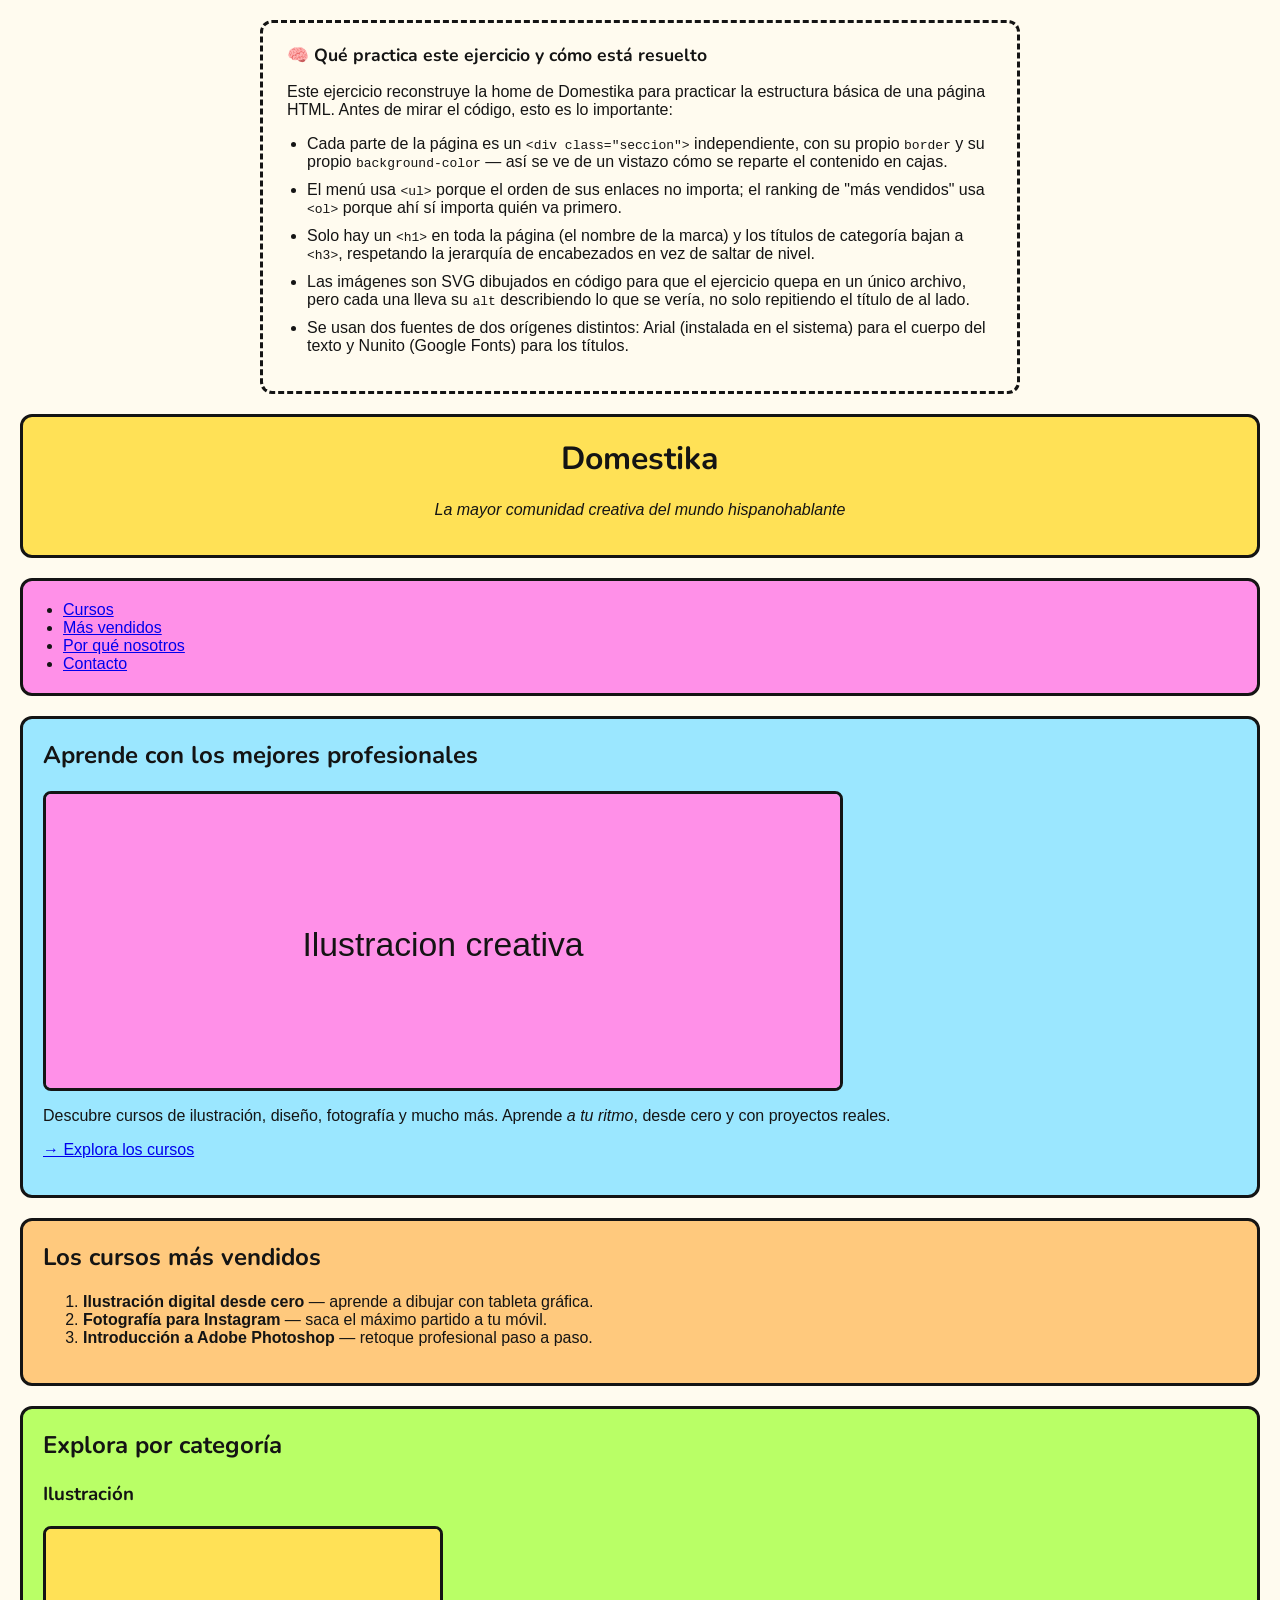
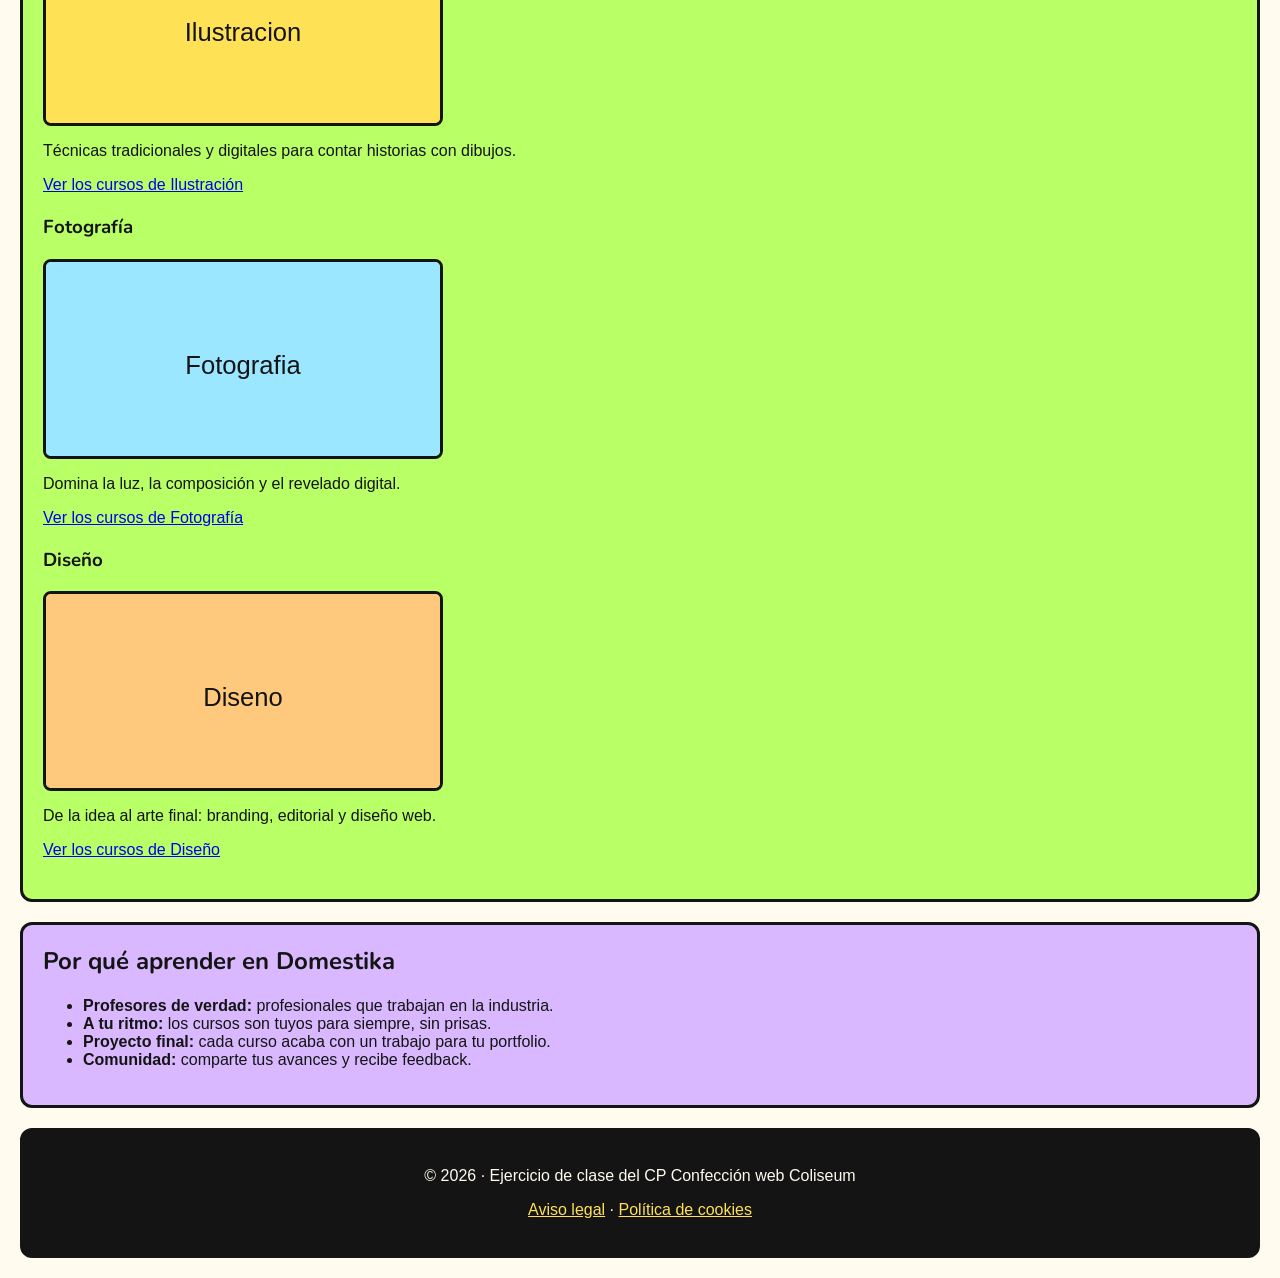
<file: ejercicios/actividad-1/index.html>
<!DOCTYPE html>
<!-- ============================================================
     ACTIVIDAD 1 · Fundamentos del lenguaje HTML
     Home de Domestika reconstruida como ejercicio de clase
     Profesor: Felip Soriano · CP Confección web Coliseum 9/2026

     CÓMO ESTÁ ORGANIZADO ESTE ARCHIVO (léelo en este orden):
     1. <head>  → la ficha técnica: charset, título y los estilos
     2. <body>  → el contenido, dividido en <div class="seccion">
                  (una caja por parte de la página, como dibujamos
                  en el plan de ataque: cabecera, menú, destacado,
                  cursos, ventajas y pie)
     3. Cada <div> lleva UN borde y UN color de fondo distintos:
        es lo que pide el ejercicio para diferenciar las secciones.
     ============================================================ -->
<html lang="es">
<head>
  <meta charset="utf-8">
  <title>Cursos online para creativos | Domestika</title>

  <!-- FUENTE 2 (la de Google Fonts): "Nunito" para títulos.
       Se copia de fonts.google.com y se pega aquí tal cual. -->
  <link rel="preconnect" href="https://fonts.googleapis.com">
  <link rel="preconnect" href="https://fonts.gstatic.com" crossorigin>
  <link href="https://fonts.googleapis.com/css2?family=Nunito:wght@400;700;900&display=swap" rel="stylesheet">

  <!-- Los estilos van aquí dentro (<style>) para que el ejercicio
       sea UN SOLO archivo, como pide la entrega ("index.html").
       En proyectos reales los pondríamos en un styles.css aparte. -->
  <style>
    /* FUENTE 1 (la del sistema, instalada en tu ordenador):
       Arial/Helvetica va en todo el cuerpo de la página. */
    body {
      font-family: Arial, Helvetica, sans-serif;
      margin: 0;
      background-color: #FFFBEF;
      color: #141414;
    }

    /* Regla MÁGICA del modelo de caja: así width incluye el
       padding y el borde y las cajas miden lo que parece (tema 05). */
    * { box-sizing: border-box; }

    /* Estilo común a TODAS las secciones: cada <div class="seccion">
       es una caja con su propio borde y color de fondo. */
    .seccion {
      border: 3px solid #141414;   /* lo que pide el ejercicio: border */
      margin: 20px;                /* separación entre cajas */
      padding: 20px;               /* aire interior para que no pegue al borde */
      border-radius: 12px;
    }

    /* Títulos: usan la fuente de Google Fonts. */
    h1, h2, h3 { font-family: "Nunito", Arial, sans-serif; margin-top: 0; }

    /* Color de fondo DIFERENTE por sección (también lo pide el ejercicio) */
    #cabecera   { background-color: #FFE156; text-align: center; }
    #menu       { background-color: #FF90E8; }
    #destacado  { background-color: #9BE7FF; }
    #vendidos   { background-color: #FFC97D; }
    #categorias { background-color: #B9FF66; }
    #ventajas   { background-color: #D9B8FF; }
    #pie        { background-color: #141414; color: #FFFBEF; text-align: center; }

    /* Pequeños retoques de legibilidad ("un libro para pantalla") */
    img { max-width: 100%; border: 3px solid #141414; border-radius: 8px; display: block; margin: 12px 0; }
    #menu ul { margin: 0; padding-left: 20px; }
    #pie a { color: #FFE156; }
    .curso { margin-bottom: 20px; }

    /* Panel de explicación: NO es parte del ejercicio en sí,
       es la chuleta que explica cómo está resuelto. Por eso
       lleva un estilo distinto (borde discontinuo) al resto. */
    .nota-explicacion {
      max-width: 760px;
      margin: 20px auto;
      padding: 20px 24px;
      background-color: #FFFBEF;
      border: 3px dashed #141414;
      border-radius: 12px;
    }
    .nota-explicacion h2 {
      margin-top: 0;
      font-size: 1.1rem;
    }
    .nota-explicacion ul { padding-left: 20px; }
    .nota-explicacion li { margin-bottom: 10px; }
  </style>
</head>

<body>

  <section class="nota-explicacion">
    <h2>🧠 Qué practica este ejercicio y cómo está resuelto</h2>
    <p>Este ejercicio reconstruye la home de Domestika para practicar la estructura básica
       de una página HTML. Antes de mirar el código, esto es lo importante:</p>
    <ul>
      <li>Cada parte de la página es un <code>&lt;div class="seccion"&gt;</code> independiente,
        con su propio <code>border</code> y su propio <code>background-color</code> — así se ve
        de un vistazo cómo se reparte el contenido en cajas.</li>
      <li>El menú usa <code>&lt;ul&gt;</code> porque el orden de sus enlaces no importa;
        el ranking de "más vendidos" usa <code>&lt;ol&gt;</code> porque ahí sí importa
        quién va primero.</li>
      <li>Solo hay un <code>&lt;h1&gt;</code> en toda la página (el nombre de la marca) y los
        títulos de categoría bajan a <code>&lt;h3&gt;</code>, respetando la jerarquía de
        encabezados en vez de saltar de nivel.</li>
      <li>Las imágenes son SVG dibujados en código para que el ejercicio quepa en un único
        archivo, pero cada una lleva su <code>alt</code> describiendo lo que se vería, no solo
        repitiendo el título de al lado.</li>
      <li>Se usan dos fuentes de dos orígenes distintos: Arial (instalada en el sistema) para
        el cuerpo del texto y Nunito (Google Fonts) para los títulos.</li>
    </ul>
  </section>

  <!-- SECCIÓN 1: CABECERA = la "portada de la revista".
       Un solo <h1> en toda la página (regla de oro). -->
  <div class="seccion" id="cabecera">
    <h1>Domestika</h1>
    <p><em>La mayor comunidad creativa del mundo hispanohablante</em></p>
  </div>

  <!-- SECCIÓN 2: MENÚ = el "índice de la revista".
       Lista SIN orden (<ul>) porque da igual en qué orden la leas. -->
  <div class="seccion" id="menu">
    <ul>
      <li><a href="#categorias">Cursos</a></li>
      <li><a href="#vendidos">Más vendidos</a></li>
      <li><a href="#ventajas">Por qué nosotros</a></li>
      <li><a href="#pie">Contacto</a></li>
    </ul>
  </div>

  <!-- SECCIÓN 3: DESTACADO = el titular grande de portada.
       La imagen es un SVG "dibujado" en código: así el ejercicio
       cabe en un solo archivo. El texto del alt describe la foto. -->
  <div class="seccion" id="destacado">
    <h2>Aprende con los mejores profesionales</h2>
    <img src="data:image/svg+xml,%3Csvg xmlns='http://www.w3.org/2000/svg' width='800' height='300'%3E%3Crect width='800' height='300' fill='%23FF90E8'/%3E%3Ctext x='400' y='165' font-family='Arial' font-size='34' text-anchor='middle' fill='%23141414'%3EIlustracion creativa%3C/text%3E%3C/svg%3E"
         alt="Cartel promocional con los colores de Domestika y el lema Ilustración creativa" width="800" height="300">
    <p>Descubre cursos de ilustración, diseño, fotografía y mucho más.
       Aprende <em>a tu ritmo</em>, desde cero y con proyectos reales.</p>
    <p><a href="#categorias">→ Explora los cursos</a></p>
  </div>

  <!-- SECCIÓN 4: LOS MÁS VENDIDOS = un RANKING.
       Lista CON orden (<ol>) porque el puesto 1 no es el puesto 3. -->
  <div class="seccion" id="vendidos">
    <h2>Los cursos más vendidos</h2>
    <ol>
      <li><strong>Ilustración digital desde cero</strong> — aprende a dibujar con tableta gráfica.</li>
      <li><strong>Fotografía para Instagram</strong> — saca el máximo partido a tu móvil.</li>
      <li><strong>Introducción a Adobe Photoshop</strong> — retoque profesional paso a paso.</li>
    </ol>
  </div>

  <!-- SECCIÓN 5: CATEGORÍAS = el escaparate.
       Tres <h3> (tercer nivel de título pedido en el enunciado),
       cada uno con su imagen, su párrafo y su enlace. -->
  <div class="seccion" id="categorias">
    <h2>Explora por categoría</h2>

    <div class="curso">
      <h3>Ilustración</h3>
      <img src="data:image/svg+xml,%3Csvg xmlns='http://www.w3.org/2000/svg' width='400' height='200'%3E%3Crect width='400' height='200' fill='%23FFE156'/%3E%3Ctext x='200' y='115' font-family='Arial' font-size='26' text-anchor='middle' fill='%23141414'%3EIlustracion%3C/text%3E%3C/svg%3E"
           alt="Miniatura de color amarillo que representa la categoría de cursos de Ilustración" width="400" height="200">
      <p>Técnicas tradicionales y digitales para contar historias con dibujos.</p>
      <a href="#">Ver los cursos de Ilustración</a>
    </div>

    <div class="curso">
      <h3>Fotografía</h3>
      <img src="data:image/svg+xml,%3Csvg xmlns='http://www.w3.org/2000/svg' width='400' height='200'%3E%3Crect width='400' height='200' fill='%239BE7FF'/%3E%3Ctext x='200' y='115' font-family='Arial' font-size='26' text-anchor='middle' fill='%23141414'%3EFotografia%3C/text%3E%3C/svg%3E"
           alt="Miniatura de color azul que representa la categoría de cursos de Fotografía" width="400" height="200">
      <p>Domina la luz, la composición y el revelado digital.</p>
      <a href="#">Ver los cursos de Fotografía</a>
    </div>

    <div class="curso">
      <h3>Diseño</h3>
      <img src="data:image/svg+xml,%3Csvg xmlns='http://www.w3.org/2000/svg' width='400' height='200'%3E%3Crect width='400' height='200' fill='%23FFC97D'/%3E%3Ctext x='200' y='115' font-family='Arial' font-size='26' text-anchor='middle' fill='%23141414'%3EDiseno%3C/text%3E%3C/svg%3E"
           alt="Miniatura de color naranja que representa la categoría de cursos de Diseño" width="400" height="200">
      <p>De la idea al arte final: branding, editorial y diseño web.</p>
      <a href="#">Ver los cursos de Diseño</a>
    </div>
  </div>

  <!-- SECCIÓN 6: VENTAJAS = argumentos, con <strong> para lo importante. -->
  <div class="seccion" id="ventajas">
    <h2>Por qué aprender en Domestika</h2>
    <ul>
      <li><strong>Profesores de verdad:</strong> profesionales que trabajan en la industria.</li>
      <li><strong>A tu ritmo:</strong> los cursos son tuyos para siempre, sin prisas.</li>
      <li><strong>Proyecto final:</strong> cada curso acaba con un trabajo para tu portfolio.</li>
      <li><strong>Comunidad:</strong> comparte tus avances y recibe feedback.</li>
    </ul>
  </div>

  <!-- SECCIÓN 7: PIE = la parte de abajo con la letra pequeña. -->
  <div class="seccion" id="pie">
    <p>© 2026 · Ejercicio de clase del CP Confección web Coliseum</p>
    <p><a href="#">Aviso legal</a> · <a href="#">Política de cookies</a></p>
  </div>

</body>
</html>
</file>
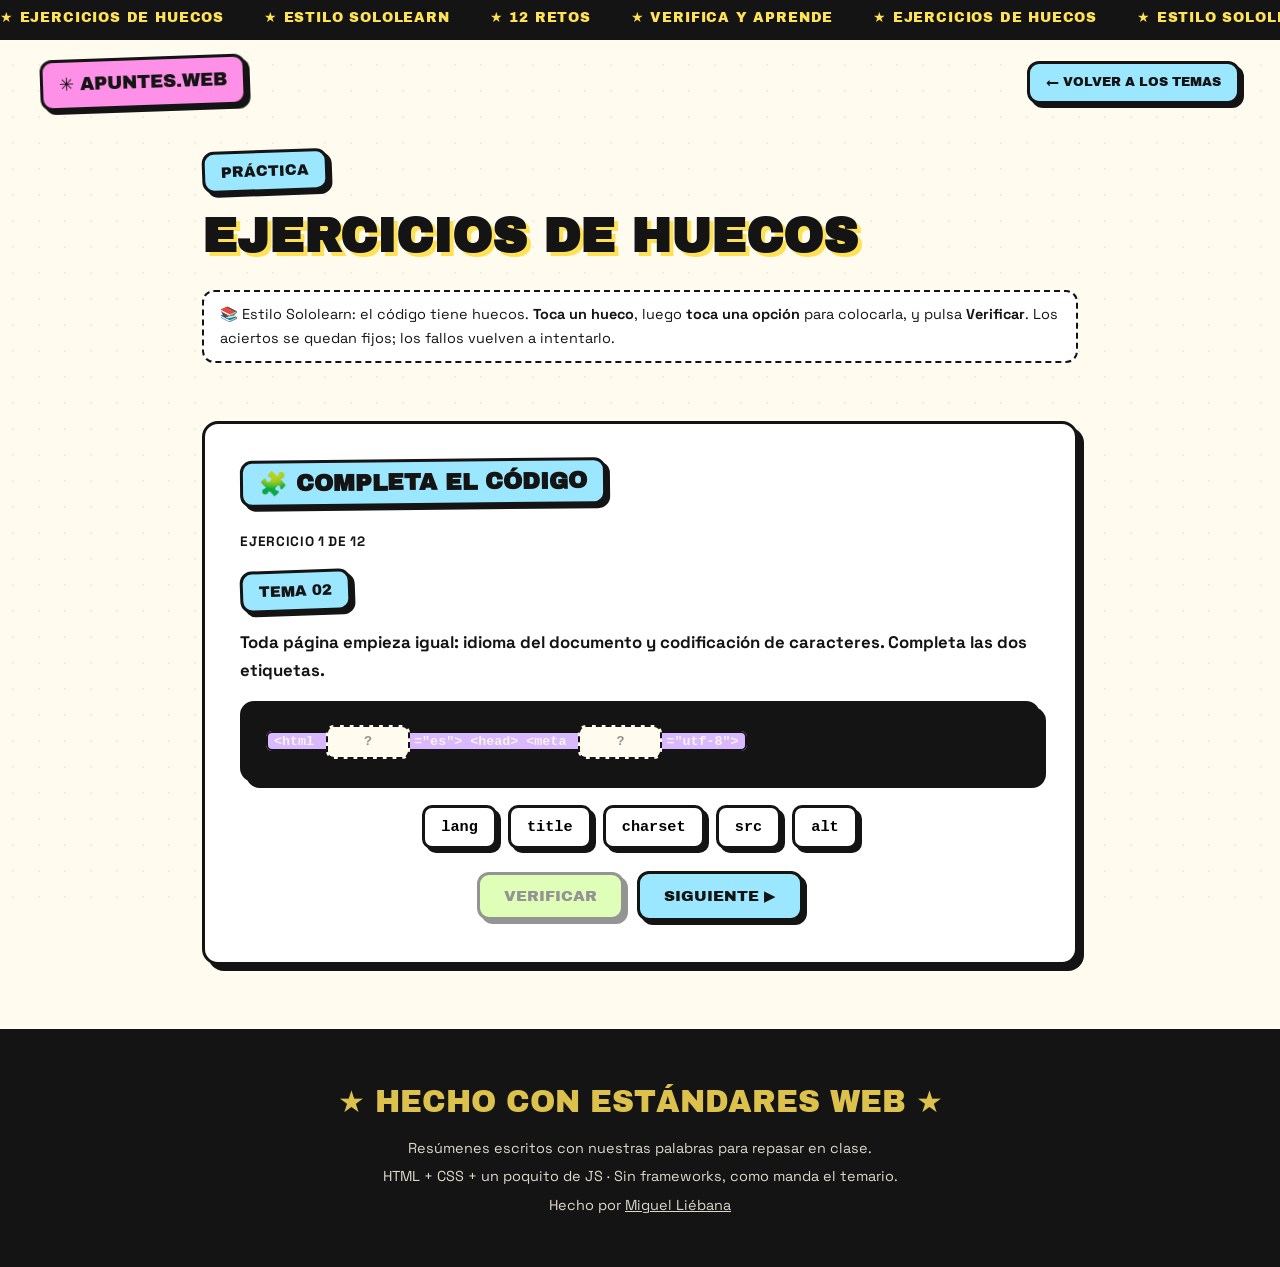
<file: ejercicios-huecos.html>
<!DOCTYPE html>
<html lang="es">
<head>
  <meta charset="UTF-8">
  <meta name="viewport" content="width=device-width, initial-scale=1.0">
  <title>Ejercicios de huecos — Apuntes Web</title>
  <meta name="description" content="Completa el código: toca un hueco, elige la opción correcta y verifica. 12 retos estilo Sololearn sacados de las fichas del CP.">
  <meta name="theme-color" content="#FFE156">
  <link rel="icon" href="data:image/svg+xml,<svg xmlns='http://www.w3.org/2000/svg' viewBox='0 0 100 100'><text y='0.9em' font-size='90'>✳</text></svg>">
  <link rel="preconnect" href="https://fonts.googleapis.com">
  <link rel="preconnect" href="https://fonts.gstatic.com" crossorigin>
  <link href="https://fonts.googleapis.com/css2?family=Archivo+Black&family=Space+Grotesk:wght@400;500;700&display=swap" rel="stylesheet">
  <link rel="stylesheet" href="css/style.css">
</head>
<body>

  <div class="marquee" aria-hidden="true">
    <div class="marquee-track">
      <span>★ Ejercicios de huecos</span><span>★ Estilo Sololearn</span><span>★ 12 retos</span><span>★ Verifica y aprende</span>
      <span>★ Ejercicios de huecos</span><span>★ Estilo Sololearn</span><span>★ 12 retos</span><span>★ Verifica y aprende</span>
    </div>
  </div>

  <header class="site-header">
    <a class="logo" href="index.html">✳ APUNTES.WEB</a>
    <a class="btn small blue" href="index.html">← Volver a los temas</a>
  </header>

  <main class="container" data-huecos>

    <section class="tema-hero">
      <span class="tema-badge">Práctica</span>
      <h1>Ejercicios de huecos</h1>
      <p class="fuente">📚 Estilo Sololearn: el código tiene huecos. <b>Toca un hueco</b>, luego <b>toca una opción</b>
      para colocarla, y pulsa <b>Verificar</b>. Los aciertos se quedan fijos; los fallos vuelven a intentarlo.</p>
    </section>

    <section class="section">
      <h2 class="box-title alt2">🧩 Completa el código</h2>

      <p class="task-counter" data-h-contador>Ejercicio 1 de 12</p>
      <p><span class="tema-badge" data-h-tema>Tema 02</span></p>
      <p data-h-intro style="font-weight:700;">Cargando…</p>

      <div class="codigo-huecos"><code data-h-codigo></code></div>

      <div class="opciones" data-h-opciones></div>

      <div class="retroalimentacion" data-h-feedback></div>

      <div class="controles-huecos">
        <button class="btn green" data-h-verificar disabled>Verificar</button>
        <button class="btn blue" data-h-siguiente hidden>Siguiente ▶</button>
      </div>
    </section>

  </main>

  <footer>
    <p class="big">★ Hecho con estándares web ★</p>
    <p>Resúmenes escritos con nuestras palabras para repasar en clase.</p>
    <p>HTML + CSS + un poquito de JS · Sin frameworks, como manda el temario.</p>
    <p>Hecho por <a href="https://miguellv.framer.website" target="_blank" rel="noopener">Miguel Liébana</a></p>
  </footer>

  <script src="js/main.js"></script>
</body>
</html>
</file>
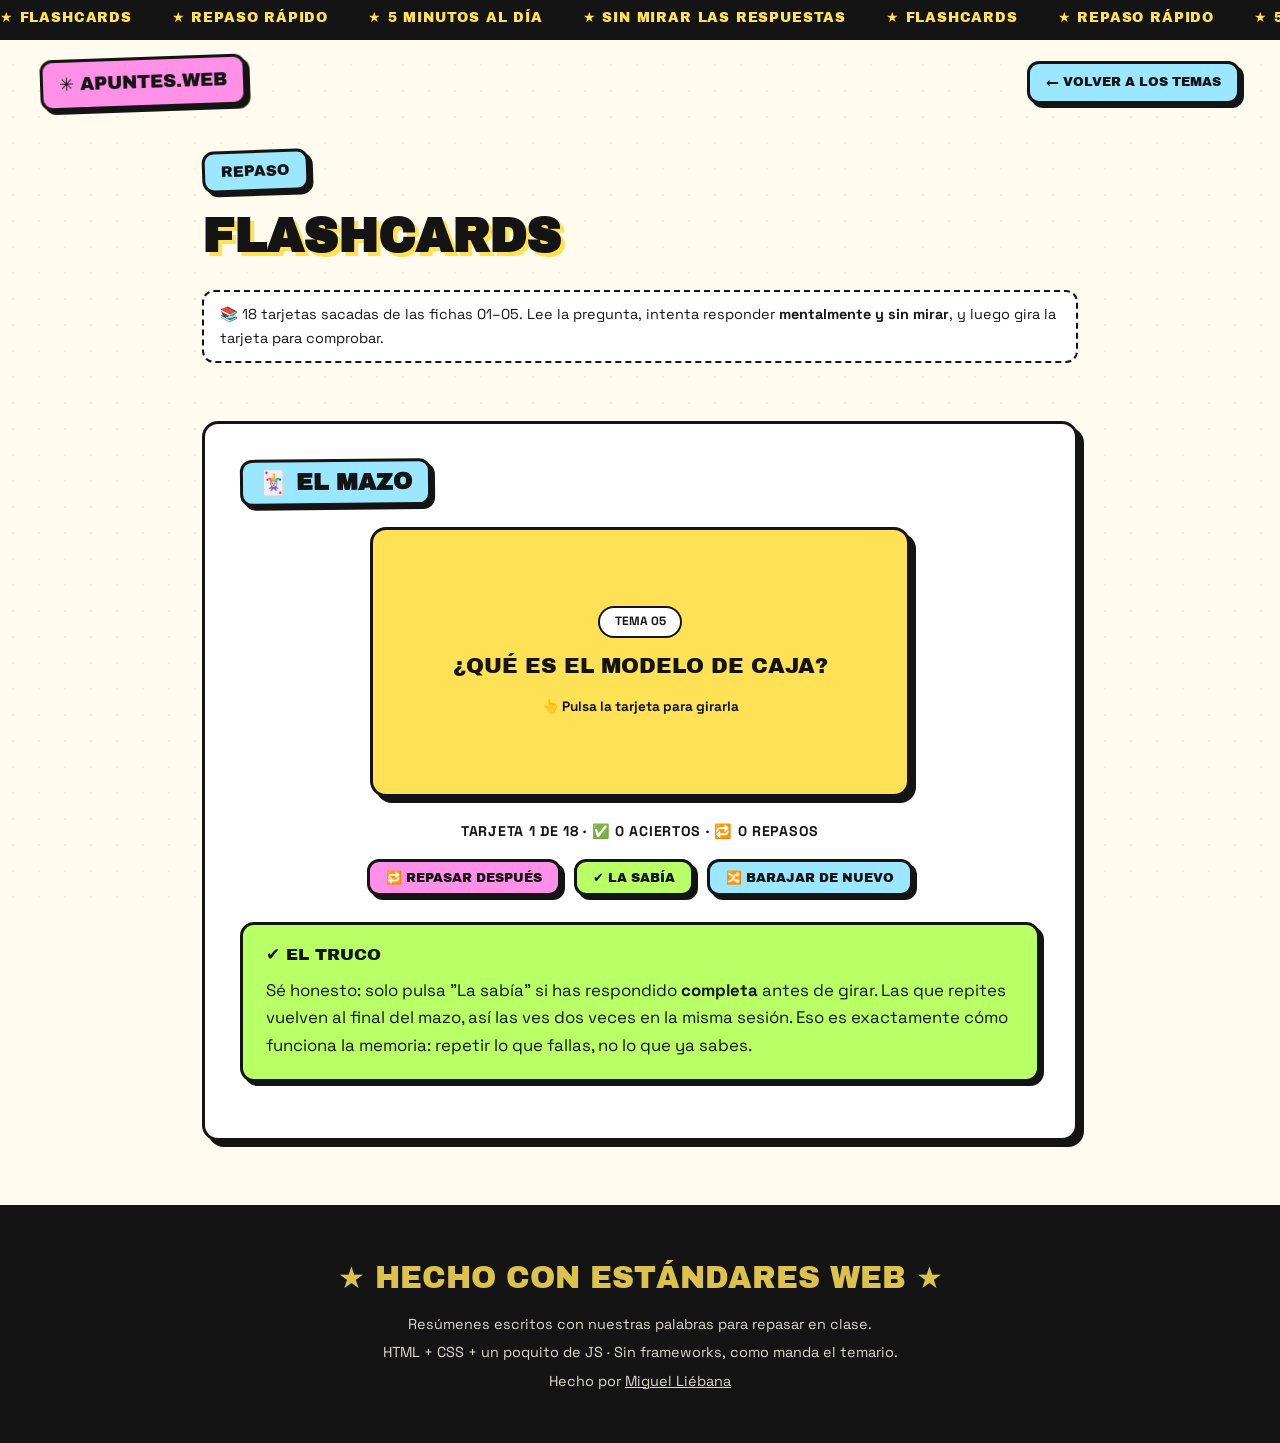
<file: flashcards.html>
<!DOCTYPE html>
<html lang="es">
<head>
  <meta charset="UTF-8">
  <meta name="viewport" content="width=device-width, initial-scale=1.0">
  <title>Flashcards — Apuntes Web</title>
  <meta name="description" content="Tarjetas de memoria para repasar etiquetas y propiedades de las fichas del CP.">
  <meta name="theme-color" content="#FFE156">
  <link rel="icon" href="data:image/svg+xml,<svg xmlns='http://www.w3.org/2000/svg' viewBox='0 0 100 100'><text y='0.9em' font-size='90'>✳</text></svg>">
  <link rel="preconnect" href="https://fonts.googleapis.com">
  <link rel="preconnect" href="https://fonts.gstatic.com" crossorigin>
  <link href="https://fonts.googleapis.com/css2?family=Archivo+Black&family=Space+Grotesk:wght@400;500;700&display=swap" rel="stylesheet">
  <link rel="stylesheet" href="css/style.css">
</head>
<body>

  <div class="marquee" aria-hidden="true">
    <div class="marquee-track">
      <span>★ Flashcards</span><span>★ Repaso rápido</span><span>★ 5 minutos al día</span><span>★ Sin mirar las respuestas</span>
      <span>★ Flashcards</span><span>★ Repaso rápido</span><span>★ 5 minutos al día</span><span>★ Sin mirar las respuestas</span>
    </div>
  </div>

  <header class="site-header">
    <a class="logo" href="index.html">✳ APUNTES.WEB</a>
    <a class="btn small blue" href="index.html">← Volver a los temas</a>
  </header>

  <main class="container" data-memoria>

    <section class="tema-hero">
      <span class="tema-badge">Repaso</span>
      <h1>Flashcards</h1>
      <p class="fuente">📚 18 tarjetas sacadas de las fichas 01–05. Lee la pregunta, intenta responder <b>mentalmente
      y sin mirar</b>, y luego gira la tarjeta para comprobar.</p>
    </section>

    <section class="section">
      <h2 class="box-title alt2">🃏 El mazo</h2>

      <div class="tarjeta-memoria" data-tarjeta title="Pulsa para girar">
        <div class="tarjeta-interior">
          <div class="cara cara-delante">
            <span class="tema-cara" data-tema-cara>Tema 01</span>
            <p class="pregunta-grande" data-pregunta>Cargando pregunta…</p>
            <p style="margin:0; font-size:.85rem; font-weight:700;">👆 Pulsa la tarjeta para girarla</p>
          </div>
          <div class="cara cara-detras">
            <span class="tema-cara">Respuesta</span>
            <p class="respuesta-cara" data-respuesta></p>
          </div>
        </div>
      </div>

      <p class="contador-memoria" data-contador-memoria>Preparando el mazo…</p>

      <div class="controles-memoria">
        <button class="btn small pink" data-repasar>🔁 Repasar después</button>
        <button class="btn small green" data-sabia>✔ La sabía</button>
        <button class="btn small blue" data-barajar>🔀 Barajar de nuevo</button>
      </div>

      <div class="callout tip" style="margin-top:1.6rem;">
        <p class="callout-title">✔ El truco</p>
        <p style="margin:0;">Sé honesto: solo pulsa "La sabía" si has respondido <b>completa</b> antes de girar.
        Las que repites vuelven al final del mazo, así las ves dos veces en la misma sesión. Eso es
        exactamente cómo funciona la memoria: repetir lo que fallas, no lo que ya sabes.</p>
      </div>
    </section>

  </main>

  <footer>
    <p class="big">★ Hecho con estándares web ★</p>
    <p>Resúmenes escritos con nuestras palabras para repasar en clase.</p>
    <p>HTML + CSS + un poquito de JS · Sin frameworks, como manda el temario.</p>
    <p>Hecho por <a href="https://miguellv.framer.website" target="_blank" rel="noopener">Miguel Liébana</a></p>
  </footer>

  <script src="js/main.js"></script>
</body>
</html>
</file>
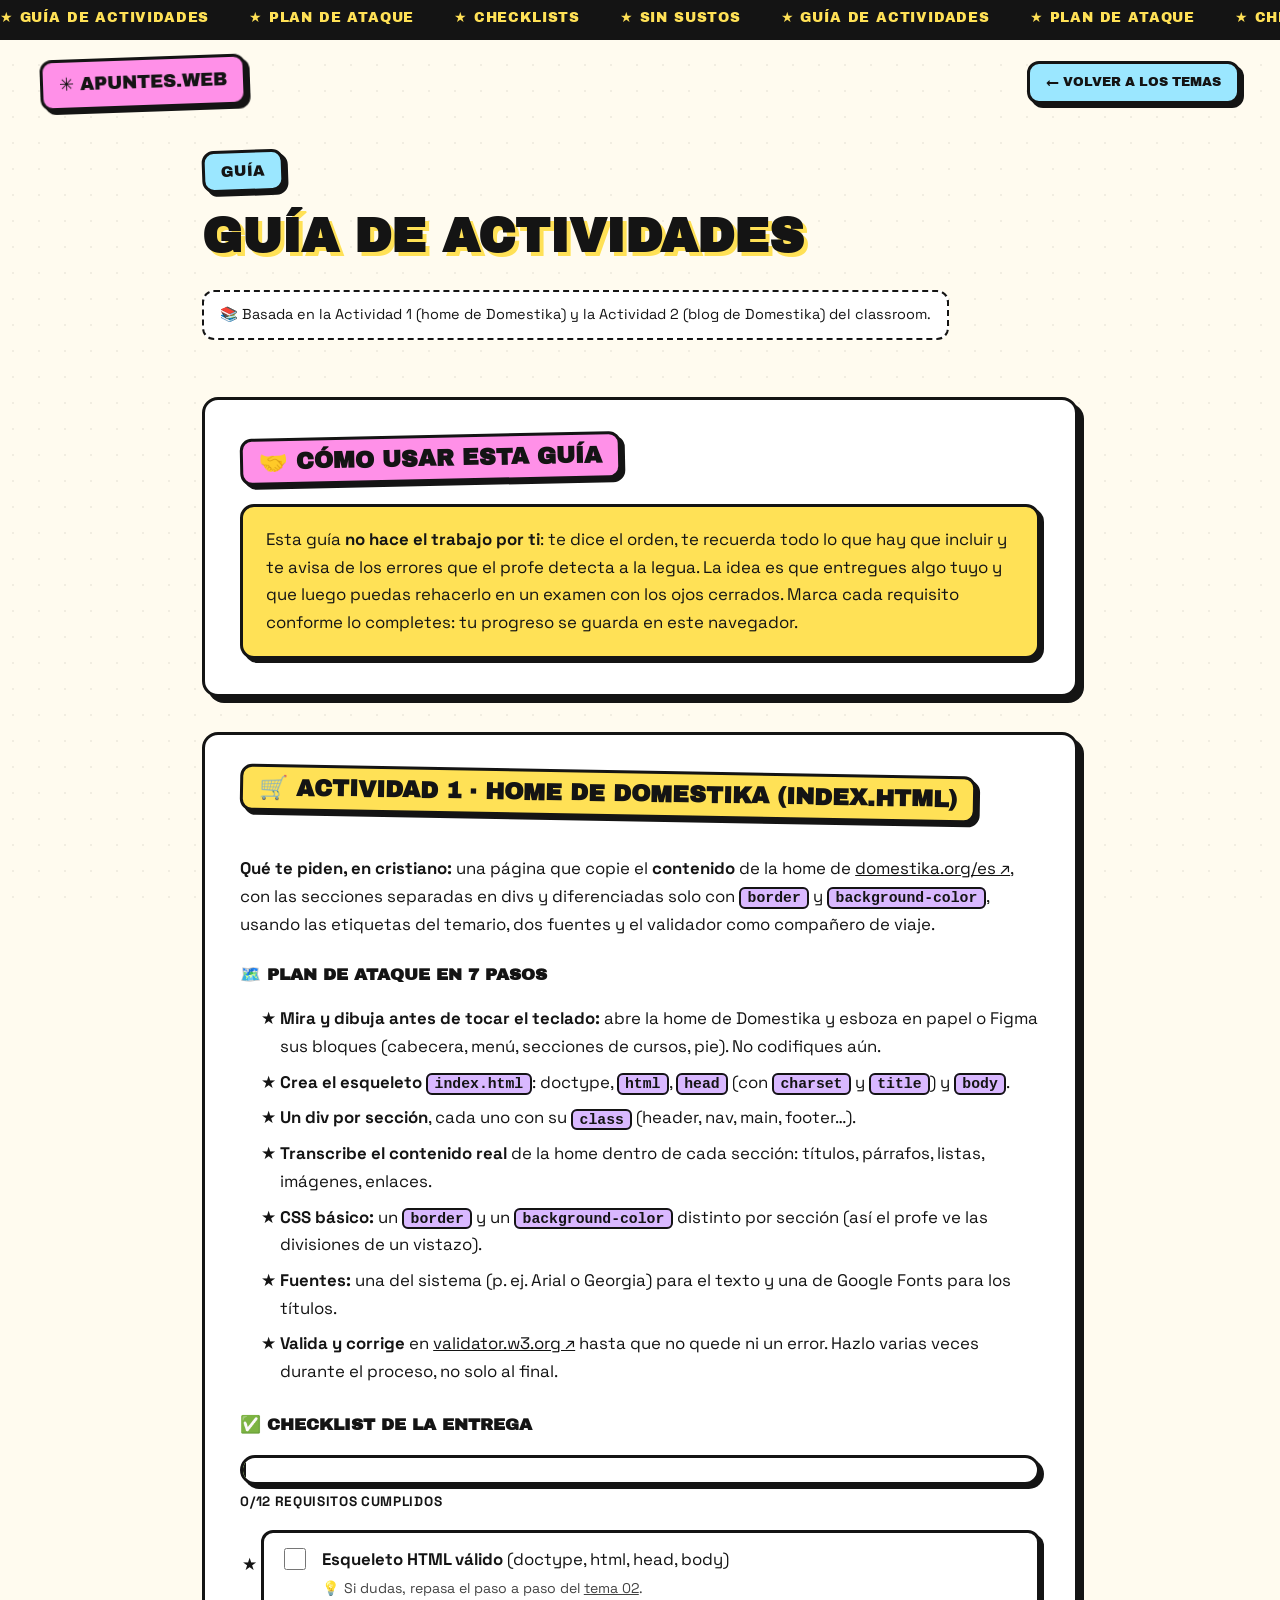
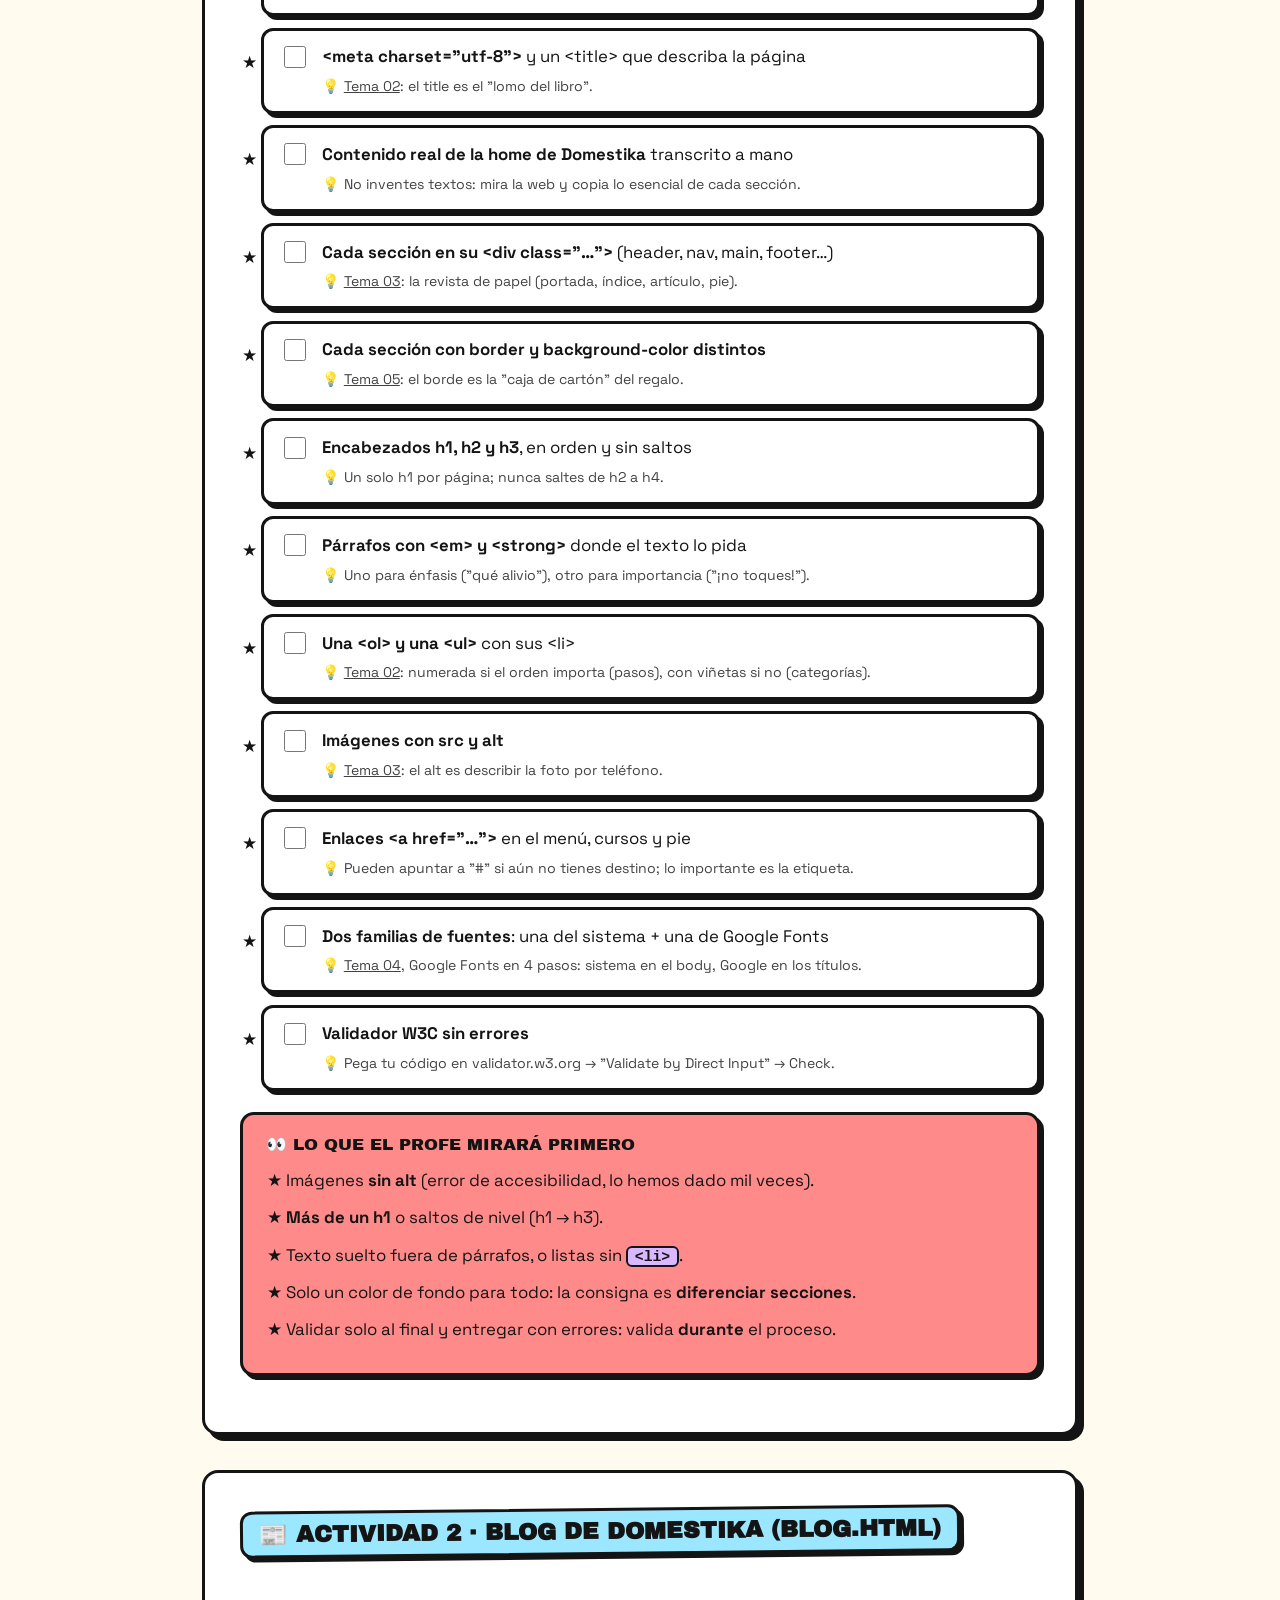
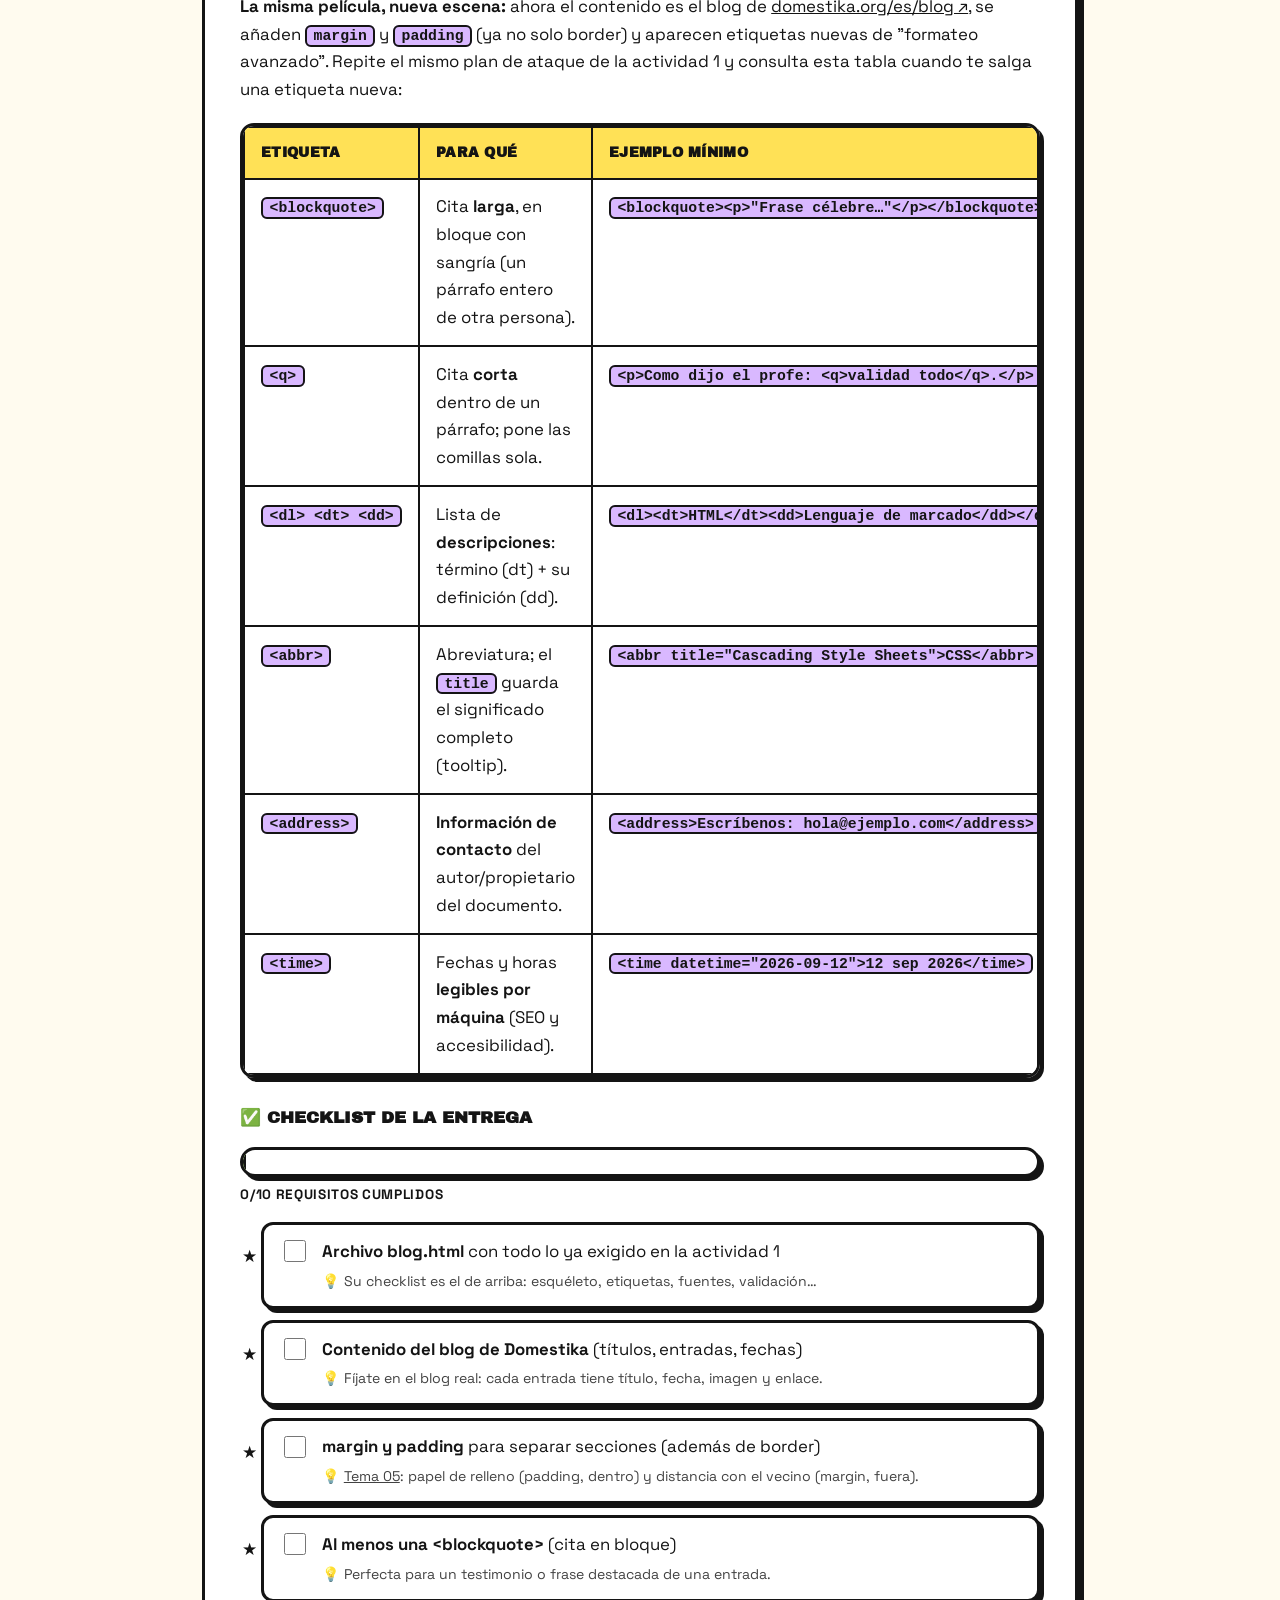
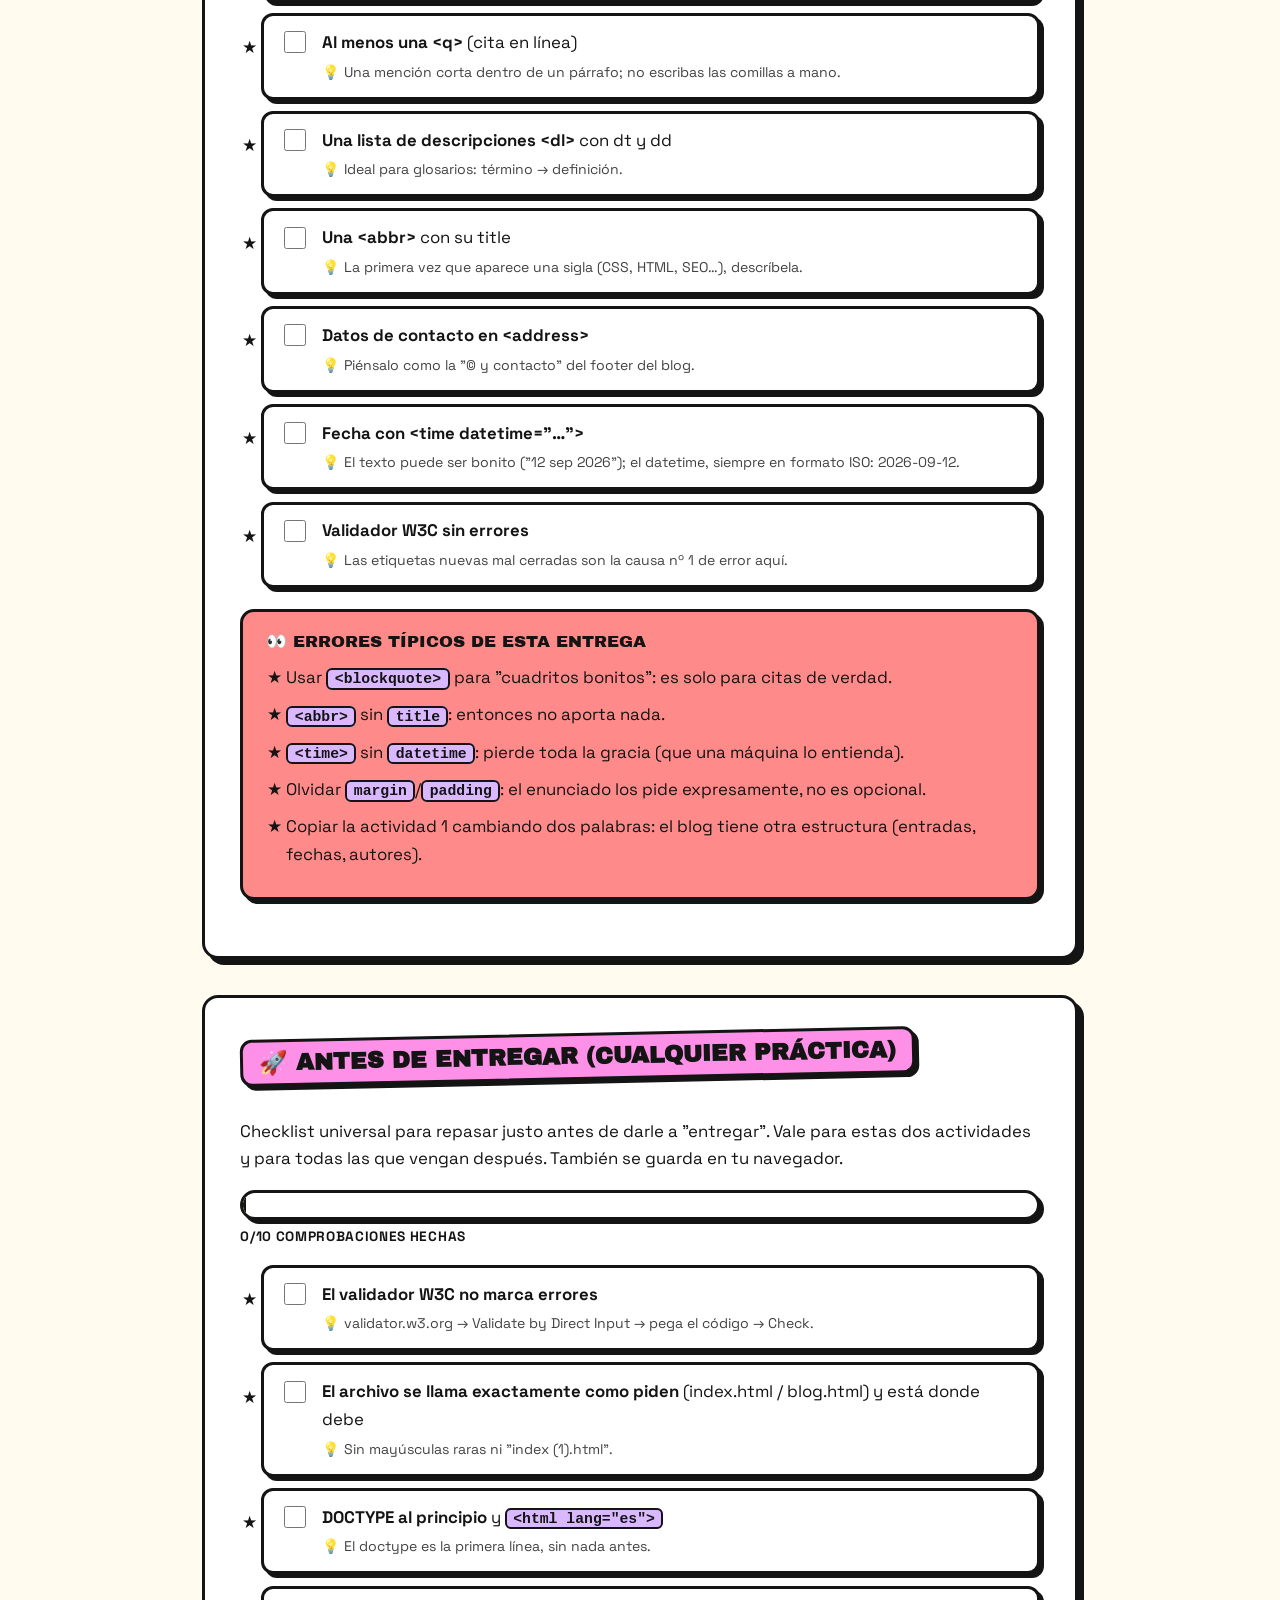
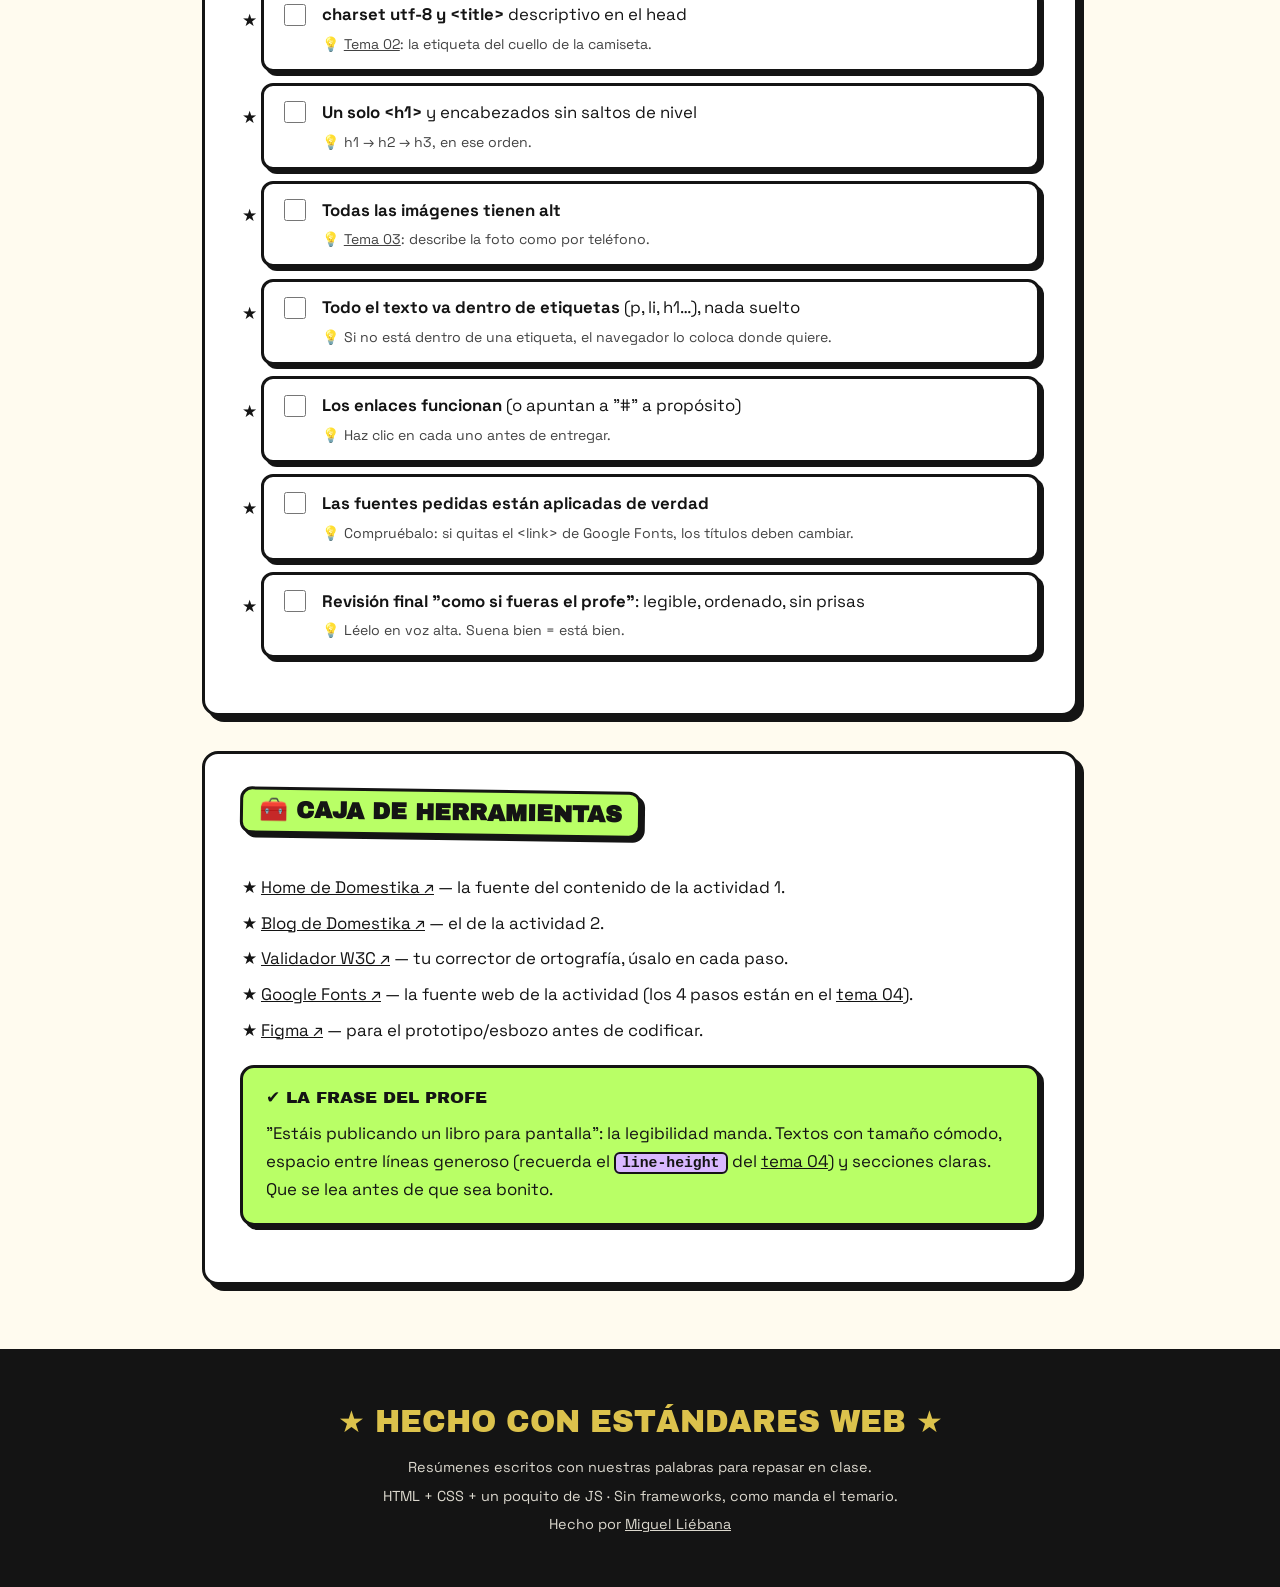
<file: guia-actividades.html>
<!DOCTYPE html>
<html lang="es">
<head>
  <meta charset="UTF-8">
  <meta name="viewport" content="width=device-width, initial-scale=1.0">
  <title>Guía de actividades — Apuntes Web</title>
  <meta name="description" content="Plan de ataque, checklists interactivos y trucos para resolver las actividades del CP sin sustos.">
  <meta name="theme-color" content="#FFE156">
  <link rel="icon" href="data:image/svg+xml,<svg xmlns='http://www.w3.org/2000/svg' viewBox='0 0 100 100'><text y='0.9em' font-size='90'>✳</text></svg>">
  <link rel="preconnect" href="https://fonts.googleapis.com">
  <link rel="preconnect" href="https://fonts.gstatic.com" crossorigin>
  <link href="https://fonts.googleapis.com/css2?family=Archivo+Black&family=Space+Grotesk:wght@400;500;700&display=swap" rel="stylesheet">
  <link rel="stylesheet" href="css/style.css">
</head>
<body>

  <div class="marquee" aria-hidden="true">
    <div class="marquee-track">
      <span>★ Guía de actividades</span><span>★ Plan de ataque</span><span>★ Checklists</span><span>★ Sin sustos</span>
      <span>★ Guía de actividades</span><span>★ Plan de ataque</span><span>★ Checklists</span><span>★ Sin sustos</span>
    </div>
  </div>

  <header class="site-header">
    <a class="logo" href="index.html">✳ APUNTES.WEB</a>
    <a class="btn small blue" href="index.html">← Volver a los temas</a>
  </header>

  <main class="container">

    <section class="tema-hero">
      <span class="tema-badge">Guía</span>
      <h1>Guía de actividades</h1>
      <p class="fuente">📚 Basada en la Actividad 1 (home de Domestika) y la Actividad 2 (blog de Domestika) del classroom.</p>
    </section>

    <section class="section">
      <h2 class="box-title">🤝 Cómo usar esta guía</h2>
      <div class="callout idea" style="margin:0;">
        <p style="margin:0;">Esta guía <b>no hace el trabajo por ti</b>: te dice el orden, te recuerda todo lo que hay que
        incluir y te avisa de los errores que el profe detecta a la legua. La idea es que entregues algo tuyo y que
        luego puedas rehacerlo en un examen con los ojos cerrados. Marca cada requisito conforme lo completes:
        tu progreso se guarda en este navegador.</p>
      </div>
    </section>

    <section class="section">
      <h2 class="box-title alt">🛒 Actividad 1 · Home de Domestika (index.html)</h2>

      <p><b>Qué te piden, en cristiano:</b> una página que copie el <b>contenido</b> de la home de
      <a href="https://www.domestika.org/es" target="_blank" rel="noopener">domestika.org/es ↗</a>, con las secciones
      separadas en divs y diferenciadas solo con <code>border</code> y <code>background-color</code>, usando las etiquetas
      del temario, dos fuentes y el validador como compañero de viaje.</p>

      <h3 style="font-family:var(--font-display); text-transform:uppercase; font-size:1.05rem; margin:1.4rem 0 .6rem;">🗺️ Plan de ataque en 7 pasos</h3>
      <ol>
        <li><b>Mira y dibuja antes de tocar el teclado:</b> abre la home de Domestika y esboza en papel o Figma sus bloques (cabecera, menú, secciones de cursos, pie). No codifiques aún.</li>
        <li><b>Crea el esqueleto</b> <code>index.html</code>: doctype, <code>html</code>, <code>head</code> (con <code>charset</code> y <code>title</code>) y <code>body</code>.</li>
        <li><b>Un div por sección</b>, cada uno con su <code>class</code> (header, nav, main, footer…).</li>
        <li><b>Transcribe el contenido real</b> de la home dentro de cada sección: títulos, párrafos, listas, imágenes, enlaces.</li>
        <li><b>CSS básico:</b> un <code>border</code> y un <code>background-color</code> distinto por sección (así el profe ve las divisiones de un vistazo).</li>
        <li><b>Fuentes:</b> una del sistema (p. ej. Arial o Georgia) para el texto y una de Google Fonts para los títulos.</li>
        <li><b>Valida y corrige</b> en <a href="https://validator.w3.org/" target="_blank" rel="noopener">validator.w3.org ↗</a> hasta que no quede ni un error. Hazlo varias veces durante el proceso, no solo al final.</li>
      </ol>

      <h3 style="font-family:var(--font-display); text-transform:uppercase; font-size:1.05rem; margin:1.6rem 0 .6rem;">✅ Checklist de la entrega</h3>
      <div class="progress" role="progressbar" aria-label="Progreso de la actividad 1"><div class="progress-fill" data-progreso="a1"></div></div>
      <p class="task-counter"><span data-contador="a1">0/12</span> requisitos cumplidos</p>

      <ul class="task-list" data-checklist="a1">
        <li class="task-item"><label><input type="checkbox" value="a1-1"><span class="task-text"><b>Esqueleto HTML válido</b> (doctype, html, head, body)<span class="task-hint">💡 Si dudas, repasa el paso a paso del <a href="tema-02.html">tema 02</a>.</span></span></label></li>
        <li class="task-item"><label><input type="checkbox" value="a1-2"><span class="task-text"><b>&lt;meta charset="utf-8"&gt;</b> y un &lt;title&gt; que describa la página<span class="task-hint">💡 <a href="tema-02.html">Tema 02</a>: el title es el "lomo del libro".</span></span></label></li>
        <li class="task-item"><label><input type="checkbox" value="a1-3"><span class="task-text"><b>Contenido real de la home de Domestika</b> transcrito a mano<span class="task-hint">💡 No inventes textos: mira la web y copia lo esencial de cada sección.</span></span></label></li>
        <li class="task-item"><label><input type="checkbox" value="a1-4"><span class="task-text"><b>Cada sección en su &lt;div class="…"&gt;</b> (header, nav, main, footer…)<span class="task-hint">💡 <a href="tema-03.html">Tema 03</a>: la revista de papel (portada, índice, artículo, pie).</span></span></label></li>
        <li class="task-item"><label><input type="checkbox" value="a1-5"><span class="task-text"><b>Cada sección con border y background-color distintos</b><span class="task-hint">💡 <a href="tema-05.html">Tema 05</a>: el borde es la "caja de cartón" del regalo.</span></span></label></li>
        <li class="task-item"><label><input type="checkbox" value="a1-6"><span class="task-text"><b>Encabezados h1, h2 y h3</b>, en orden y sin saltos<span class="task-hint">💡 Un solo h1 por página; nunca saltes de h2 a h4.</span></span></label></li>
        <li class="task-item"><label><input type="checkbox" value="a1-7"><span class="task-text"><b>Párrafos con &lt;em&gt; y &lt;strong&gt;</b> donde el texto lo pida<span class="task-hint">💡 Uno para énfasis ("qué alivio"), otro para importancia ("¡no toques!").</span></span></label></li>
        <li class="task-item"><label><input type="checkbox" value="a1-8"><span class="task-text"><b>Una &lt;ol&gt; y una &lt;ul&gt;</b> con sus &lt;li&gt;<span class="task-hint">💡 <a href="tema-02.html">Tema 02</a>: numerada si el orden importa (pasos), con viñetas si no (categorías).</span></span></label></li>
        <li class="task-item"><label><input type="checkbox" value="a1-9"><span class="task-text"><b>Imágenes con src y alt</b><span class="task-hint">💡 <a href="tema-03.html">Tema 03</a>: el alt es describir la foto por teléfono.</span></span></label></li>
        <li class="task-item"><label><input type="checkbox" value="a1-10"><span class="task-text"><b>Enlaces &lt;a href="…"&gt;</b> en el menú, cursos y pie<span class="task-hint">💡 Pueden apuntar a "#" si aún no tienes destino; lo importante es la etiqueta.</span></span></label></li>
        <li class="task-item"><label><input type="checkbox" value="a1-11"><span class="task-text"><b>Dos familias de fuentes</b>: una del sistema + una de Google Fonts<span class="task-hint">💡 <a href="tema-04.html">Tema 04</a>, Google Fonts en 4 pasos: sistema en el body, Google en los títulos.</span></span></label></li>
        <li class="task-item"><label><input type="checkbox" value="a1-12"><span class="task-text"><b>Validador W3C sin errores</b><span class="task-hint">💡 Pega tu código en validator.w3.org → "Validate by Direct Input" → Check.</span></span></label></li>
      </ul>

      <div class="callout horror">
        <p class="callout-title">👀 Lo que el profe mirará primero</p>
        <ul>
          <li>Imágenes <b>sin alt</b> (error de accesibilidad, lo hemos dado mil veces).</li>
          <li><b>Más de un h1</b> o saltos de nivel (h1 → h3).</li>
          <li>Texto suelto fuera de párrafos, o listas sin <code>&lt;li&gt;</code>.</li>
          <li>Solo un color de fondo para todo: la consigna es <b>diferenciar secciones</b>.</li>
          <li>Validar solo al final y entregar con errores: valida <b>durante</b> el proceso.</li>
        </ul>
      </div>
    </section>

    <section class="section">
      <h2 class="box-title alt2">📰 Actividad 2 · Blog de Domestika (blog.html)</h2>

      <p><b>La misma película, nueva escena:</b> ahora el contenido es el blog de
      <a href="https://www.domestika.org/es/blog" target="_blank" rel="noopener">domestika.org/es/blog ↗</a>, se añaden
      <code>margin</code> y <code>padding</code> (ya no solo border) y aparecen etiquetas nuevas de "formateo avanzado".
      Repite el mismo plan de ataque de la actividad 1 y consulta esta tabla cuando te salga una etiqueta nueva:</p>

      <div class="table-wrap">
        <table>
          <thead>
            <tr><th>Etiqueta</th><th>Para qué</th><th>Ejemplo mínimo</th></tr>
          </thead>
          <tbody>
            <tr>
              <td><code>&lt;blockquote&gt;</code></td>
              <td>Cita <b>larga</b>, en bloque con sangría (un párrafo entero de otra persona).</td>
              <td><code>&lt;blockquote&gt;&lt;p&gt;"Frase célebre…"&lt;/p&gt;&lt;/blockquote&gt;</code></td>
            </tr>
            <tr>
              <td><code>&lt;q&gt;</code></td>
              <td>Cita <b>corta</b> dentro de un párrafo; pone las comillas sola.</td>
              <td><code>&lt;p&gt;Como dijo el profe: &lt;q&gt;validad todo&lt;/q&gt;.&lt;/p&gt;</code></td>
            </tr>
            <tr>
              <td><code>&lt;dl&gt; &lt;dt&gt; &lt;dd&gt;</code></td>
              <td>Lista de <b>descripciones</b>: término (dt) + su definición (dd).</td>
              <td><code>&lt;dl&gt;&lt;dt&gt;HTML&lt;/dt&gt;&lt;dd&gt;Lenguaje de marcado&lt;/dd&gt;&lt;/dl&gt;</code></td>
            </tr>
            <tr>
              <td><code>&lt;abbr&gt;</code></td>
              <td>Abreviatura; el <code>title</code> guarda el significado completo (tooltip).</td>
              <td><code>&lt;abbr title="Cascading Style Sheets"&gt;CSS&lt;/abbr&gt;</code></td>
            </tr>
            <tr>
              <td><code>&lt;address&gt;</code></td>
              <td><b>Información de contacto</b> del autor/propietario del documento.</td>
              <td><code>&lt;address&gt;Escríbenos: hola@ejemplo.com&lt;/address&gt;</code></td>
            </tr>
            <tr>
              <td><code>&lt;time&gt;</code></td>
              <td>Fechas y horas <b>legibles por máquina</b> (SEO y accesibilidad).</td>
              <td><code>&lt;time datetime="2026-09-12"&gt;12 sep 2026&lt;/time&gt;</code></td>
            </tr>
          </tbody>
        </table>
      </div>

      <h3 style="font-family:var(--font-display); text-transform:uppercase; font-size:1.05rem; margin:1.6rem 0 .6rem;">✅ Checklist de la entrega</h3>
      <div class="progress" role="progressbar" aria-label="Progreso de la actividad 2"><div class="progress-fill" data-progreso="a2"></div></div>
      <p class="task-counter"><span data-contador="a2">0/10</span> requisitos cumplidos</p>

      <ul class="task-list" data-checklist="a2">
        <li class="task-item"><label><input type="checkbox" value="a2-1"><span class="task-text"><b>Archivo blog.html</b> con todo lo ya exigido en la actividad 1<span class="task-hint">💡 Su checklist es el de arriba: esquéleto, etiquetas, fuentes, validación…</span></span></label></li>
        <li class="task-item"><label><input type="checkbox" value="a2-2"><span class="task-text"><b>Contenido del blog de Domestika</b> (títulos, entradas, fechas)<span class="task-hint">💡 Fíjate en el blog real: cada entrada tiene título, fecha, imagen y enlace.</span></span></label></li>
        <li class="task-item"><label><input type="checkbox" value="a2-3"><span class="task-text"><b>margin y padding</b> para separar secciones (además de border)<span class="task-hint">💡 <a href="tema-05.html">Tema 05</a>: papel de relleno (padding, dentro) y distancia con el vecino (margin, fuera).</span></span></label></li>
        <li class="task-item"><label><input type="checkbox" value="a2-4"><span class="task-text"><b>Al menos una &lt;blockquote&gt;</b> (cita en bloque)<span class="task-hint">💡 Perfecta para un testimonio o frase destacada de una entrada.</span></span></label></li>
        <li class="task-item"><label><input type="checkbox" value="a2-5"><span class="task-text"><b>Al menos una &lt;q&gt;</b> (cita en línea)<span class="task-hint">💡 Una mención corta dentro de un párrafo; no escribas las comillas a mano.</span></span></label></li>
        <li class="task-item"><label><input type="checkbox" value="a2-6"><span class="task-text"><b>Una lista de descripciones &lt;dl&gt;</b> con dt y dd<span class="task-hint">💡 Ideal para glosarios: término → definición.</span></span></label></li>
        <li class="task-item"><label><input type="checkbox" value="a2-7"><span class="task-text"><b>Una &lt;abbr&gt;</b> con su title<span class="task-hint">💡 La primera vez que aparece una sigla (CSS, HTML, SEO…), descríbela.</span></span></label></li>
        <li class="task-item"><label><input type="checkbox" value="a2-8"><span class="task-text"><b>Datos de contacto en &lt;address&gt;</b><span class="task-hint">💡 Piénsalo como la "© y contacto" del footer del blog.</span></span></label></li>
        <li class="task-item"><label><input type="checkbox" value="a2-9"><span class="task-text"><b>Fecha con &lt;time datetime="…"&gt;</b><span class="task-hint">💡 El texto puede ser bonito ("12 sep 2026"); el datetime, siempre en formato ISO: 2026-09-12.</span></span></label></li>
        <li class="task-item"><label><input type="checkbox" value="a2-10"><span class="task-text"><b>Validador W3C sin errores</b><span class="task-hint">💡 Las etiquetas nuevas mal cerradas son la causa nº 1 de error aquí.</span></span></label></li>
      </ul>

      <div class="callout horror">
        <p class="callout-title">👀 Errores típicos de esta entrega</p>
        <ul>
          <li>Usar <code>&lt;blockquote&gt;</code> para "cuadritos bonitos": es solo para citas de verdad.</li>
          <li><code>&lt;abbr&gt;</code> sin <code>title</code>: entonces no aporta nada.</li>
          <li><code>&lt;time&gt;</code> sin <code>datetime</code>: pierde toda la gracia (que una máquina lo entienda).</li>
          <li>Olvidar <code>margin</code>/<code>padding</code>: el enunciado los pide expresamente, no es opcional.</li>
          <li>Copiar la actividad 1 cambiando dos palabras: el blog tiene otra estructura (entradas, fechas, autores).</li>
        </ul>
      </div>
    </section>

    <section class="section">
      <h2 class="box-title">🚀 Antes de entregar (cualquier práctica)</h2>
      <p>Checklist universal para repasar justo antes de darle a "entregar". Vale para estas dos actividades
      y para todas las que vengan después. También se guarda en tu navegador.</p>

      <div class="progress" role="progressbar" aria-label="Progreso de la revisión final"><div class="progress-fill" data-progreso="global"></div></div>
      <p class="task-counter"><span data-contador="global">0/10</span> comprobaciones hechas</p>

      <ul class="task-list" data-checklist="global">
        <li class="task-item"><label><input type="checkbox" value="g-1"><span class="task-text"><b>El validador W3C no marca errores</b><span class="task-hint">💡 validator.w3.org → Validate by Direct Input → pega el código → Check.</span></span></label></li>
        <li class="task-item"><label><input type="checkbox" value="g-2"><span class="task-text"><b>El archivo se llama exactamente como piden</b> (index.html / blog.html) y está donde debe<span class="task-hint">💡 Sin mayúsculas raras ni "index (1).html".</span></span></label></li>
        <li class="task-item"><label><input type="checkbox" value="g-3"><span class="task-text"><b>DOCTYPE al principio</b> y <code>&lt;html lang="es"&gt;</code><span class="task-hint">💡 El doctype es la primera línea, sin nada antes.</span></span></label></li>
        <li class="task-item"><label><input type="checkbox" value="g-4"><span class="task-text"><b>charset utf-8 y &lt;title&gt;</b> descriptivo en el head<span class="task-hint">💡 <a href="tema-02.html">Tema 02</a>: la etiqueta del cuello de la camiseta.</span></span></label></li>
        <li class="task-item"><label><input type="checkbox" value="g-5"><span class="task-text"><b>Un solo &lt;h1&gt;</b> y encabezados sin saltos de nivel<span class="task-hint">💡 h1 → h2 → h3, en ese orden.</span></span></label></li>
        <li class="task-item"><label><input type="checkbox" value="g-6"><span class="task-text"><b>Todas las imágenes tienen alt</b><span class="task-hint">💡 <a href="tema-03.html">Tema 03</a>: describe la foto como por teléfono.</span></span></label></li>
        <li class="task-item"><label><input type="checkbox" value="g-7"><span class="task-text"><b>Todo el texto va dentro de etiquetas</b> (p, li, h1…), nada suelto<span class="task-hint">💡 Si no está dentro de una etiqueta, el navegador lo coloca donde quiere.</span></span></label></li>
        <li class="task-item"><label><input type="checkbox" value="g-8"><span class="task-text"><b>Los enlaces funcionan</b> (o apuntan a "#" a propósito)<span class="task-hint">💡 Haz clic en cada uno antes de entregar.</span></span></label></li>
        <li class="task-item"><label><input type="checkbox" value="g-9"><span class="task-text"><b>Las fuentes pedidas están aplicadas de verdad</b><span class="task-hint">💡 Compruébalo: si quitas el &lt;link&gt; de Google Fonts, los títulos deben cambiar.</span></span></label></li>
        <li class="task-item"><label><input type="checkbox" value="g-10"><span class="task-text"><b>Revisión final "como si fueras el profe"</b>: legible, ordenado, sin prisas<span class="task-hint">💡 Léelo en voz alta. Suena bien = está bien.</span></span></label></li>
      </ul>
    </section>

    <section class="section">
      <h2 class="box-title alt3">🧰 Caja de herramientas</h2>
      <ul>
        <li><a href="https://www.domestika.org/es" target="_blank" rel="noopener">Home de Domestika ↗</a> — la fuente del contenido de la actividad 1.</li>
        <li><a href="https://www.domestika.org/es/blog" target="_blank" rel="noopener">Blog de Domestika ↗</a> — el de la actividad 2.</li>
        <li><a href="https://validator.w3.org/" target="_blank" rel="noopener">Validador W3C ↗</a> — tu corrector de ortografía, úsalo en cada paso.</li>
        <li><a href="https://fonts.google.com/" target="_blank" rel="noopener">Google Fonts ↗</a> — la fuente web de la actividad (los 4 pasos están en el <a href="tema-04.html">tema 04</a>).</li>
        <li><a href="https://www.figma.com/" target="_blank" rel="noopener">Figma ↗</a> — para el prototipo/esbozo antes de codificar.</li>
      </ul>
      <div class="callout tip">
        <p class="callout-title">✔ La frase del profe</p>
        <p style="margin:0;">"Estáis publicando un libro para pantalla": la legibilidad manda. Textos con tamaño cómodo,
        espacio entre líneas generoso (recuerda el <code>line-height</code> del <a href="tema-04.html">tema 04</a>) y
        secciones claras. Que se lea antes de que sea bonito.</p>
      </div>
    </section>

  </main>

  <footer>
    <p class="big">★ Hecho con estándares web ★</p>
    <p>Resúmenes escritos con nuestras palabras para repasar en clase.</p>
    <p>HTML + CSS + un poquito de JS · Sin frameworks, como manda el temario.</p>
    <p>Hecho por <a href="https://miguellv.framer.website" target="_blank" rel="noopener">Miguel Liébana</a></p>
  </footer>

  <script src="js/main.js"></script>
</body>
</html>
</file>
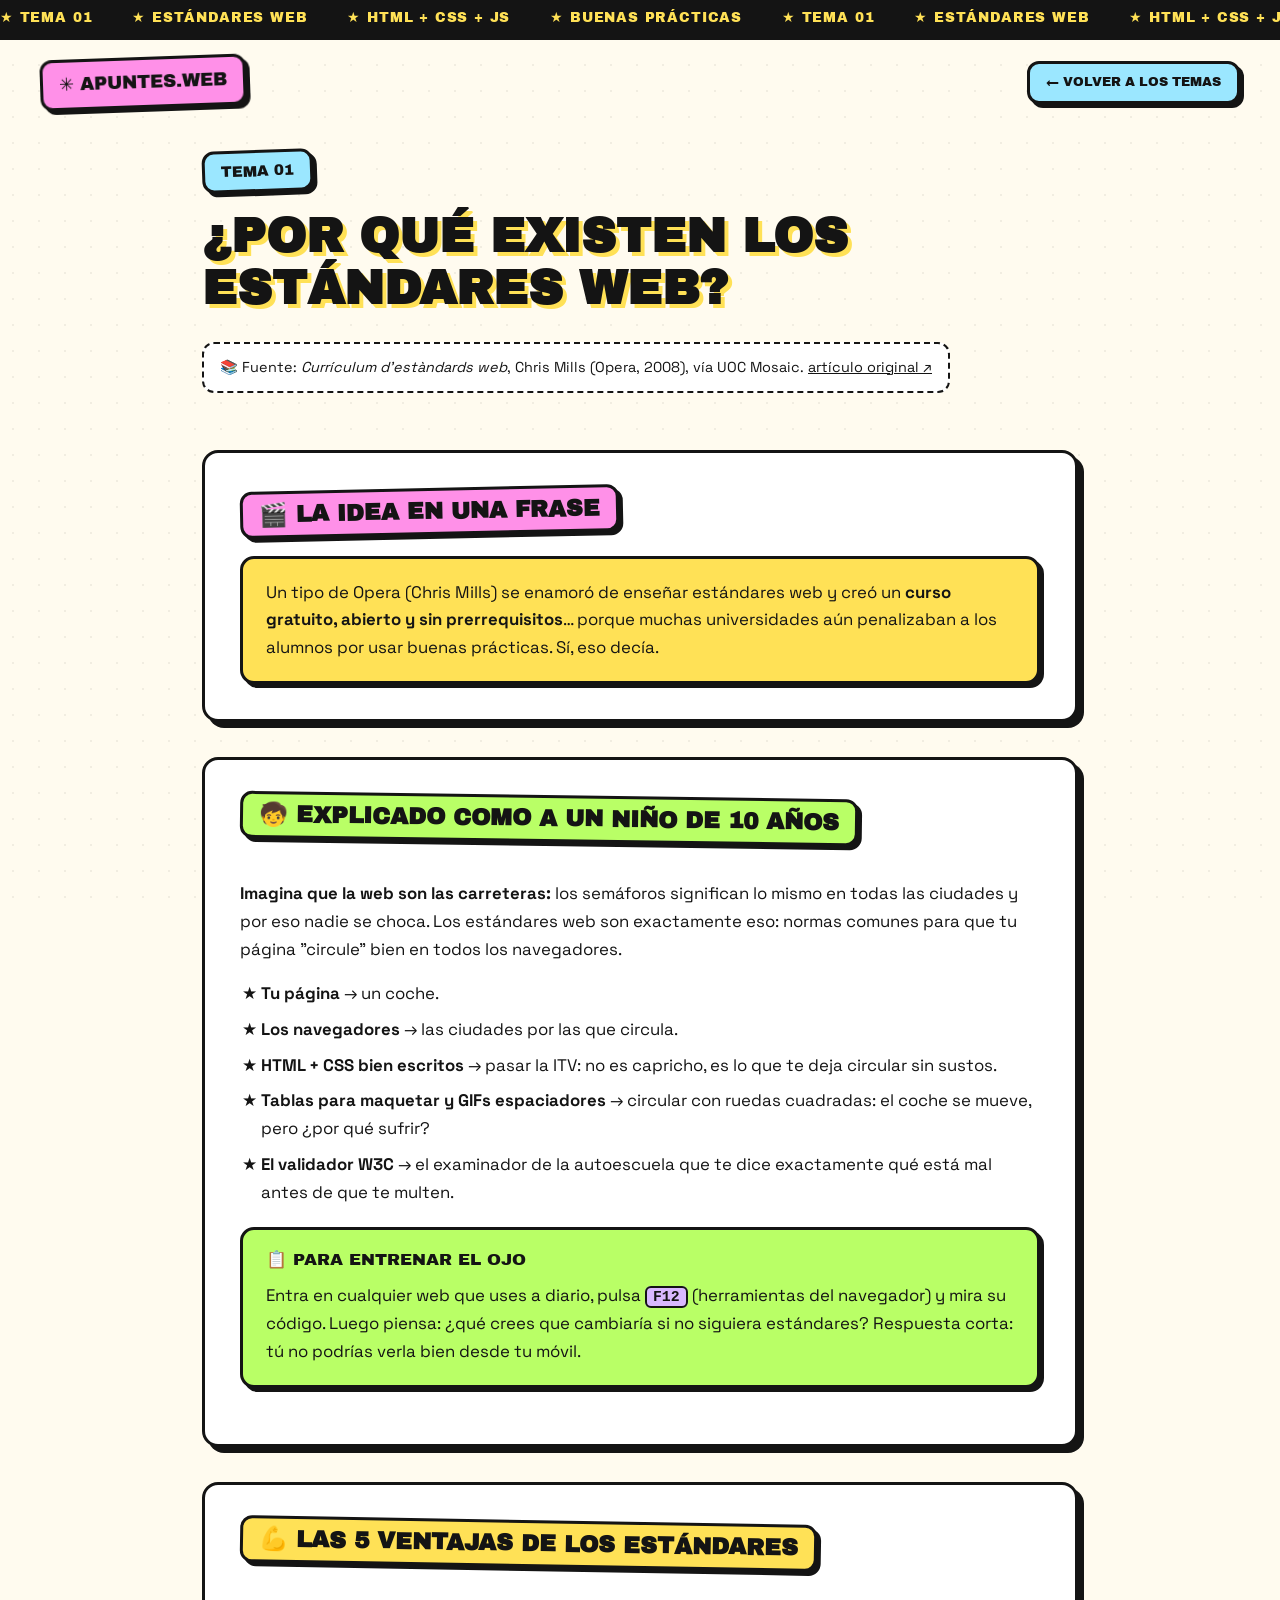
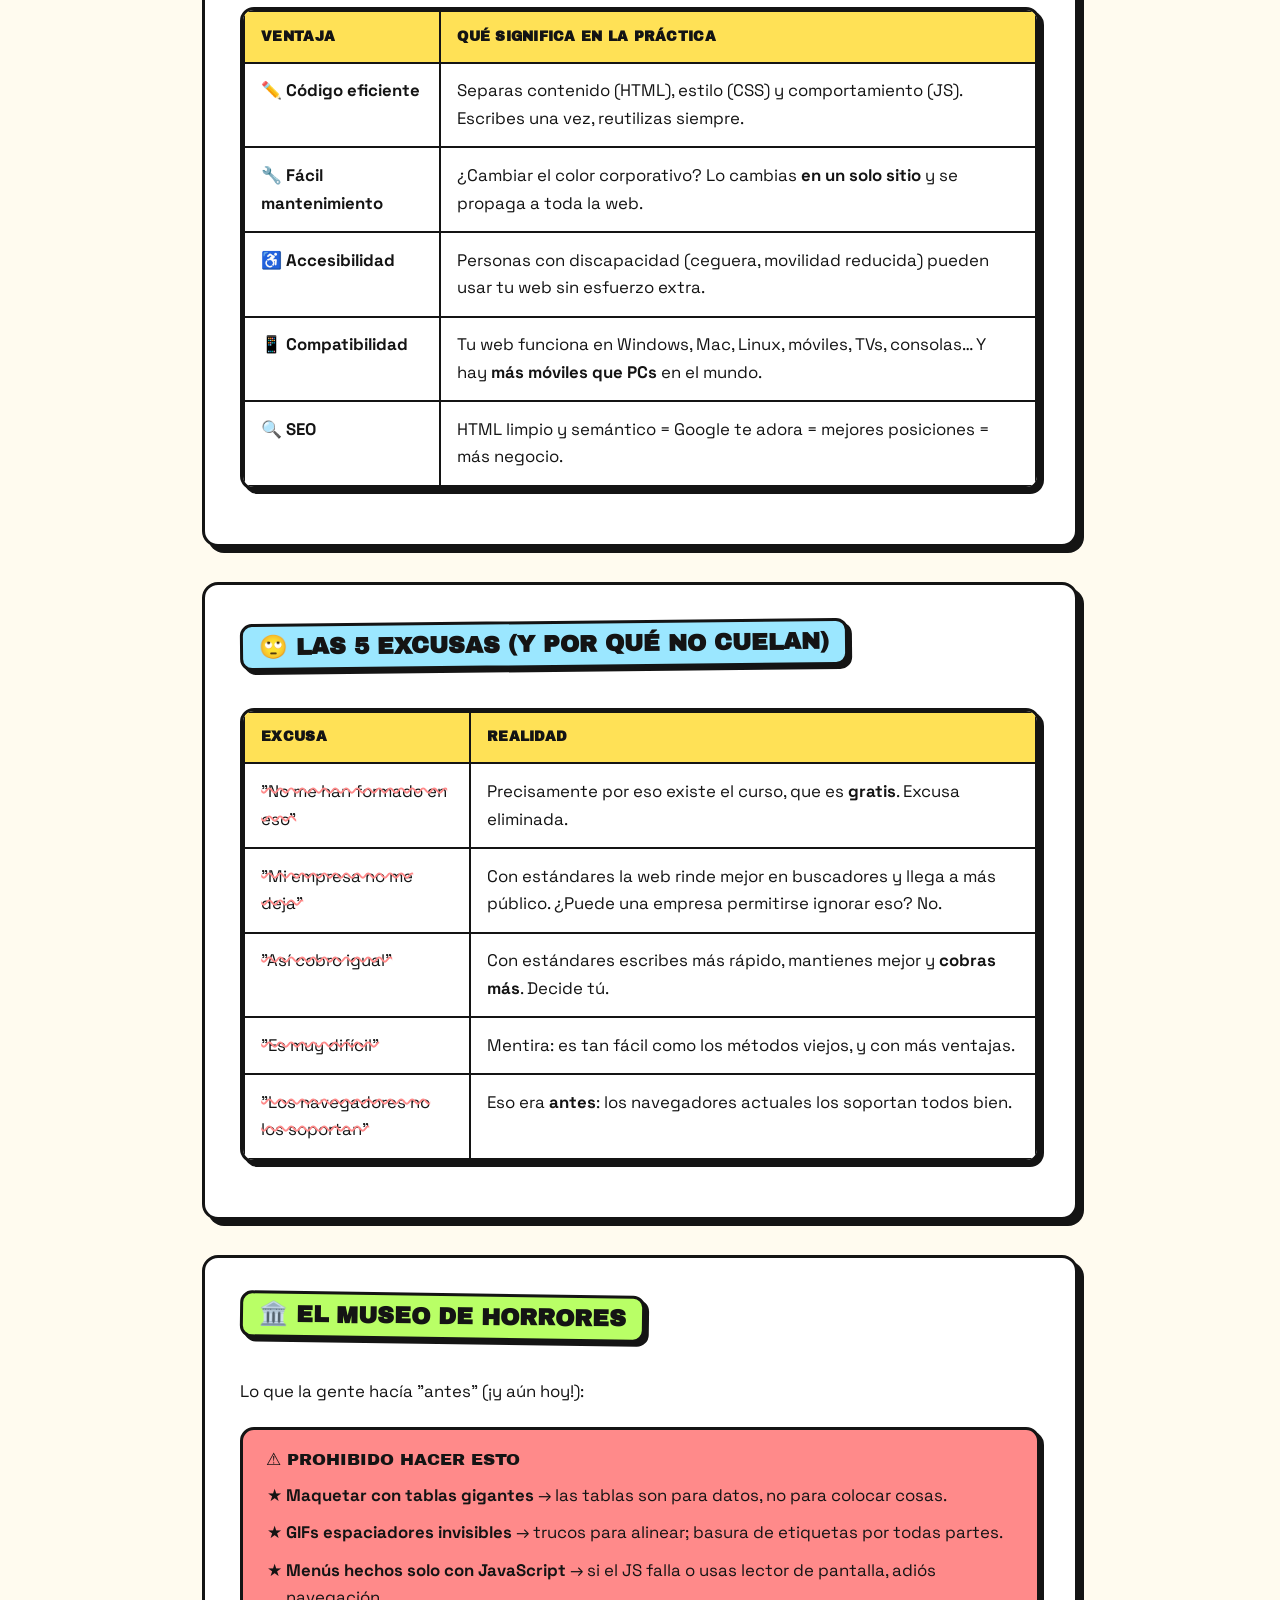
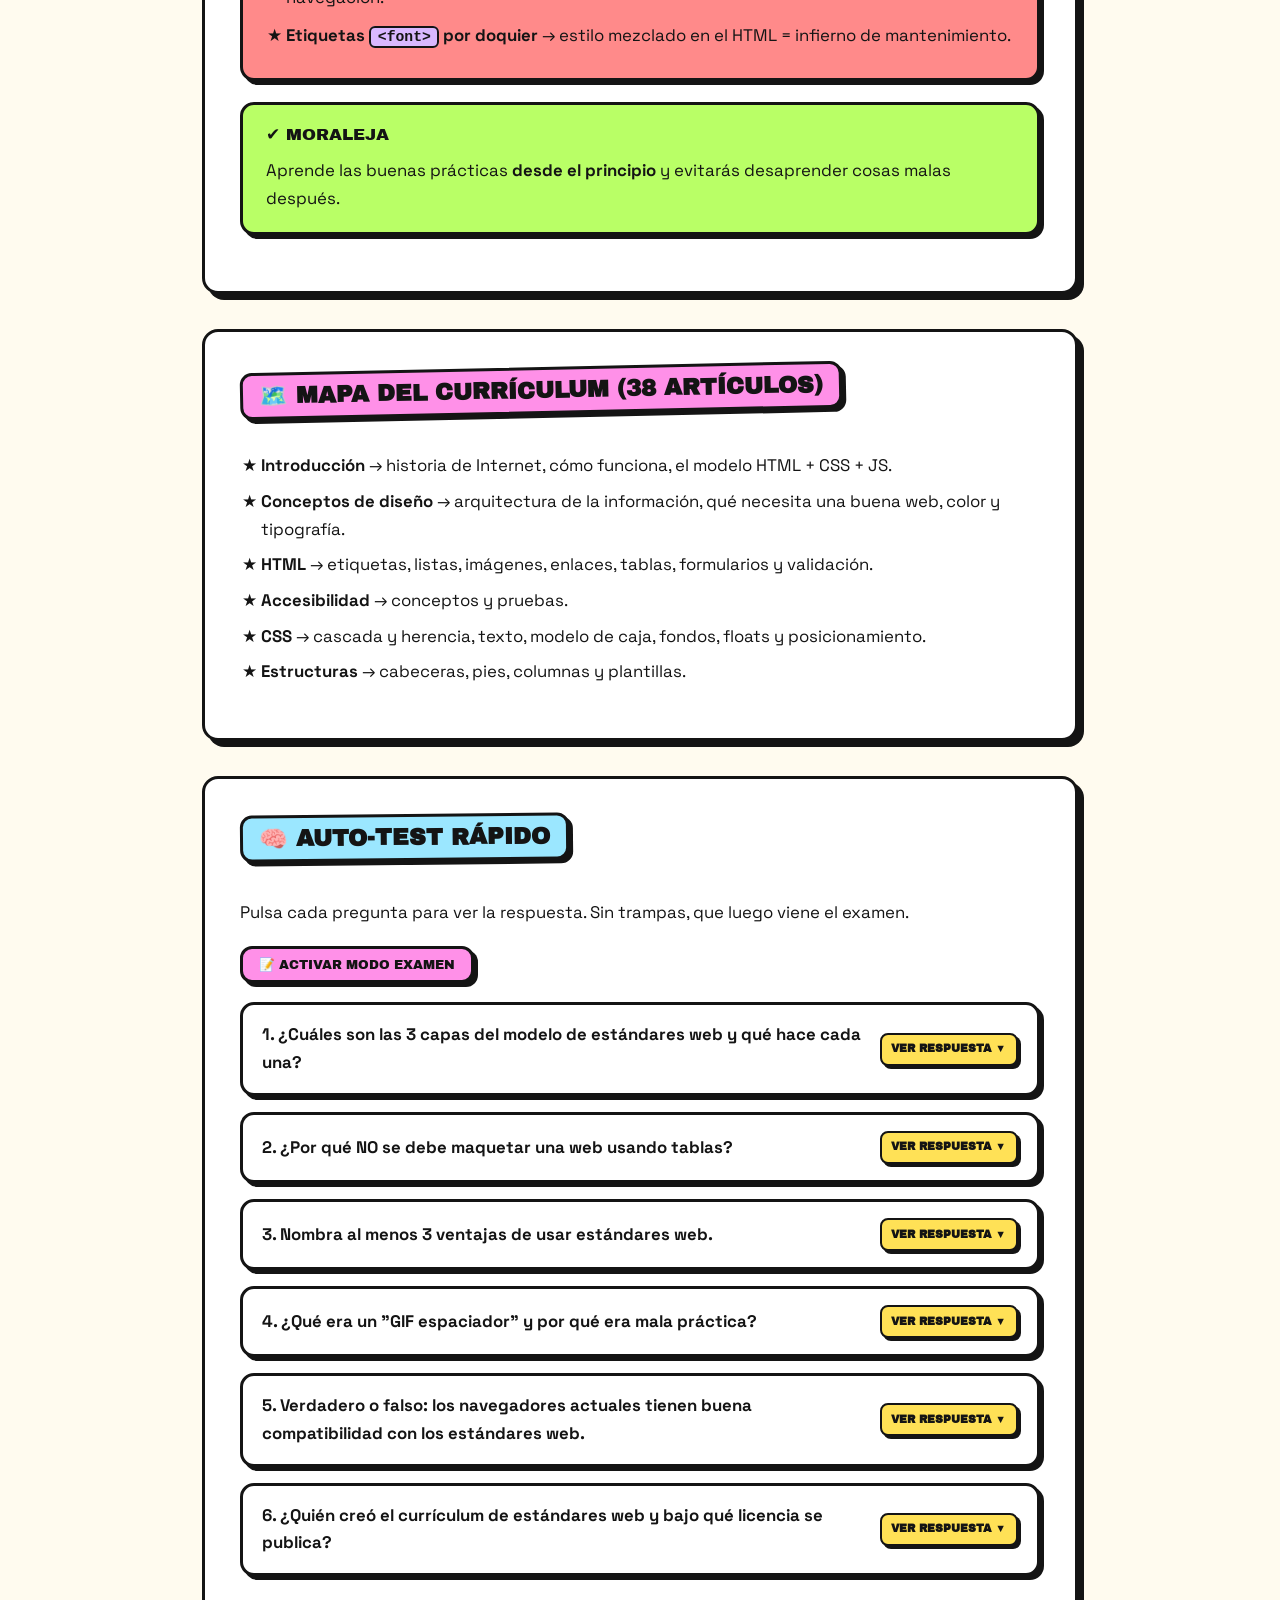
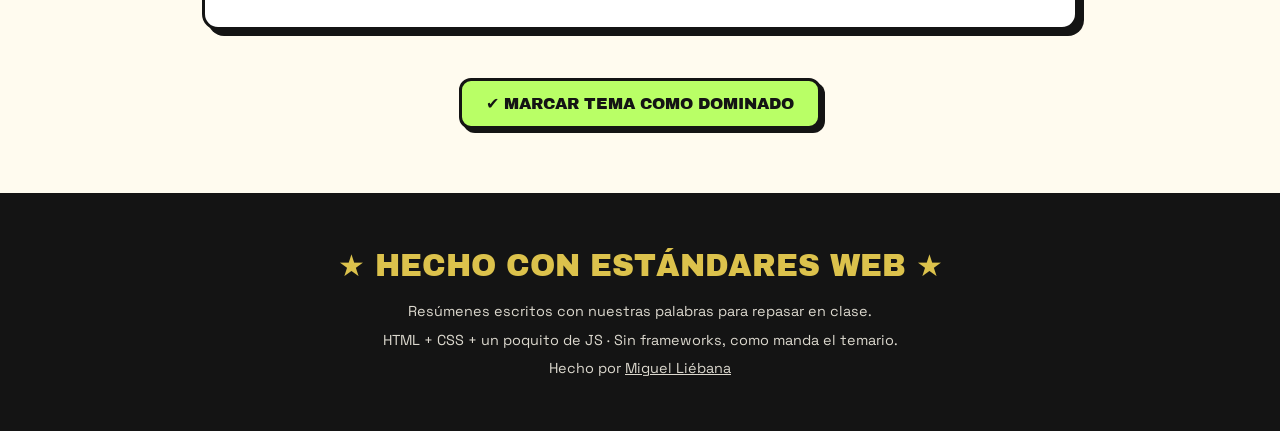
<file: tema-01.html>
<!DOCTYPE html>
<html lang="es">
<head>
  <meta charset="UTF-8">
  <meta name="viewport" content="width=device-width, initial-scale=1.0">
  <title>Tema 01 · ¿Por qué existen los estándares web? — Apuntes Web</title>
  <meta name="description" content="Ventajas de los estándares web, excusas que no cuelan, museo de horrores y mapa del currículum.">
  <meta name="theme-color" content="#FFE156">
  <link rel="icon" href="data:image/svg+xml,<svg xmlns='http://www.w3.org/2000/svg' viewBox='0 0 100 100'><text y='0.9em' font-size='90'>✳</text></svg>">
  <link rel="preconnect" href="https://fonts.googleapis.com">
  <link rel="preconnect" href="https://fonts.gstatic.com" crossorigin>
  <link href="https://fonts.googleapis.com/css2?family=Archivo+Black&family=Space+Grotesk:wght@400;500;700&display=swap" rel="stylesheet">
  <link rel="stylesheet" href="css/style.css">
</head>
<body>

  <div class="marquee" aria-hidden="true">
    <div class="marquee-track">
      <span>★ Tema 01</span><span>★ Estándares web</span><span>★ HTML + CSS + JS</span><span>★ Buenas prácticas</span>
      <span>★ Tema 01</span><span>★ Estándares web</span><span>★ HTML + CSS + JS</span><span>★ Buenas prácticas</span>
    </div>
  </div>

  <header class="site-header">
    <a class="logo" href="index.html">✳ APUNTES.WEB</a>
    <a class="btn small blue" href="index.html">← Volver a los temas</a>
  </header>

  <main class="container">

    <section class="tema-hero">
      <span class="tema-badge">Tema 01</span>
      <h1>¿Por qué existen los estándares web?</h1>
      <p class="fuente">📚 Fuente: <em>Currículum d'estàndards web</em>, Chris Mills (Opera, 2008), vía UOC Mosaic.
        <a href="https://mosaic.uoc.edu/ac/le/ca/index.html" target="_blank" rel="noopener">artículo original ↗</a>
      </p>
    </section>

    <section class="section">
      <h2 class="box-title">🎬 La idea en una frase</h2>
      <div class="callout idea" style="margin:0;">
        <p style="margin:0;">Un tipo de Opera (Chris Mills) se enamoró de enseñar estándares web y creó un <b>curso
        gratuito, abierto y sin prerrequisitos</b>… porque muchas universidades aún penalizaban a los alumnos
        por usar buenas prácticas. Sí, eso decía.</p>
      </div>
    </section>

    <section class="section">
      <h2 class="box-title alt3">🧒 Explicado como a un niño de 10 años</h2>
      <p><b>Imagina que la web son las carreteras:</b> los semáforos significan lo mismo en todas las ciudades
      y por eso nadie se choca. Los estándares web son exactamente eso: normas comunes para que tu página
      "circule" bien en todos los navegadores.</p>
      <ul>
        <li><b>Tu página</b> → un coche.</li>
        <li><b>Los navegadores</b> → las ciudades por las que circula.</li>
        <li><b>HTML + CSS bien escritos</b> → pasar la ITV: no es capricho, es lo que te deja circular sin sustos.</li>
        <li><b>Tablas para maquetar y GIFs espaciadores</b> → circular con ruedas cuadradas: el coche se mueve, pero ¿por qué sufrir?</li>
        <li><b>El validador W3C</b> → el examinador de la autoescuela que te dice exactamente qué está mal antes de que te multen.</li>
      </ul>
      <div class="callout tip">
        <p class="callout-title">📋 Para entrenar el ojo</p>
        <p style="margin:0;">Entra en cualquier web que uses a diario, pulsa <code>F12</code> (herramientas del navegador)
        y mira su código. Luego piensa: ¿qué crees que cambiaría si no siguiera estándares? Respuesta corta: tú
        no podrías verla bien desde tu móvil.</p>
      </div>
    </section>

    <section class="section">
      <h2 class="box-title alt">💪 Las 5 ventajas de los estándares</h2>
      <div class="table-wrap">
        <table>
          <thead>
            <tr><th>Ventaja</th><th>Qué significa en la práctica</th></tr>
          </thead>
          <tbody>
            <tr>
              <td><b>✏️ Código eficiente</b></td>
              <td>Separas contenido (HTML), estilo (CSS) y comportamiento (JS). Escribes una vez, reutilizas siempre.</td>
            </tr>
            <tr>
              <td><b>🔧 Fácil mantenimiento</b></td>
              <td>¿Cambiar el color corporativo? Lo cambias <b>en un solo sitio</b> y se propaga a toda la web.</td>
            </tr>
            <tr>
              <td><b>♿ Accesibilidad</b></td>
              <td>Personas con discapacidad (ceguera, movilidad reducida) pueden usar tu web sin esfuerzo extra.</td>
            </tr>
            <tr>
              <td><b>📱 Compatibilidad</b></td>
              <td>Tu web funciona en Windows, Mac, Linux, móviles, TVs, consolas… Y hay <b>más móviles que PCs</b> en el mundo.</td>
            </tr>
            <tr>
              <td><b>🔍 SEO</b></td>
              <td>HTML limpio y semántico = Google te adora = mejores posiciones = más negocio.</td>
            </tr>
          </tbody>
        </table>
      </div>
    </section>

    <section class="section">
      <h2 class="box-title alt2">🙄 Las 5 excusas (y por qué no cuelan)</h2>
      <div class="table-wrap">
        <table>
          <thead>
            <tr><th>Excusa</th><th>Realidad</th></tr>
          </thead>
          <tbody>
            <tr>
              <td class="strike">"No me han formado en eso"</td>
              <td>Precisamente por eso existe el curso, que es <b>gratis</b>. Excusa eliminada.</td>
            </tr>
            <tr>
              <td class="strike">"Mi empresa no me deja"</td>
              <td>Con estándares la web rinde mejor en buscadores y llega a más público. ¿Puede una empresa permitirse ignorar eso? No.</td>
            </tr>
            <tr>
              <td class="strike">"Así cobro igual"</td>
              <td>Con estándares escribes más rápido, mantienes mejor y <b>cobras más</b>. Decide tú.</td>
            </tr>
            <tr>
              <td class="strike">"Es muy difícil"</td>
              <td>Mentira: es tan fácil como los métodos viejos, y con más ventajas.</td>
            </tr>
            <tr>
              <td class="strike">"Los navegadores no los soportan"</td>
              <td>Eso era <b>antes</b>: los navegadores actuales los soportan todos bien.</td>
            </tr>
          </tbody>
        </table>
      </div>
    </section>

    <section class="section">
      <h2 class="box-title alt3">🏛️ El museo de horrores</h2>
      <p>Lo que la gente hacía "antes" (¡y aún hoy!):</p>
      <div class="callout horror">
        <p class="callout-title">⚠ Prohibido hacer esto</p>
        <ul>
          <li><b>Maquetar con tablas gigantes</b> → las tablas son para datos, no para colocar cosas.</li>
          <li><b>GIFs espaciadores invisibles</b> → trucos para alinear; basura de etiquetas por todas partes.</li>
          <li><b>Menús hechos solo con JavaScript</b> → si el JS falla o usas lector de pantalla, adiós navegación.</li>
          <li><b>Etiquetas <code>&lt;font&gt;</code> por doquier</b> → estilo mezclado en el HTML = infierno de mantenimiento.</li>
        </ul>
      </div>
      <div class="callout tip">
        <p class="callout-title">✔ Moraleja</p>
        <p style="margin:0;">Aprende las buenas prácticas <b>desde el principio</b> y evitarás desaprender cosas malas después.</p>
      </div>
    </section>

    <section class="section">
      <h2 class="box-title">🗺️ Mapa del currículum (38 artículos)</h2>
      <ul>
        <li><b>Introducción</b> → historia de Internet, cómo funciona, el modelo HTML + CSS + JS.</li>
        <li><b>Conceptos de diseño</b> → arquitectura de la información, qué necesita una buena web, color y tipografía.</li>
        <li><b>HTML</b> → etiquetas, listas, imágenes, enlaces, tablas, formularios y validación.</li>
        <li><b>Accesibilidad</b> → conceptos y pruebas.</li>
        <li><b>CSS</b> → cascada y herencia, texto, modelo de caja, fondos, floats y posicionamiento.</li>
        <li><b>Estructuras</b> → cabeceras, pies, columnas y plantillas.</li>
      </ul>
    </section>

    <section class="section">
      <h2 class="box-title alt2">🧠 Auto-test rápido</h2>
      <p>Pulsa cada pregunta para ver la respuesta. Sin trampas, que luego viene el examen.</p>

      <details class="q">
        <summary>1. ¿Cuáles son las 3 capas del modelo de estándares web y qué hace cada una?</summary>
        <div class="a"><div class="a-box"><b>HTML</b> = contenido/estructura · <b>CSS</b> = presentación/estilo · <b>JavaScript</b> = comportamiento/interacción.</div></div>
      </details>

      <details class="q">
        <summary>2. ¿Por qué NO se debe maquetar una web usando tablas?</summary>
        <div class="a"><div class="a-box">Las tablas son para datos tabulares. Usarlas para colocar elementos añade etiquetado superfluo, dificulta el mantenimiento y empeora la accesibilidad.</div></div>
      </details>

      <details class="q">
        <summary>3. Nombra al menos 3 ventajas de usar estándares web.</summary>
        <div class="a"><div class="a-box">Cualquiera de estas: código eficiente y reutilizable, fácil mantenimiento, accesibilidad, compatibilidad entre dispositivos y mejor posicionamiento en buscadores (SEO).</div></div>
      </details>

      <details class="q">
        <summary>4. ¿Qué era un "GIF espaciador" y por qué era mala práctica?</summary>
        <div class="a"><div class="a-box">Una imagen invisible que se usaba para ajustar la colocación de elementos. Usa las imágenes para un fin que no es el suyo y genera etiquetado superfluo.</div></div>
      </details>

      <details class="q">
        <summary>5. Verdadero o falso: los navegadores actuales tienen buena compatibilidad con los estándares web.</summary>
        <div class="a"><div class="a-box"><b>Verdadero.</b> Antes era un problema de verdad, hoy todos los navegadores modernos los soportan bien.</div></div>
      </details>

      <details class="q">
        <summary>6. ¿Quién creó el currículum de estándares web y bajo qué licencia se publica?</summary>
        <div class="a"><div class="a-box"><b>Chris Mills</b> (Opera), bajo licencia <b>Creative Commons</b>: gratuito y reutilizable reconociendo la autoría.</div></div>
      </details>
    </section>

    <div class="dominado-bar">
      <button class="btn btn-dominado" data-dominar="tema-01"><span>✔ Marcar tema como dominado</span></button>
    </div>

  </main>

  <footer>
    <p class="big">★ Hecho con estándares web ★</p>
    <p>Resúmenes escritos con nuestras palabras para repasar en clase.</p>
    <p>HTML + CSS + un poquito de JS · Sin frameworks, como manda el temario.</p>
    <p>Hecho por <a href="https://miguellv.framer.website" target="_blank" rel="noopener">Miguel Liébana</a></p>
  </footer>

  <script src="js/main.js"></script>
</body>
</html>
</file>
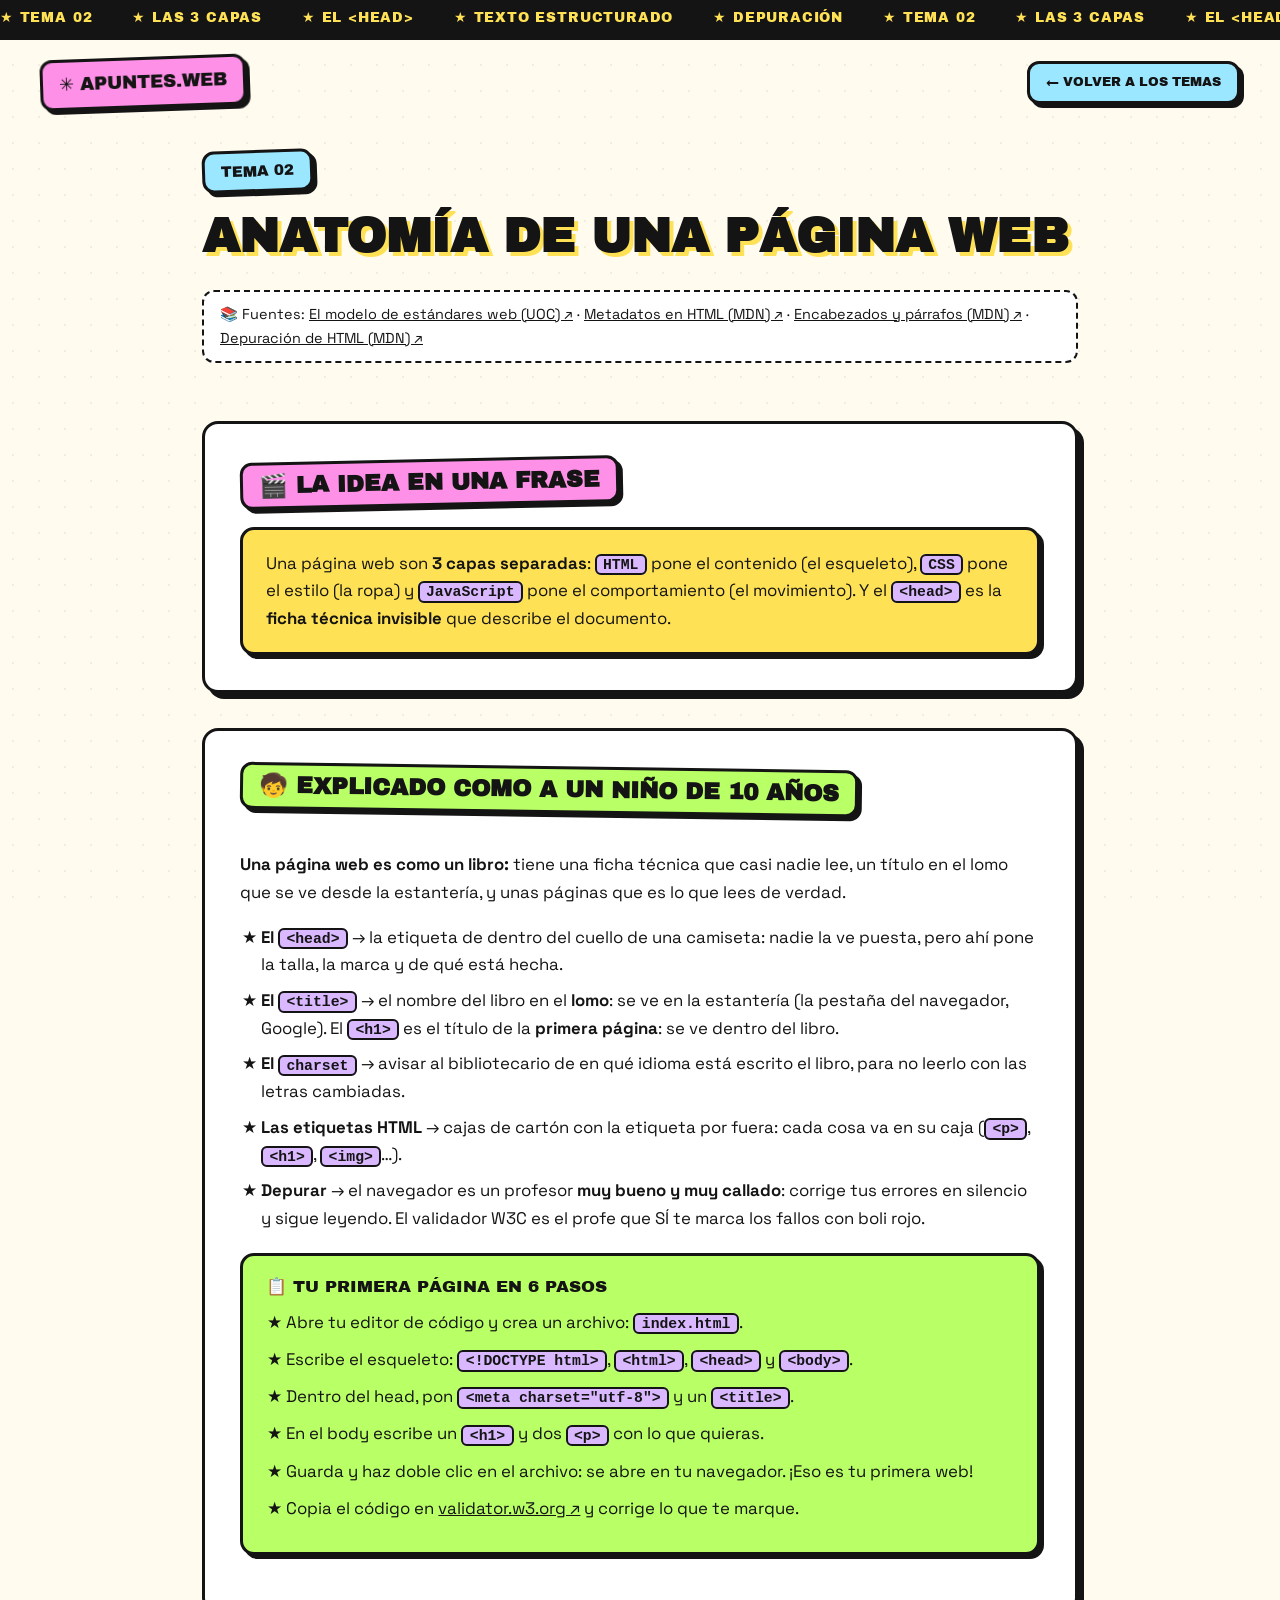
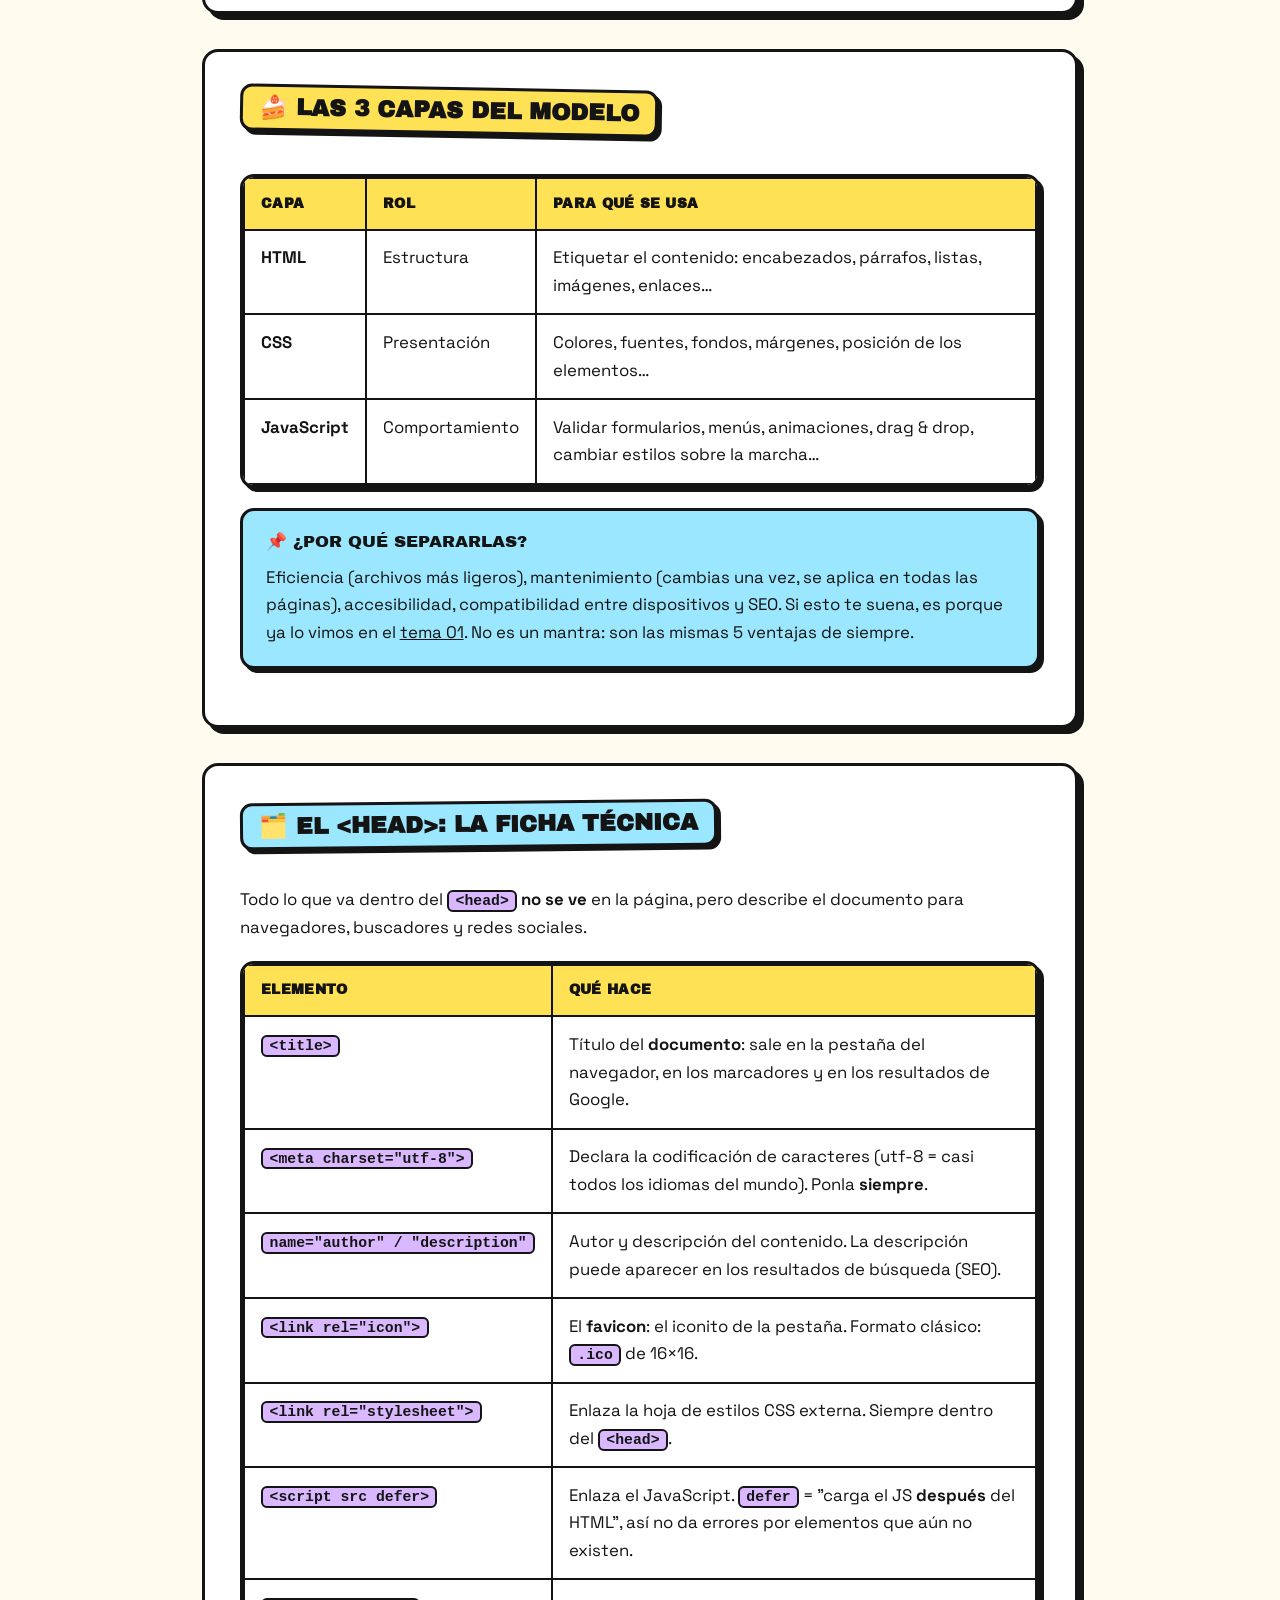
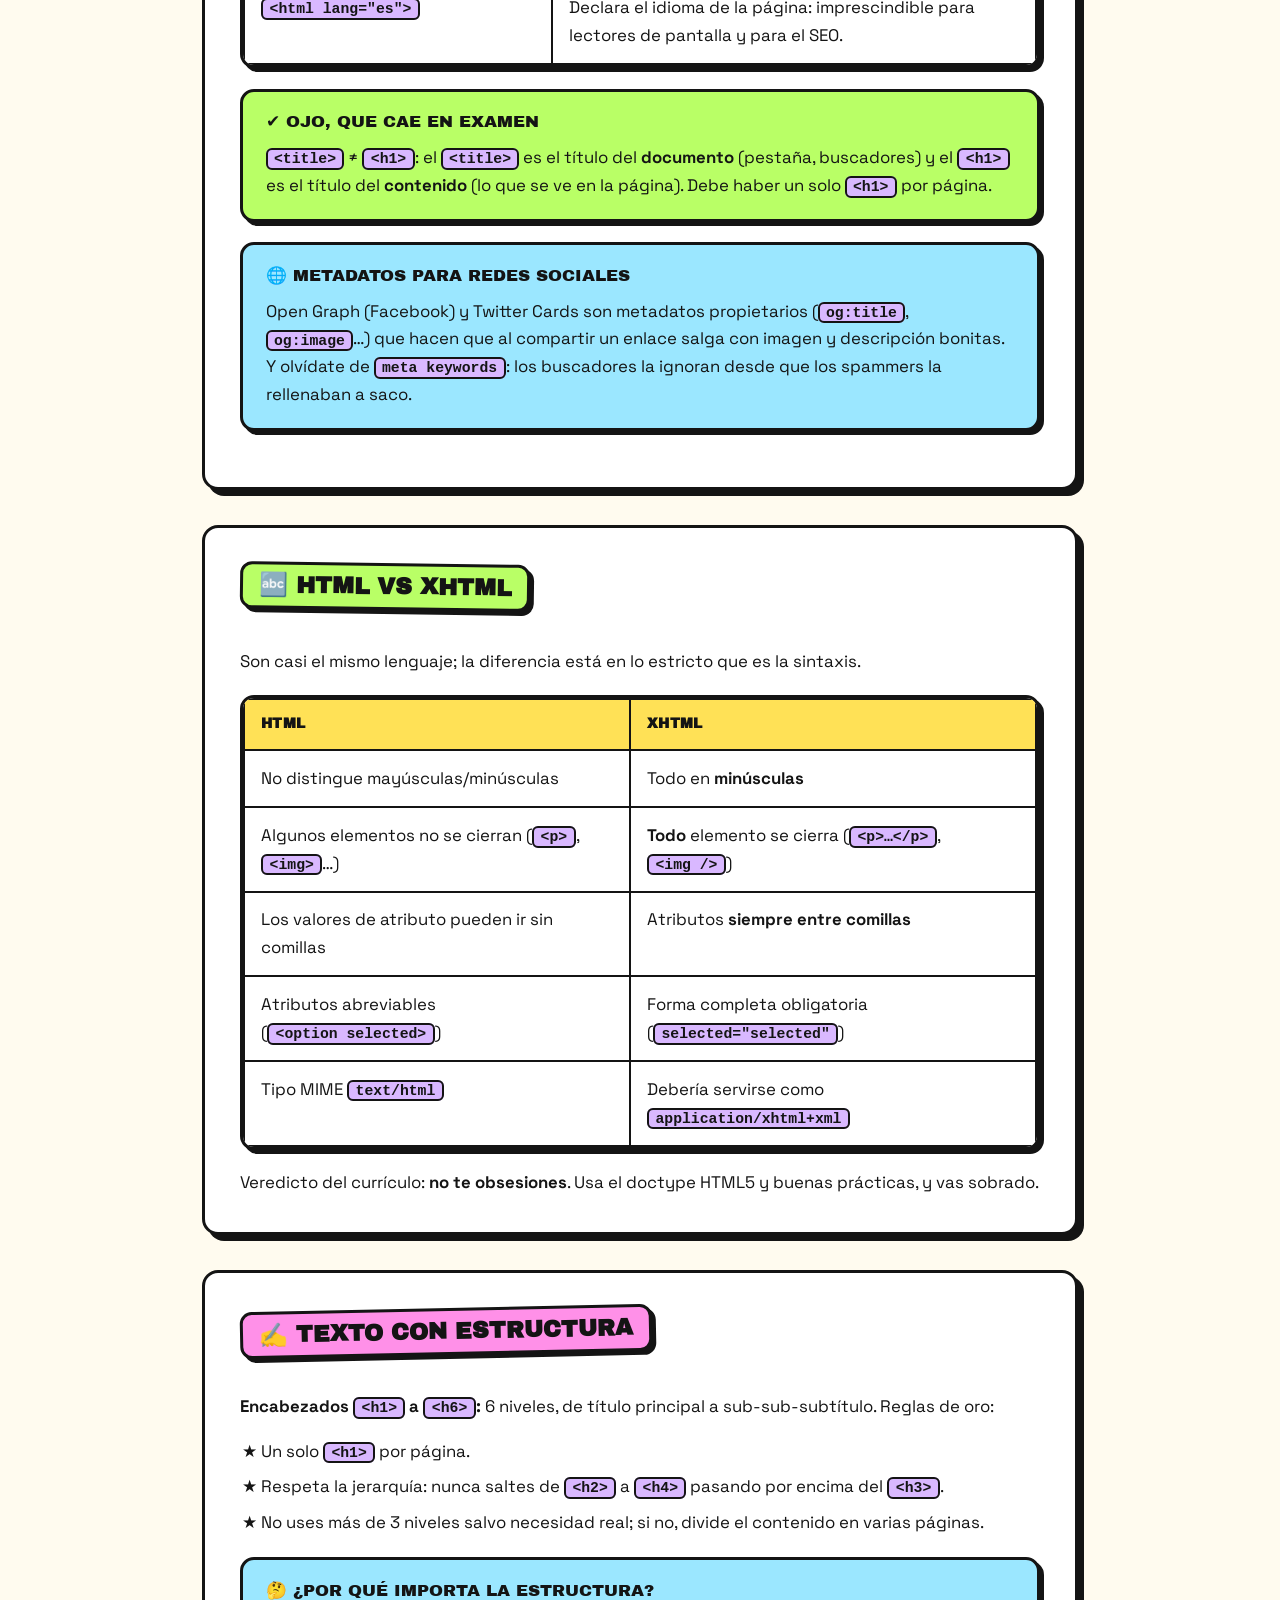
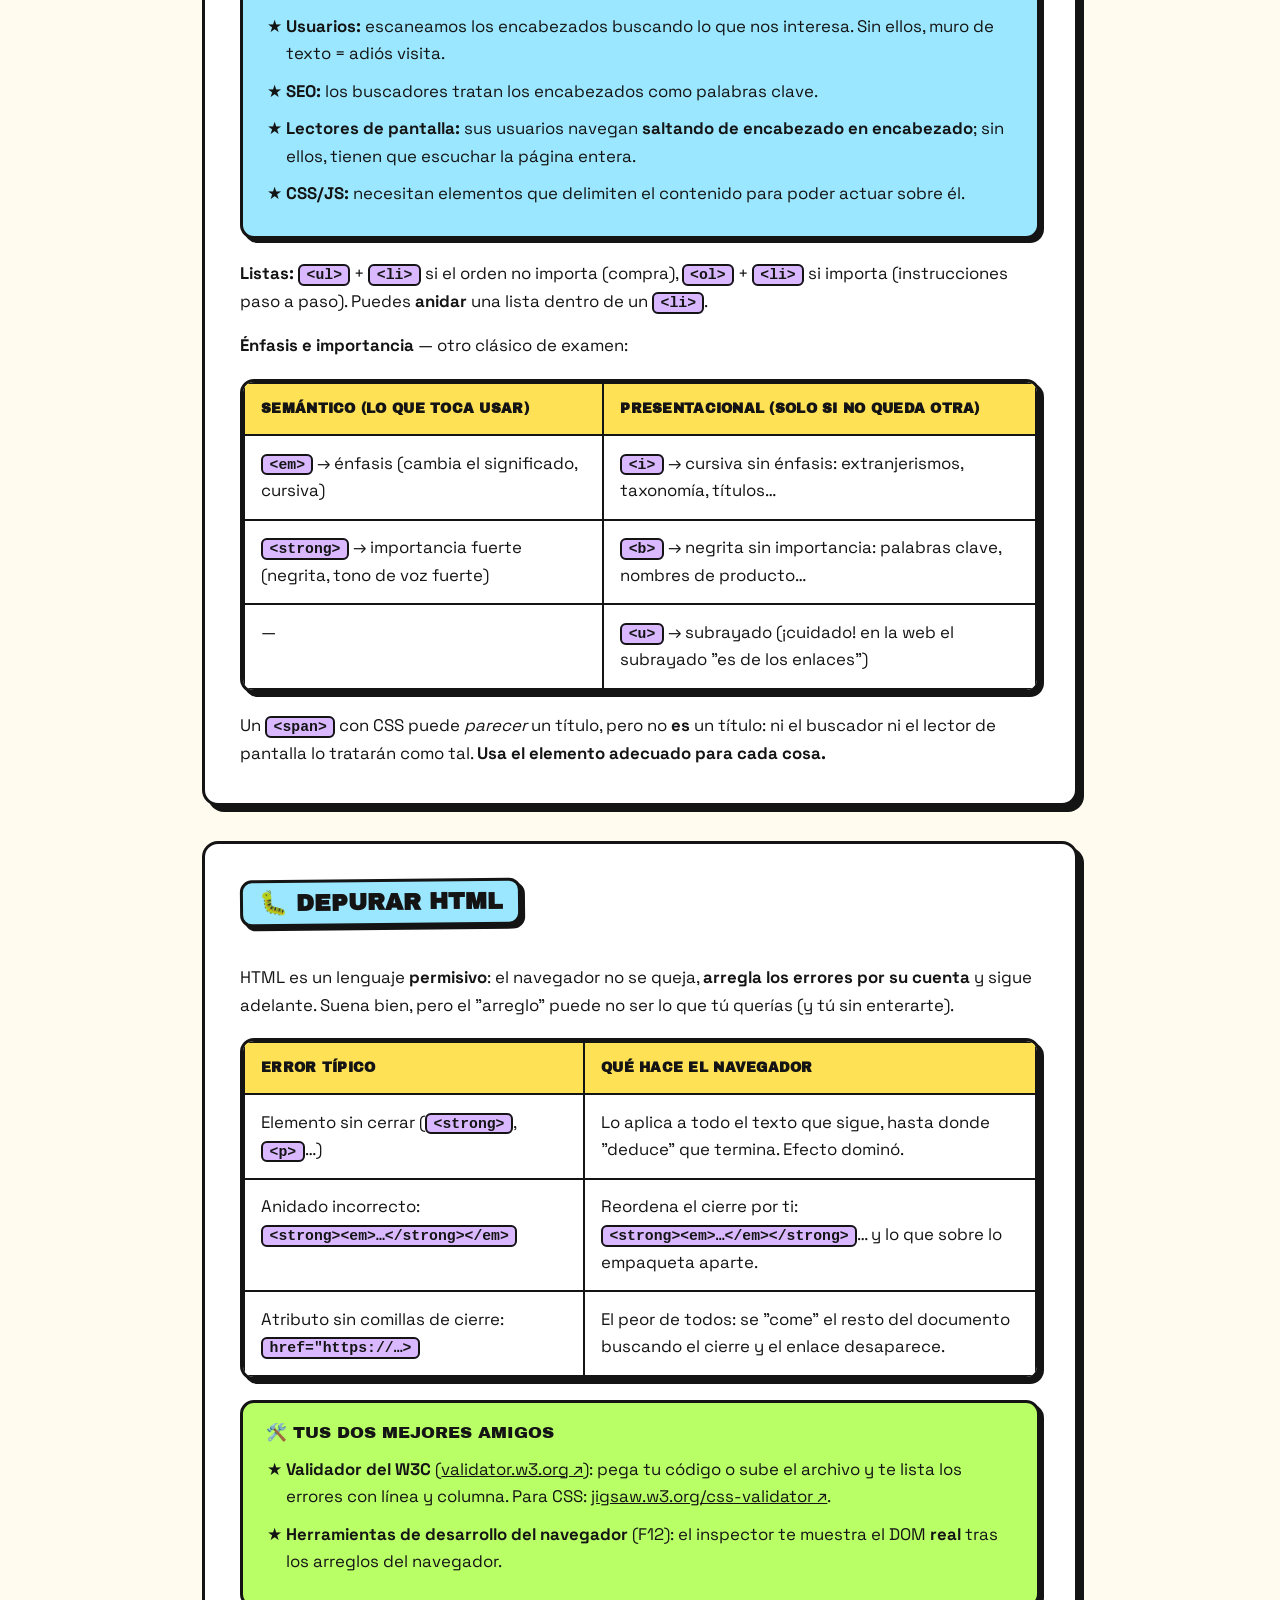
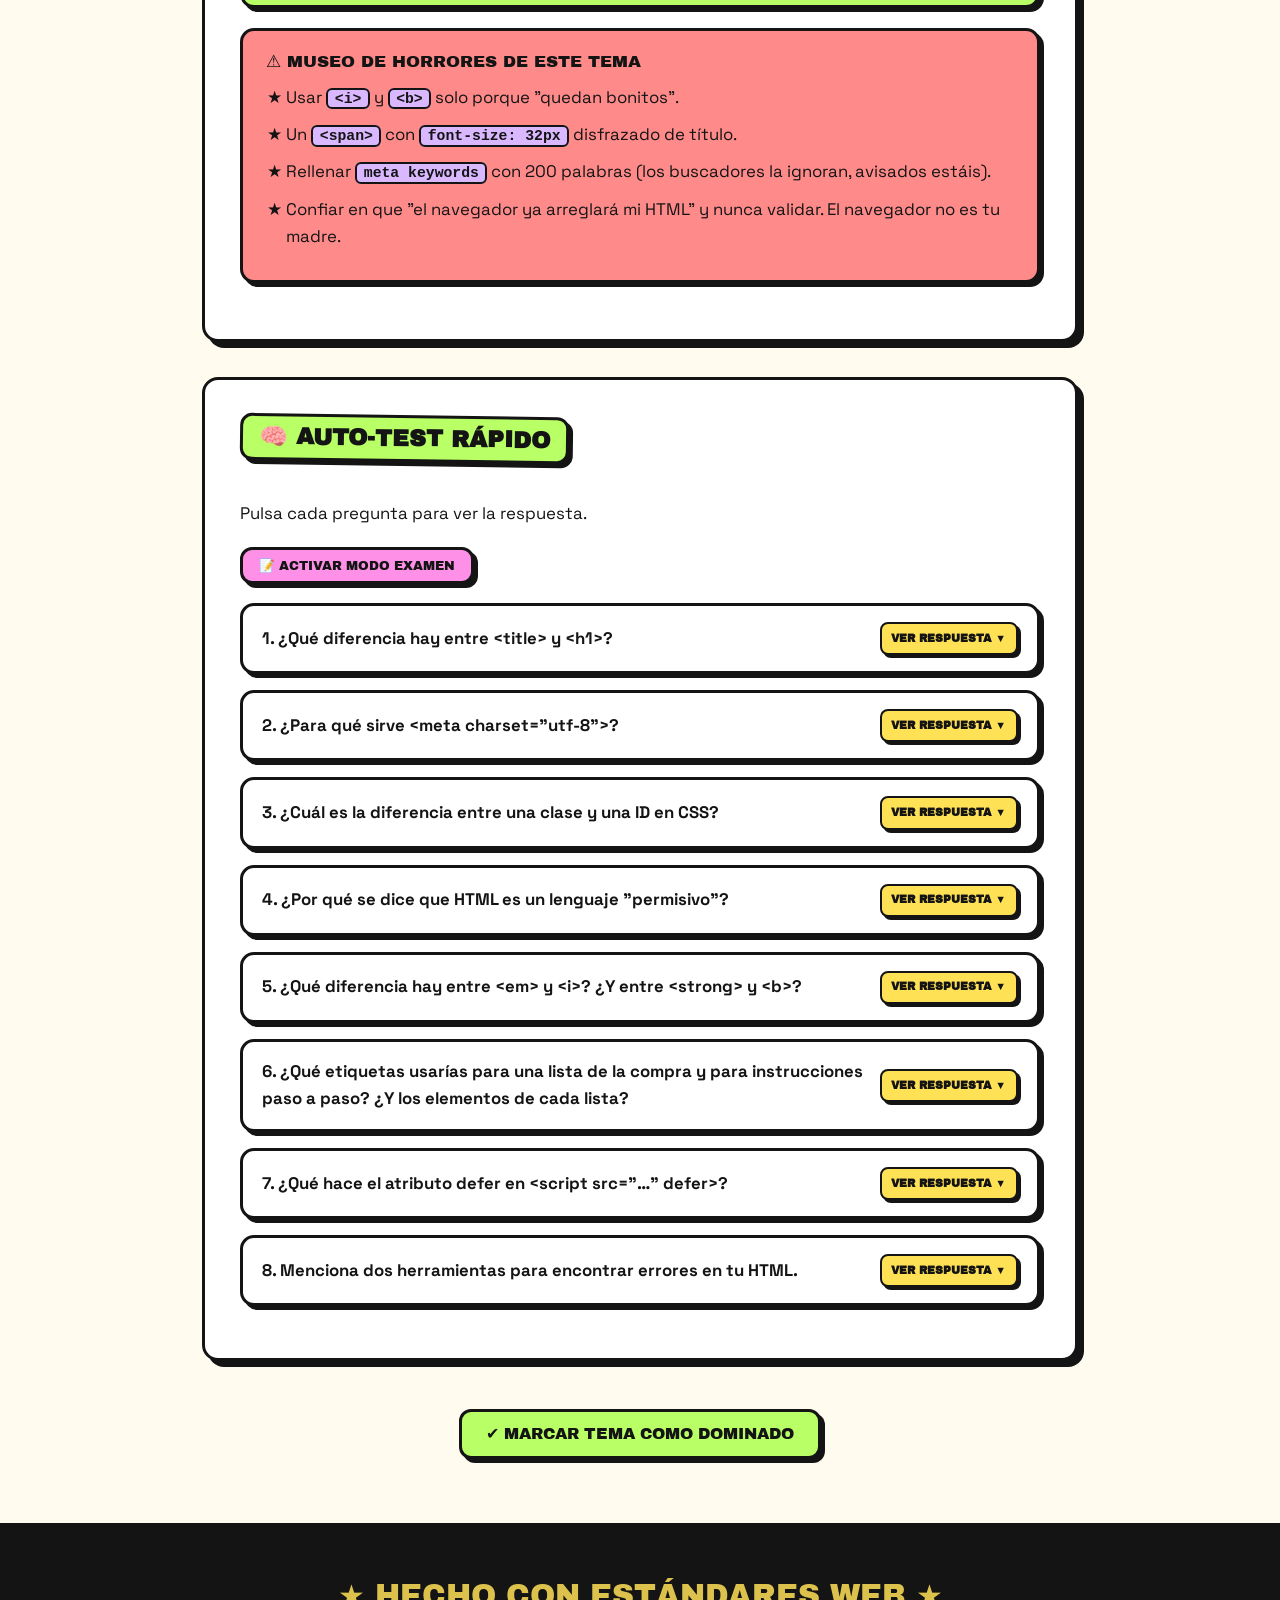
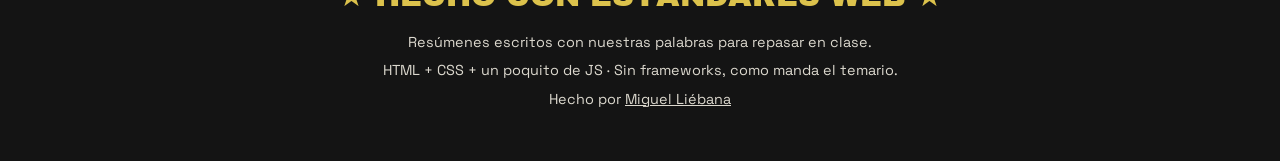
<file: tema-02.html>
<!DOCTYPE html>
<html lang="es">
<head>
  <meta charset="UTF-8">
  <meta name="viewport" content="width=device-width, initial-scale=1.0">
  <title>Tema 02 · Anatomía de una página web: head, texto y depuración — Apuntes Web</title>
  <meta name="description" content="El modelo HTML+CSS+JS, el head y sus metadatos, cómo estructurar texto y cómo depurar errores de HTML.">
  <meta name="theme-color" content="#FFE156">
  <link rel="icon" href="data:image/svg+xml,<svg xmlns='http://www.w3.org/2000/svg' viewBox='0 0 100 100'><text y='0.9em' font-size='90'>✳</text></svg>">
  <link rel="preconnect" href="https://fonts.googleapis.com">
  <link rel="preconnect" href="https://fonts.gstatic.com" crossorigin>
  <link href="https://fonts.googleapis.com/css2?family=Archivo+Black&family=Space+Grotesk:wght@400;500;700&display=swap" rel="stylesheet">
  <link rel="stylesheet" href="css/style.css">
</head>
<body>

  <div class="marquee" aria-hidden="true">
    <div class="marquee-track">
      <span>★ Tema 02</span><span>★ Las 3 capas</span><span>★ El &lt;head&gt;</span><span>★ Texto estructurado</span><span>★ Depuración</span>
      <span>★ Tema 02</span><span>★ Las 3 capas</span><span>★ El &lt;head&gt;</span><span>★ Texto estructurado</span><span>★ Depuración</span>
    </div>
  </div>

  <header class="site-header">
    <a class="logo" href="index.html">✳ APUNTES.WEB</a>
    <a class="btn small blue" href="index.html">← Volver a los temas</a>
  </header>

  <main class="container">

    <section class="tema-hero">
      <span class="tema-badge">Tema 02</span>
      <h1>Anatomía de una página web</h1>
      <p class="fuente">📚 Fuentes:
        <a href="https://mosaic.uoc.edu/ac/le/ca/m1/ud3/index.html" target="_blank" rel="noopener">El modelo de estándares web (UOC) ↗</a> ·
        <a href="https://developer.mozilla.org/es/docs/Learn_web_development/Core/Structuring_content/Webpage_metadata" target="_blank" rel="noopener">Metadatos en HTML (MDN) ↗</a> ·
        <a href="https://developer.mozilla.org/es/docs/Learn_web_development/Core/Structuring_content/Headings_and_paragraphs" target="_blank" rel="noopener">Encabezados y párrafos (MDN) ↗</a> ·
        <a href="https://developer.mozilla.org/es/docs/Learn_web_development/Core/Structuring_content/Debugging_HTML" target="_blank" rel="noopener">Depuración de HTML (MDN) ↗</a>
      </p>
    </section>

    <section class="section">
      <h2 class="box-title">🎬 La idea en una frase</h2>
      <div class="callout idea" style="margin:0;">
        <p style="margin:0;">Una página web son <b>3 capas separadas</b>: <code>HTML</code> pone el contenido
        (el esqueleto), <code>CSS</code> pone el estilo (la ropa) y <code>JavaScript</code> pone el comportamiento
        (el movimiento). Y el <code>&lt;head&gt;</code> es la <b>ficha técnica invisible</b> que describe el documento.</p>
      </div>
    </section>

    <section class="section">
      <h2 class="box-title alt3">🧒 Explicado como a un niño de 10 años</h2>
      <p><b>Una página web es como un libro:</b> tiene una ficha técnica que casi nadie lee, un título en el lomo
      que se ve desde la estantería, y unas páginas que es lo que lees de verdad.</p>
      <ul>
        <li><b>El <code>&lt;head&gt;</code></b> → la etiqueta de dentro del cuello de una camiseta: nadie la ve puesta, pero ahí pone la talla, la marca y de qué está hecha.</li>
        <li><b>El <code>&lt;title&gt;</code></b> → el nombre del libro en el <b>lomo</b>: se ve en la estantería (la pestaña del navegador, Google). El <code>&lt;h1&gt;</code> es el título de la <b>primera página</b>: se ve dentro del libro.</li>
        <li><b>El <code>charset</code></b> → avisar al bibliotecario de en qué idioma está escrito el libro, para no leerlo con las letras cambiadas.</li>
        <li><b>Las etiquetas HTML</b> → cajas de cartón con la etiqueta por fuera: cada cosa va en su caja (<code>&lt;p&gt;</code>, <code>&lt;h1&gt;</code>, <code>&lt;img&gt;</code>…).</li>
        <li><b>Depurar</b> → el navegador es un profesor <b>muy bueno y muy callado</b>: corrige tus errores en silencio y sigue leyendo. El validador W3C es el profe que SÍ te marca los fallos con boli rojo.</li>
      </ul>
      <div class="callout tip">
        <p class="callout-title">📋 Tu primera página en 6 pasos</p>
        <ol style="margin:0; padding-left:1.3rem;">
          <li>Abre tu editor de código y crea un archivo: <code>index.html</code>.</li>
          <li>Escribe el esqueleto: <code>&lt;!DOCTYPE html&gt;</code>, <code>&lt;html&gt;</code>, <code>&lt;head&gt;</code> y <code>&lt;body&gt;</code>.</li>
          <li>Dentro del head, pon <code>&lt;meta charset="utf-8"&gt;</code> y un <code>&lt;title&gt;</code>.</li>
          <li>En el body escribe un <code>&lt;h1&gt;</code> y dos <code>&lt;p&gt;</code> con lo que quieras.</li>
          <li>Guarda y haz doble clic en el archivo: se abre en tu navegador. ¡Eso es tu primera web!</li>
          <li>Copia el código en <a href="https://validator.w3.org/" target="_blank" rel="noopener">validator.w3.org ↗</a> y corrige lo que te marque.</li>
        </ol>
      </div>
    </section>

    <section class="section">
      <h2 class="box-title alt">🍰 Las 3 capas del modelo</h2>
      <div class="table-wrap">
        <table>
          <thead>
            <tr><th>Capa</th><th>Rol</th><th>Para qué se usa</th></tr>
          </thead>
          <tbody>
            <tr>
              <td><b>HTML</b></td>
              <td>Estructura</td>
              <td>Etiquetar el contenido: encabezados, párrafos, listas, imágenes, enlaces…</td>
            </tr>
            <tr>
              <td><b>CSS</b></td>
              <td>Presentación</td>
              <td>Colores, fuentes, fondos, márgenes, posición de los elementos…</td>
            </tr>
            <tr>
              <td><b>JavaScript</b></td>
              <td>Comportamiento</td>
              <td>Validar formularios, menús, animaciones, drag &amp; drop, cambiar estilos sobre la marcha…</td>
            </tr>
          </tbody>
        </table>
      </div>
      <div class="callout note">
        <p class="callout-title">📌 ¿Por qué separarlas?</p>
        <p style="margin:0;">Eficiencia (archivos más ligeros), mantenimiento (cambias una vez, se aplica en todas
        las páginas), accesibilidad, compatibilidad entre dispositivos y SEO. Si esto te suena, es porque ya lo vimos
        en el <a href="tema-01.html">tema 01</a>. No es un mantra: son las mismas 5 ventajas de siempre.</p>
      </div>
    </section>

    <section class="section">
      <h2 class="box-title alt2">🗂️ El &lt;head&gt;: la ficha técnica</h2>
      <p>Todo lo que va dentro del <code>&lt;head&gt;</code> <b>no se ve</b> en la página, pero describe el documento
      para navegadores, buscadores y redes sociales.</p>
      <div class="table-wrap">
        <table>
          <thead>
            <tr><th>Elemento</th><th>Qué hace</th></tr>
          </thead>
          <tbody>
            <tr>
              <td><code>&lt;title&gt;</code></td>
              <td>Título del <b>documento</b>: sale en la pestaña del navegador, en los marcadores y en los resultados de Google.</td>
            </tr>
            <tr>
              <td><code>&lt;meta charset="utf-8"&gt;</code></td>
              <td>Declara la codificación de caracteres (utf-8 = casi todos los idiomas del mundo). Ponla <b>siempre</b>.</td>
            </tr>
            <tr>
              <td><code>name="author" / "description"</code></td>
              <td>Autor y descripción del contenido. La descripción puede aparecer en los resultados de búsqueda (SEO).</td>
            </tr>
            <tr>
              <td><code>&lt;link rel="icon"&gt;</code></td>
              <td>El <b>favicon</b>: el iconito de la pestaña. Formato clásico: <code>.ico</code> de 16×16.</td>
            </tr>
            <tr>
              <td><code>&lt;link rel="stylesheet"&gt;</code></td>
              <td>Enlaza la hoja de estilos CSS externa. Siempre dentro del <code>&lt;head&gt;</code>.</td>
            </tr>
            <tr>
              <td><code>&lt;script src defer&gt;</code></td>
              <td>Enlaza el JavaScript. <code>defer</code> = "carga el JS <b>después</b> del HTML", así no da errores por elementos que aún no existen.</td>
            </tr>
            <tr>
              <td><code>&lt;html lang="es"&gt;</code></td>
              <td>Declara el idioma de la página: imprescindible para lectores de pantalla y para el SEO.</td>
            </tr>
          </tbody>
        </table>
      </div>
      <div class="callout tip">
        <p class="callout-title">✔ Ojo, que cae en examen</p>
        <p style="margin:0;"><code>&lt;title&gt;</code> ≠ <code>&lt;h1&gt;</code>: el <code>&lt;title&gt;</code> es el título
        del <b>documento</b> (pestaña, buscadores) y el <code>&lt;h1&gt;</code> es el título del <b>contenido</b>
        (lo que se ve en la página). Debe haber un solo <code>&lt;h1&gt;</code> por página.</p>
      </div>
      <div class="callout note">
        <p class="callout-title">🌐 Metadatos para redes sociales</p>
        <p style="margin:0;">Open Graph (Facebook) y Twitter Cards son metadatos propietarios
        (<code>og:title</code>, <code>og:image</code>…) que hacen que al compartir un enlace salga con imagen
        y descripción bonitas. Y olvídate de <code>meta keywords</code>: los buscadores la ignoran desde que los spammers la rellenaban a saco.</p>
      </div>
    </section>

    <section class="section">
      <h2 class="box-title alt3">🔤 HTML vs XHTML</h2>
      <p>Son casi el mismo lenguaje; la diferencia está en lo estricto que es la sintaxis.</p>
      <div class="table-wrap">
        <table>
          <thead>
            <tr><th>HTML</th><th>XHTML</th></tr>
          </thead>
          <tbody>
            <tr>
              <td>No distingue mayúsculas/minúsculas</td>
              <td>Todo en <b>minúsculas</b></td>
            </tr>
            <tr>
              <td>Algunos elementos no se cierran (<code>&lt;p&gt;</code>, <code>&lt;img&gt;</code>…)</td>
              <td><b>Todo</b> elemento se cierra (<code>&lt;p&gt;…&lt;/p&gt;</code>, <code>&lt;img /&gt;</code>)</td>
            </tr>
            <tr>
              <td>Los valores de atributo pueden ir sin comillas</td>
              <td>Atributos <b>siempre entre comillas</b></td>
            </tr>
            <tr>
              <td>Atributos abreviables (<code>&lt;option selected&gt;</code>)</td>
              <td>Forma completa obligatoria (<code>selected="selected"</code>)</td>
            </tr>
            <tr>
              <td>Tipo MIME <code>text/html</code></td>
              <td>Debería servirse como <code>application/xhtml+xml</code></td>
            </tr>
          </tbody>
        </table>
      </div>
      <p style="margin-bottom:0;">Veredicto del currículo: <b>no te obsesiones</b>. Usa el doctype HTML5 y buenas prácticas, y vas sobrado.</p>
    </section>

    <section class="section">
      <h2 class="box-title">✍️ Texto con estructura</h2>

      <p><b>Encabezados <code>&lt;h1&gt;</code> a <code>&lt;h6&gt;</code>:</b> 6 niveles, de título principal a sub-sub-subtítulo. Reglas de oro:</p>
      <ul>
        <li>Un solo <code>&lt;h1&gt;</code> por página.</li>
        <li>Respeta la jerarquía: nunca saltes de <code>&lt;h2&gt;</code> a <code>&lt;h4&gt;</code> pasando por encima del <code>&lt;h3&gt;</code>.</li>
        <li>No uses más de 3 niveles salvo necesidad real; si no, divide el contenido en varias páginas.</li>
      </ul>
      <div class="callout note">
        <p class="callout-title">🤔 ¿Por qué importa la estructura?</p>
        <ul>
          <li><b>Usuarios:</b> escaneamos los encabezados buscando lo que nos interesa. Sin ellos, muro de texto = adiós visita.</li>
          <li><b>SEO:</b> los buscadores tratan los encabezados como palabras clave.</li>
          <li><b>Lectores de pantalla:</b> sus usuarios navegan <b>saltando de encabezado en encabezado</b>; sin ellos, tienen que escuchar la página entera.</li>
          <li><b>CSS/JS:</b> necesitan elementos que delimiten el contenido para poder actuar sobre él.</li>
        </ul>
      </div>

      <p><b>Listas:</b> <code>&lt;ul&gt;</code> + <code>&lt;li&gt;</code> si el orden no importa (compra), <code>&lt;ol&gt;</code> + <code>&lt;li&gt;</code> si importa (instrucciones paso a paso). Puedes <b>anidar</b> una lista dentro de un <code>&lt;li&gt;</code>.</p>

      <p><b>Énfasis e importancia</b> — otro clásico de examen:</p>
      <div class="table-wrap">
        <table>
          <thead>
            <tr><th>Semántico (lo que toca usar)</th><th>Presentacional (solo si no queda otra)</th></tr>
          </thead>
          <tbody>
            <tr>
              <td><code>&lt;em&gt;</code> → énfasis (cambia el significado, cursiva)</td>
              <td><code>&lt;i&gt;</code> → cursiva sin énfasis: extranjerismos, taxonomía, títulos…</td>
            </tr>
            <tr>
              <td><code>&lt;strong&gt;</code> → importancia fuerte (negrita, tono de voz fuerte)</td>
              <td><code>&lt;b&gt;</code> → negrita sin importancia: palabras clave, nombres de producto…</td>
            </tr>
            <tr>
              <td>—</td>
              <td><code>&lt;u&gt;</code> → subrayado (¡cuidado! en la web el subrayado "es de los enlaces")</td>
            </tr>
          </tbody>
        </table>
      </div>
      <p style="margin-bottom:0;">Un <code>&lt;span&gt;</code> con CSS puede <em>parecer</em> un título, pero no <b>es</b> un título:
      ni el buscador ni el lector de pantalla lo tratarán como tal. <b>Usa el elemento adecuado para cada cosa.</b></p>
    </section>

    <section class="section">
      <h2 class="box-title alt2">🐛 Depurar HTML</h2>
      <p>HTML es un lenguaje <b>permisivo</b>: el navegador no se queja, <b>arregla los errores por su cuenta</b> y sigue
      adelante. Suena bien, pero el "arreglo" puede no ser lo que tú querías (y tú sin enterarte).</p>
      <div class="table-wrap">
        <table>
          <thead>
            <tr><th>Error típico</th><th>Qué hace el navegador</th></tr>
          </thead>
          <tbody>
            <tr>
              <td>Elemento sin cerrar (<code>&lt;strong&gt;</code>, <code>&lt;p&gt;</code>…)</td>
              <td>Lo aplica a todo el texto que sigue, hasta donde "deduce" que termina. Efecto dominó.</td>
            </tr>
            <tr>
              <td>Anidado incorrecto: <code>&lt;strong&gt;&lt;em&gt;…&lt;/strong&gt;&lt;/em&gt;</code></td>
              <td>Reordena el cierre por ti: <code>&lt;strong&gt;&lt;em&gt;…&lt;/em&gt;&lt;/strong&gt;</code>… y lo que sobre lo empaqueta aparte.</td>
            </tr>
            <tr>
              <td>Atributo sin comillas de cierre: <code>href="https://…&gt;</code></td>
              <td>El peor de todos: se "come" el resto del documento buscando el cierre y el enlace desaparece.</td>
            </tr>
          </tbody>
        </table>
      </div>
      <div class="callout tip">
        <p class="callout-title">🛠️ Tus dos mejores amigos</p>
        <ul>
          <li><b>Validador del W3C</b> (<a href="https://validator.w3.org/" target="_blank" rel="noopener">validator.w3.org ↗</a>):
          pega tu código o sube el archivo y te lista los errores con línea y columna. Para CSS:
          <a href="https://jigsaw.w3.org/css-validator/" target="_blank" rel="noopener">jigsaw.w3.org/css-validator ↗</a>.</li>
          <li><b>Herramientas de desarrollo del navegador</b> (F12): el inspector te muestra el DOM <b>real</b> tras los arreglos del navegador.</li>
        </ul>
      </div>
      <div class="callout horror">
        <p class="callout-title">⚠ Museo de horrores de este tema</p>
        <ul>
          <li>Usar <code>&lt;i&gt;</code> y <code>&lt;b&gt;</code> solo porque "quedan bonitos".</li>
          <li>Un <code>&lt;span&gt;</code> con <code>font-size: 32px</code> disfrazado de título.</li>
          <li>Rellenar <code>meta keywords</code> con 200 palabras (los buscadores la ignoran, avisados estáis).</li>
          <li>Confiar en que "el navegador ya arreglará mi HTML" y nunca validar. El navegador no es tu madre.</li>
        </ul>
      </div>
    </section>

    <section class="section">
      <h2 class="box-title alt3">🧠 Auto-test rápido</h2>
      <p>Pulsa cada pregunta para ver la respuesta.</p>

      <details class="q">
        <summary>1. ¿Qué diferencia hay entre &lt;title&gt; y &lt;h1&gt;?</summary>
        <div class="a"><div class="a-box"><code>&lt;title&gt;</code> es el título del <b>documento</b> (pestaña, marcadores, Google) y <code>&lt;h1&gt;</code> es el título del <b>contenido</b> que se ve en la página. Uno por documento; otro uno visible por página.</div></div>
      </details>

      <details class="q">
        <summary>2. ¿Para qué sirve &lt;meta charset="utf-8"&gt;?</summary>
        <div class="a"><div class="a-box">Declara la <b>codificación de caracteres</b> del documento. utf-8 cubre casi todos los idiomas, así la página muestra bien cualquier texto (incluido japonés, acentos, emojis…).</div></div>
      </details>

      <details class="q">
        <summary>3. ¿Cuál es la diferencia entre una clase y una ID en CSS?</summary>
        <div class="a"><div class="a-box">Una <b>ID</b> (<code>#nombre</code>) identifica un único elemento por página; una <b>clase</b> (<code>.nombre</code>) puede aplicarse a varios elementos a la vez.</div></div>
      </details>

      <details class="q">
        <summary>4. ¿Por qué se dice que HTML es un lenguaje "permisivo"?</summary>
        <div class="a"><div class="a-box">Porque el navegador <b>no detiene la ejecución</b> ante errores de sintaxis: los corrige internamente con reglas propias y sigue renderizando. Bueno (la web nunca se rompe del todo) y malo (los errores pasan desapercibidos y el resultado puede no ser el esperado).</div></div>
      </details>

      <details class="q">
        <summary>5. ¿Qué diferencia hay entre &lt;em&gt; y &lt;i&gt;? ¿Y entre &lt;strong&gt; y &lt;b&gt;?</summary>
        <div class="a"><div class="a-box"><code>&lt;em&gt;</code> y <code>&lt;strong&gt;</code> son <b>semánticos</b>: comunican énfasis e importancia (los lectores de pantalla cambian el tono de voz, y el SEO los valora). <code>&lt;i&gt;</code> y <code>&lt;b&gt;</code> son <b>presentacionales</b>: solo aportan estilo (cursiva/negrita) sin significado extra.</div></div>
      </details>

      <details class="q">
        <summary>6. ¿Qué etiquetas usarías para una lista de la compra y para instrucciones paso a paso? ¿Y los elementos de cada lista?</summary>
        <div class="a"><div class="a-box">Compra (orden irrelevante): <code>&lt;ul&gt;</code> con elementos <code>&lt;li&gt;</code>. Instrucciones (orden importa): <code>&lt;ol&gt;</code> con elementos <code>&lt;li&gt;</code>. Las dos usan <code>&lt;li&gt;</code> dentro.</div></div>
      </details>

      <details class="q">
        <summary>7. ¿Qué hace el atributo defer en &lt;script src="…" defer&gt;?</summary>
        <div class="a"><div class="a-box">Le dice al navegador que <b>descargue el JS junto al HTML pero lo ejecute al final</b>, cuando el documento ya está cargado. Así el JavaScript no intenta tocar elementos que aún no existen.</div></div>
      </details>

      <details class="q">
        <summary>8. Menciona dos herramientas para encontrar errores en tu HTML.</summary>
        <div class="a"><div class="a-box">El <b>validador del W3C</b> (validator.w3.org, te lista errores con línea y columna) y las <b>herramientas de desarrollo del navegador</b> (F12 → inspector del DOM).</div></div>
      </details>
    </section>

    <div class="dominado-bar">
      <button class="btn btn-dominado" data-dominar="tema-02"><span>✔ Marcar tema como dominado</span></button>
    </div>

  </main>

  <footer>
    <p class="big">★ Hecho con estándares web ★</p>
    <p>Resúmenes escritos con nuestras palabras para repasar en clase.</p>
    <p>HTML + CSS + un poquito de JS · Sin frameworks, como manda el temario.</p>
    <p>Hecho por <a href="https://miguellv.framer.website" target="_blank" rel="noopener">Miguel Liébana</a></p>
  </footer>

  <script src="js/main.js"></script>
</body>
</html>
</file>
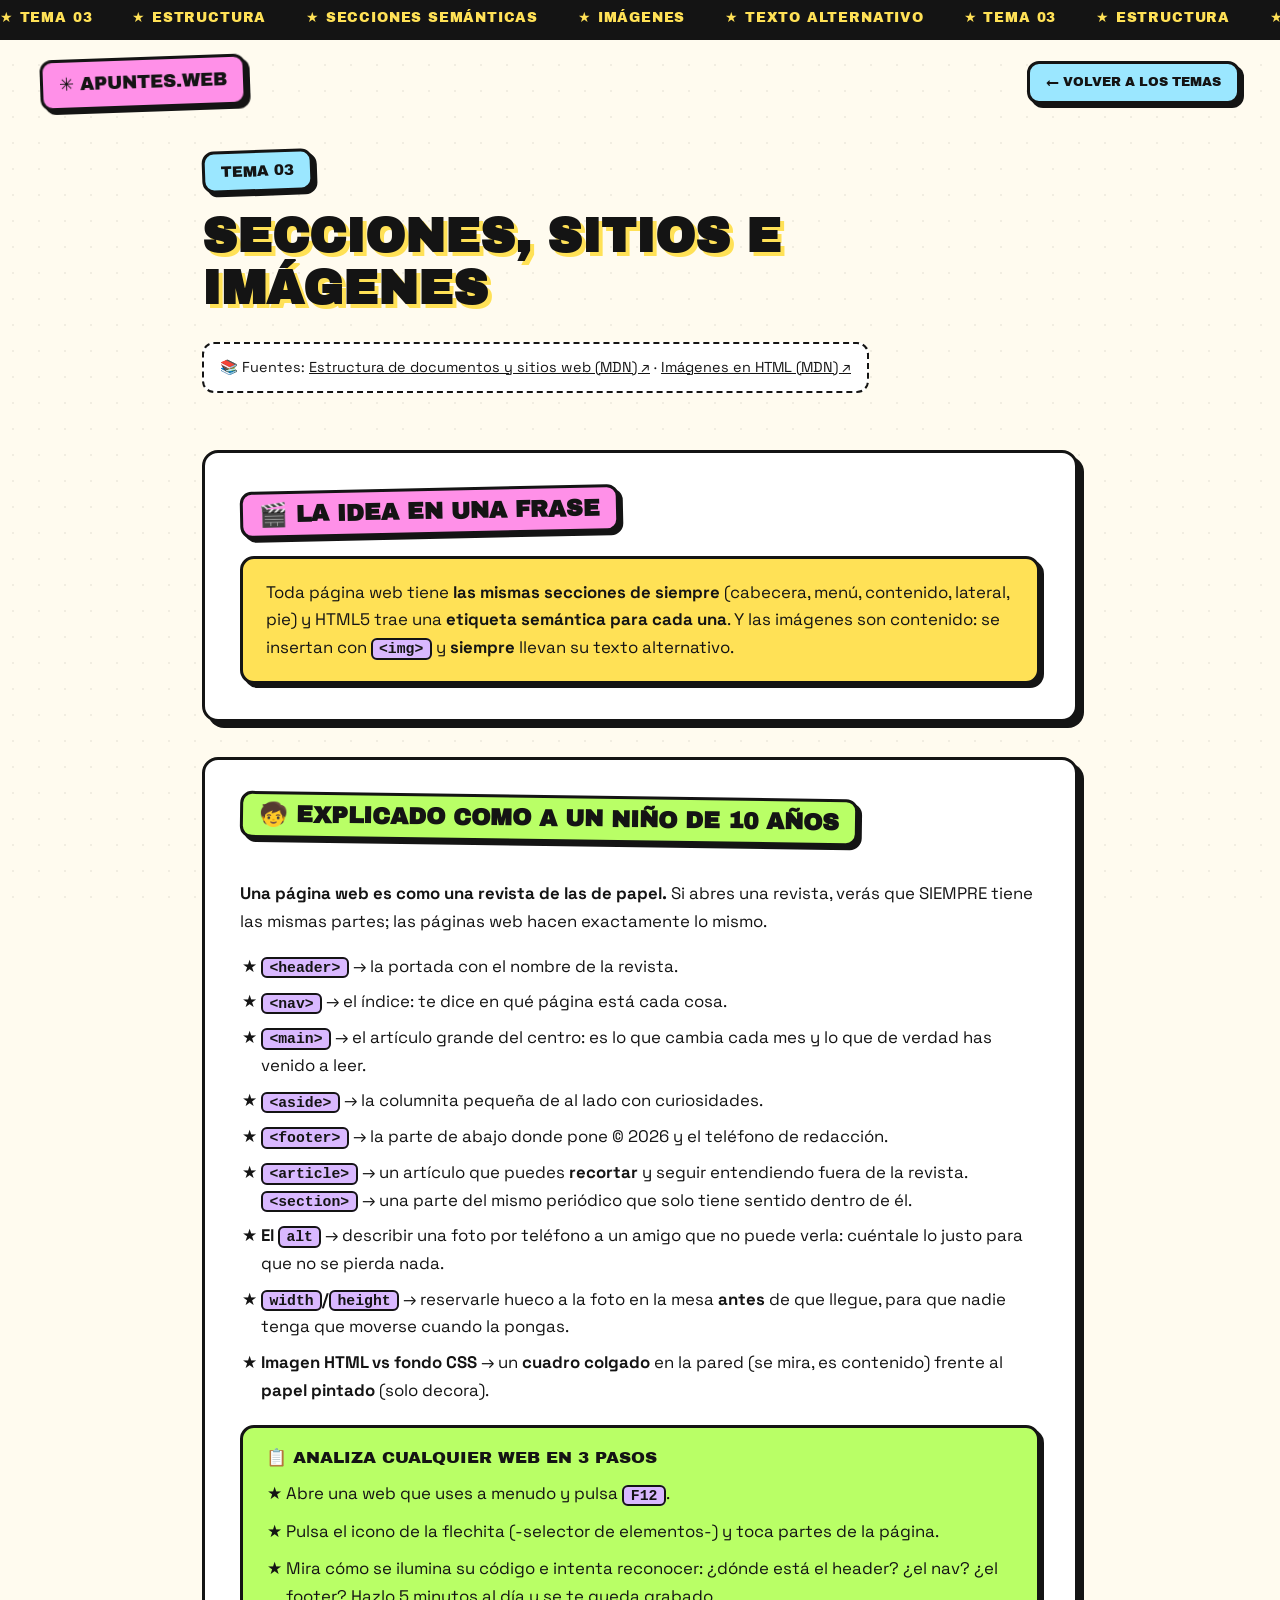
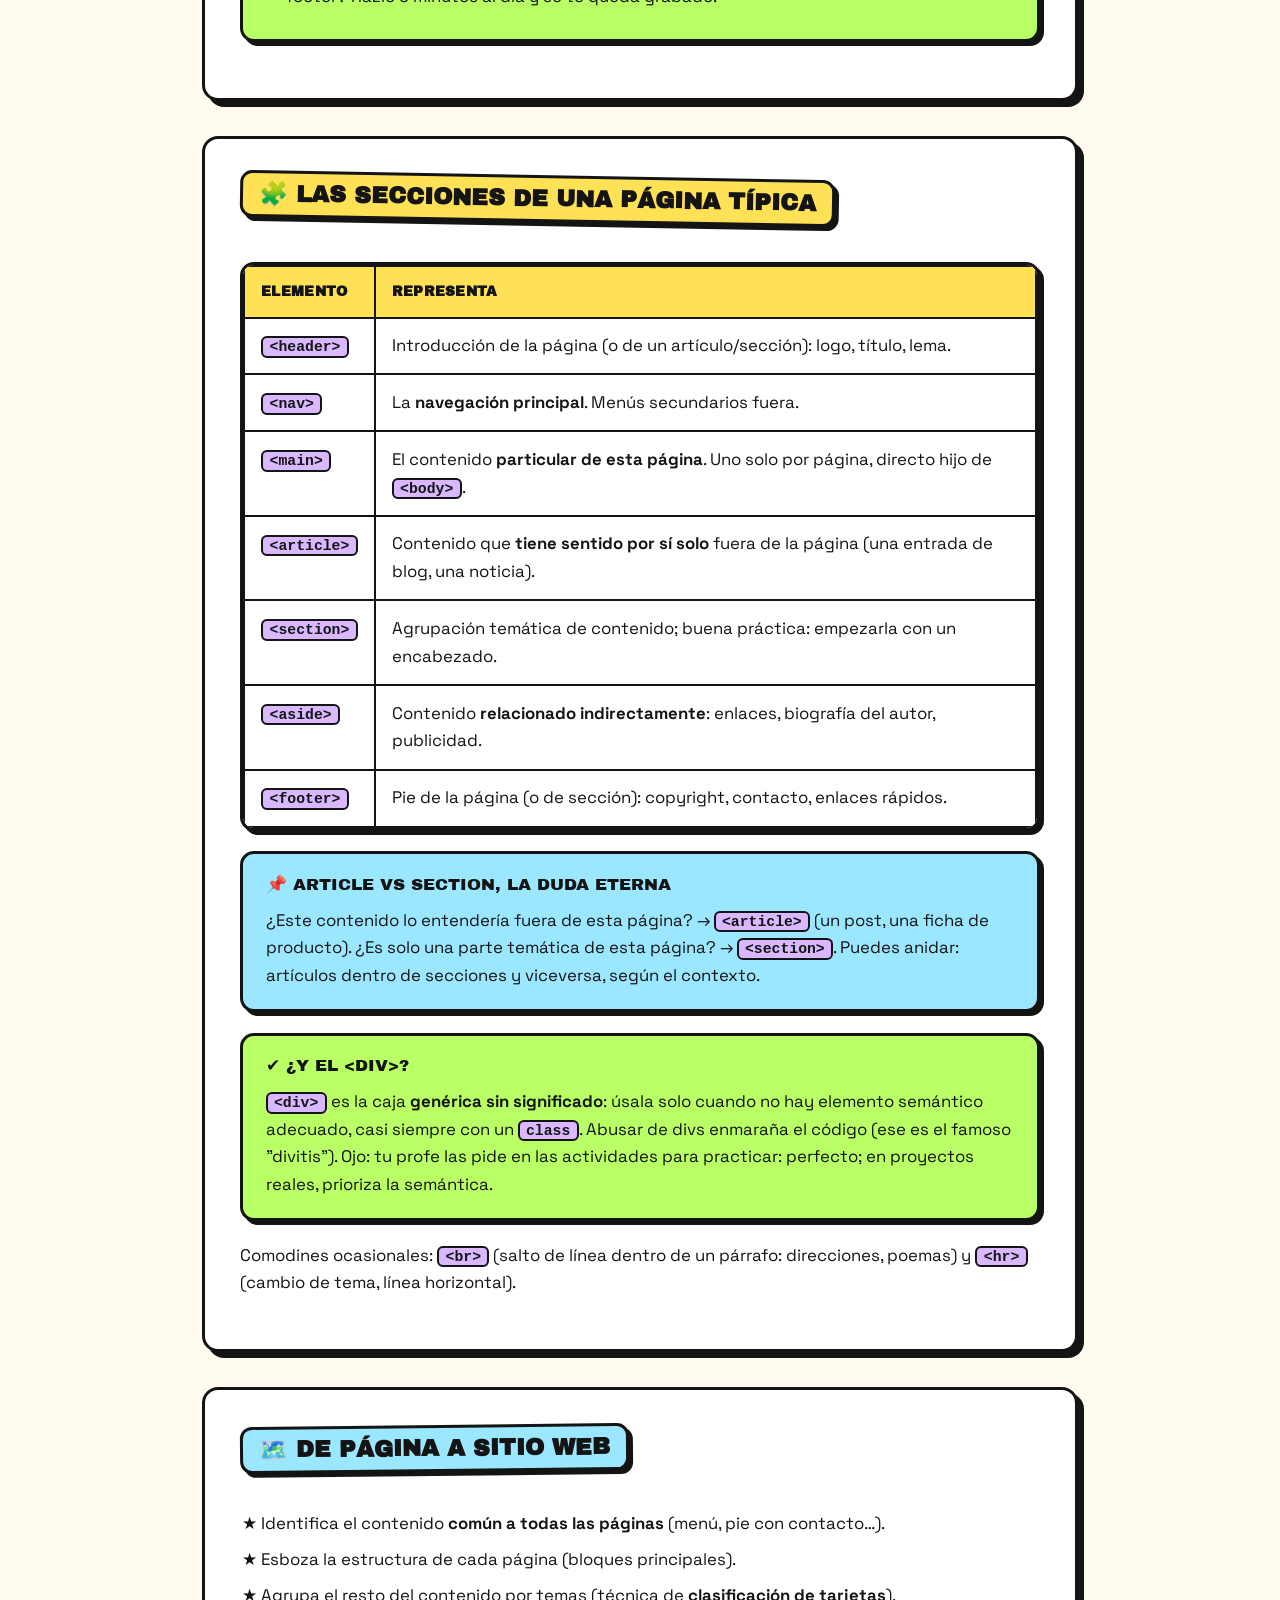
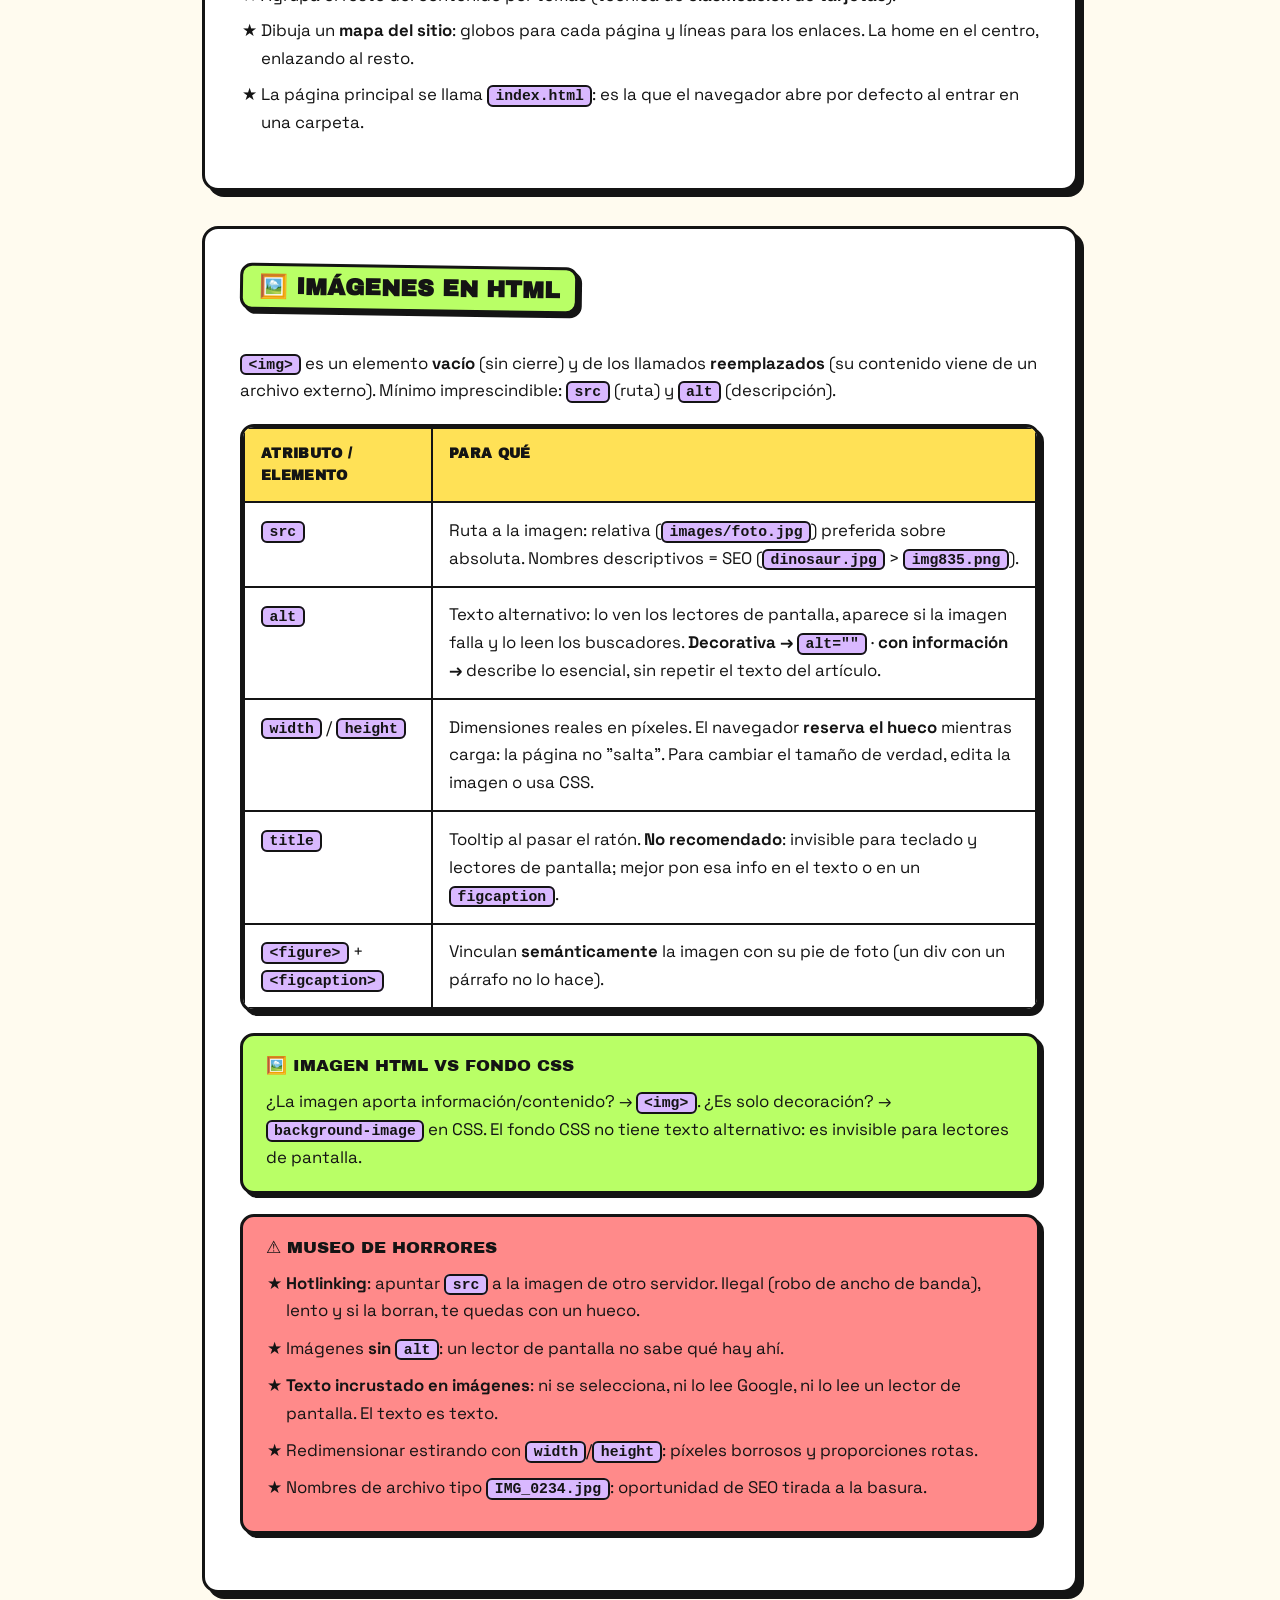
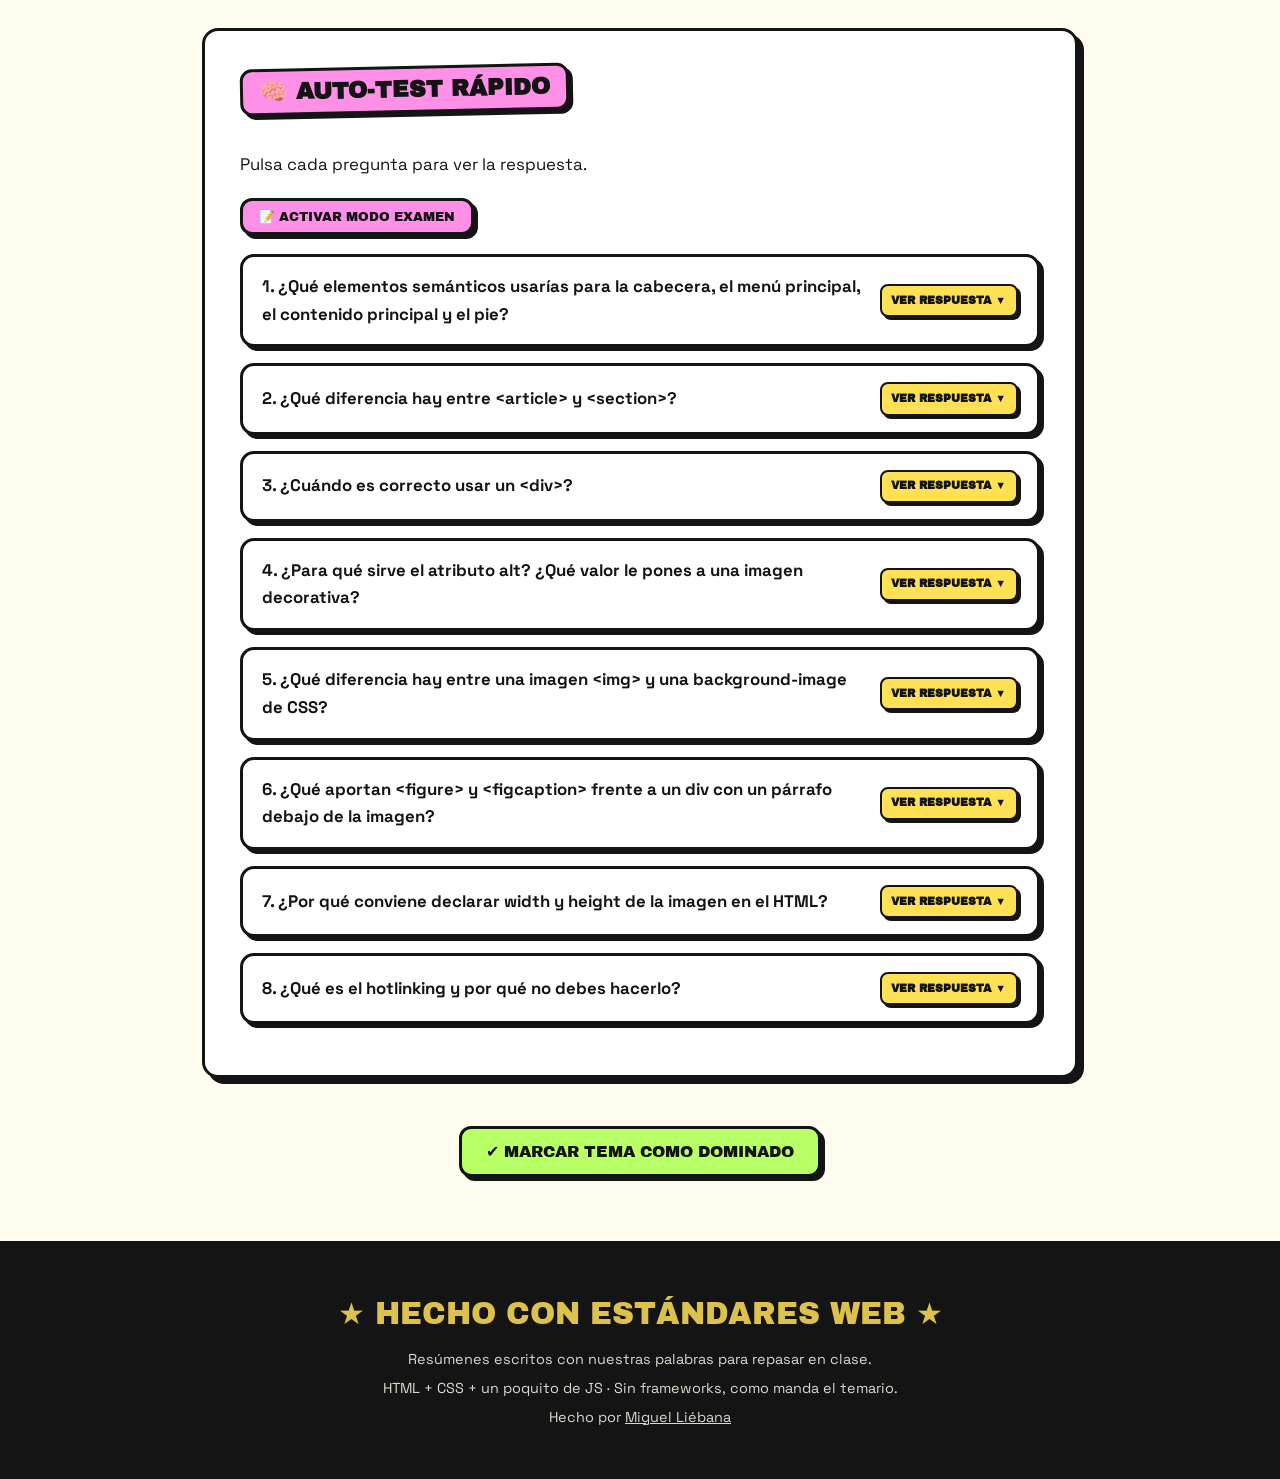
<file: tema-03.html>
<!DOCTYPE html>
<html lang="es">
<head>
  <meta charset="UTF-8">
  <meta name="viewport" content="width=device-width, initial-scale=1.0">
  <title>Tema 03 · Secciones, sitios e imágenes — Apuntes Web</title>
  <meta name="description" content="Las secciones semánticas de una página, cómo planificar un sitio web y cómo insertar imágenes accesibles.">
  <meta name="theme-color" content="#FFE156">
  <link rel="icon" href="data:image/svg+xml,<svg xmlns='http://www.w3.org/2000/svg' viewBox='0 0 100 100'><text y='0.9em' font-size='90'>✳</text></svg>">
  <link rel="preconnect" href="https://fonts.googleapis.com">
  <link rel="preconnect" href="https://fonts.gstatic.com" crossorigin>
  <link href="https://fonts.googleapis.com/css2?family=Archivo+Black&family=Space+Grotesk:wght@400;500;700&display=swap" rel="stylesheet">
  <link rel="stylesheet" href="css/style.css">
</head>
<body>

  <div class="marquee" aria-hidden="true">
    <div class="marquee-track">
      <span>★ Tema 03</span><span>★ Estructura</span><span>★ Secciones semánticas</span><span>★ Imágenes</span><span>★ Texto alternativo</span>
      <span>★ Tema 03</span><span>★ Estructura</span><span>★ Secciones semánticas</span><span>★ Imágenes</span><span>★ Texto alternativo</span>
    </div>
  </div>

  <header class="site-header">
    <a class="logo" href="index.html">✳ APUNTES.WEB</a>
    <a class="btn small blue" href="index.html">← Volver a los temas</a>
  </header>

  <main class="container">

    <section class="tema-hero">
      <span class="tema-badge">Tema 03</span>
      <h1>Secciones, sitios e imágenes</h1>
      <p class="fuente">📚 Fuentes:
        <a href="https://developer.mozilla.org/es/docs/Learn/HTML/Introduction_to_HTML/Document_and_website_structure" target="_blank" rel="noopener">Estructura de documentos y sitios web (MDN) ↗</a> ·
        <a href="https://developer.mozilla.org/es/docs/Learn/HTML/Multimedia_and_embedding/Images_in_HTML" target="_blank" rel="noopener">Imágenes en HTML (MDN) ↗</a>
      </p>
    </section>

    <section class="section">
      <h2 class="box-title">🎬 La idea en una frase</h2>
      <div class="callout idea" style="margin:0;">
        <p style="margin:0;">Toda página web tiene <b>las mismas secciones de siempre</b> (cabecera, menú, contenido, lateral, pie)
        y HTML5 trae una <b>etiqueta semántica para cada una</b>. Y las imágenes son contenido: se insertan con
        <code>&lt;img&gt;</code> y <b>siempre</b> llevan su texto alternativo.</p>
      </div>
    </section>

    <section class="section">
      <h2 class="box-title alt3">🧒 Explicado como a un niño de 10 años</h2>
      <p><b>Una página web es como una revista de las de papel.</b> Si abres una revista, verás que SIEMPRE
      tiene las mismas partes; las páginas web hacen exactamente lo mismo.</p>
      <ul>
        <li><b><code>&lt;header&gt;</code></b> → la portada con el nombre de la revista.</li>
        <li><b><code>&lt;nav&gt;</code></b> → el índice: te dice en qué página está cada cosa.</li>
        <li><b><code>&lt;main&gt;</code></b> → el artículo grande del centro: es lo que cambia cada mes y lo que de verdad has venido a leer.</li>
        <li><b><code>&lt;aside&gt;</code></b> → la columnita pequeña de al lado con curiosidades.</li>
        <li><b><code>&lt;footer&gt;</code></b> → la parte de abajo donde pone © 2026 y el teléfono de redacción.</li>
        <li><b><code>&lt;article&gt;</code></b> → un artículo que puedes <b>recortar</b> y seguir entendiendo fuera de la revista. <b><code>&lt;section&gt;</code></b> → una parte del mismo periódico que solo tiene sentido dentro de él.</li>
        <li><b>El <code>alt</code></b> → describir una foto por teléfono a un amigo que no puede verla: cuéntale lo justo para que no se pierda nada.</li>
        <li><b><code>width</code>/<code>height</code></b> → reservarle hueco a la foto en la mesa <b>antes</b> de que llegue, para que nadie tenga que moverse cuando la pongas.</li>
        <li><b>Imagen HTML vs fondo CSS</b> → un <b>cuadro colgado</b> en la pared (se mira, es contenido) frente al <b>papel pintado</b> (solo decora).</li>
      </ul>
      <div class="callout tip">
        <p class="callout-title">📋 Analiza cualquier web en 3 pasos</p>
        <ol style="margin:0; padding-left:1.3rem;">
          <li>Abre una web que uses a menudo y pulsa <code>F12</code>.</li>
          <li>Pulsa el icono de la flechita (-selector de elementos-) y toca partes de la página.</li>
          <li>Mira cómo se ilumina su código e intenta reconocer: ¿dónde está el header? ¿el nav? ¿el footer? Hazlo 5 minutos al día y se te queda grabado.</li>
        </ol>
      </div>
    </section>

    <section class="section">
      <h2 class="box-title alt">🧩 Las secciones de una página típica</h2>
      <div class="table-wrap">
        <table>
          <thead>
            <tr><th>Elemento</th><th>Representa</th></tr>
          </thead>
          <tbody>
            <tr><td><code>&lt;header&gt;</code></td><td>Introducción de la página (o de un artículo/sección): logo, título, lema.</td></tr>
            <tr><td><code>&lt;nav&gt;</code></td><td>La <b>navegación principal</b>. Menús secundarios fuera.</td></tr>
            <tr><td><code>&lt;main&gt;</code></td><td>El contenido <b>particular de esta página</b>. Uno solo por página, directo hijo de <code>&lt;body&gt;</code>.</td></tr>
            <tr><td><code>&lt;article&gt;</code></td><td>Contenido que <b>tiene sentido por sí solo</b> fuera de la página (una entrada de blog, una noticia).</td></tr>
            <tr><td><code>&lt;section&gt;</code></td><td>Agrupación temática de contenido; buena práctica: empezarla con un encabezado.</td></tr>
            <tr><td><code>&lt;aside&gt;</code></td><td>Contenido <b>relacionado indirectamente</b>: enlaces, biografía del autor, publicidad.</td></tr>
            <tr><td><code>&lt;footer&gt;</code></td><td>Pie de la página (o de sección): copyright, contacto, enlaces rápidos.</td></tr>
          </tbody>
        </table>
      </div>
      <div class="callout note">
        <p class="callout-title">📌 Article vs section, la duda eterna</p>
        <p style="margin:0;">¿Este contenido lo entendería fuera de esta página? → <code>&lt;article&gt;</code> (un post, una ficha de producto).
        ¿Es solo una parte temática de esta página? → <code>&lt;section&gt;</code>. Puedes anidar: artículos dentro de secciones y viceversa, según el contexto.</p>
      </div>
      <div class="callout tip">
        <p class="callout-title">✔ ¿Y el &lt;div&gt;?</p>
        <p style="margin:0;"><code>&lt;div&gt;</code> es la caja <b>genérica sin significado</b>: úsala solo cuando no hay elemento semántico
        adecuado, casi siempre con un <code>class</code>. Abusar de divs enmaraña el código (ese es el famoso "divitis").
        Ojo: tu profe las pide en las actividades para practicar: perfecto; en proyectos reales, prioriza la semántica.</p>
      </div>
      <p>Comodines ocasionales: <code>&lt;br&gt;</code> (salto de línea dentro de un párrafo: direcciones, poemas) y
      <code>&lt;hr&gt;</code> (cambio de tema, línea horizontal).</p>
    </section>

    <section class="section">
      <h2 class="box-title alt2">🗺️ De página a sitio web</h2>
      <ul>
        <li>Identifica el contenido <b>común a todas las páginas</b> (menú, pie con contacto…).</li>
        <li>Esboza la estructura de cada página (bloques principales).</li>
        <li>Agrupa el resto del contenido por temas (técnica de <b>clasificación de tarjetas</b>).</li>
        <li>Dibuja un <b>mapa del sitio</b>: globos para cada página y líneas para los enlaces. La home en el centro, enlazando al resto.</li>
        <li>La página principal se llama <code>index.html</code>: es la que el navegador abre por defecto al entrar en una carpeta.</li>
      </ul>
    </section>

    <section class="section">
      <h2 class="box-title alt3">🖼️ Imágenes en HTML</h2>
      <p><code>&lt;img&gt;</code> es un elemento <b>vacío</b> (sin cierre) y de los llamados <b>reemplazados</b> (su contenido
      viene de un archivo externo). Mínimo imprescindible: <code>src</code> (ruta) y <code>alt</code> (descripción).</p>
      <div class="table-wrap">
        <table>
          <thead>
            <tr><th>Atributo / elemento</th><th>Para qué</th></tr>
          </thead>
          <tbody>
            <tr><td><code>src</code></td><td>Ruta a la imagen: relativa (<code>images/foto.jpg</code>) preferida sobre absoluta. Nombres descriptivos = SEO (<code>dinosaur.jpg</code> &gt; <code>img835.png</code>).</td></tr>
            <tr><td><code>alt</code></td><td>Texto alternativo: lo ven los lectores de pantalla, aparece si la imagen falla y lo leen los buscadores. <b>Decorativa →</b> <code>alt=""</code> · <b>con información →</b> describe lo esencial, sin repetir el texto del artículo.</td></tr>
            <tr><td><code>width</code> / <code>height</code></td><td>Dimensiones reales en píxeles. El navegador <b>reserva el hueco</b> mientras carga: la página no "salta". Para cambiar el tamaño de verdad, edita la imagen o usa CSS.</td></tr>
            <tr><td><code>title</code></td><td>Tooltip al pasar el ratón. <b>No recomendado</b>: invisible para teclado y lectores de pantalla; mejor pon esa info en el texto o en un <code>figcaption</code>.</td></tr>
            <tr><td><code>&lt;figure&gt;</code> + <code>&lt;figcaption&gt;</code></td><td>Vinculan <b>semánticamente</b> la imagen con su pie de foto (un div con un párrafo no lo hace).</td></tr>
          </tbody>
        </table>
      </div>
      <div class="callout tip">
        <p class="callout-title">🖼️ Imagen HTML vs fondo CSS</p>
        <p style="margin:0;">¿La imagen aporta información/contenido? → <code>&lt;img&gt;</code>. ¿Es solo decoración?
        → <code>background-image</code> en CSS. El fondo CSS no tiene texto alternativo: es invisible para lectores de pantalla.</p>
      </div>
      <div class="callout horror">
        <p class="callout-title">⚠ Museo de horrores</p>
        <ul>
          <li><b>Hotlinking</b>: apuntar <code>src</code> a la imagen de otro servidor. Ilegal (robo de ancho de banda), lento y si la borran, te quedas con un hueco.</li>
          <li>Imágenes <b>sin</b> <code>alt</code>: un lector de pantalla no sabe qué hay ahí.</li>
          <li><b>Texto incrustado en imágenes</b>: ni se selecciona, ni lo lee Google, ni lo lee un lector de pantalla. El texto es texto.</li>
          <li>Redimensionar estirando con <code>width</code>/<code>height</code>: píxeles borrosos y proporciones rotas.</li>
          <li>Nombres de archivo tipo <code>IMG_0234.jpg</code>: oportunidad de SEO tirada a la basura.</li>
        </ul>
      </div>
    </section>

    <section class="section">
      <h2 class="box-title">🧠 Auto-test rápido</h2>
      <p>Pulsa cada pregunta para ver la respuesta.</p>

      <details class="q">
        <summary>1. ¿Qué elementos semánticos usarías para la cabecera, el menú principal, el contenido principal y el pie?</summary>
        <div class="a"><div class="a-box"><code>&lt;header&gt;</code>, <code>&lt;nav&gt;</code>, <code>&lt;main&gt;</code> (una sola vez por página) y <code>&lt;footer&gt;</code>.</div></div>
      </details>

      <details class="q">
        <summary>2. ¿Qué diferencia hay entre &lt;article&gt; y &lt;section&gt;?</summary>
        <div class="a"><div class="a-box"><code>&lt;article&gt;</code> envuelve contenido <b>autónomo</b> que tendría sentido fuera de la página (una entrada de blog). <code>&lt;section&gt;</code> agrupa partes temáticas de la página, idealmente con su propio encabezado.</div></div>
      </details>

      <details class="q">
        <summary>3. ¿Cuándo es correcto usar un &lt;div&gt;?</summary>
        <div class="a"><div class="a-box">Cuando <b>ningún elemento semántico</b> describe ese grupo de contenido y necesitas una caja para aplicar CSS/JS. Normalmente con una <code>class</code>, y usando los divs lo menos posible.</div></div>
      </details>

      <details class="q">
        <summary>4. ¿Para qué sirve el atributo alt? ¿Qué valor le pones a una imagen decorativa?</summary>
        <div class="a"><div class="a-box">Describe la imagen para quien no puede verla (lector de pantalla, imagen rota, buscador). Si la imagen es <b>decorativa</b>, se usa <code>alt=""</code> para que el lector de pantalla la ignore.</div></div>
      </details>

      <details class="q">
        <summary>5. ¿Qué diferencia hay entre una imagen &lt;img&gt; y una background-image de CSS?</summary>
        <div class="a"><div class="a-box"><code>&lt;img&gt;</code> es <b>contenido</b>: lleva <code>alt</code>, la ve Google, la escuchan los lectores de pantalla. <code>background-image</code> es <b>decoración</b>: no aporta significado ni texto alternativo.</div></div>
      </details>

      <details class="q">
        <summary>6. ¿Qué aportan &lt;figure&gt; y &lt;figcaption&gt; frente a un div con un párrafo debajo de la imagen?</summary>
        <div class="a"><div class="a-box">Vinculan <b>semánticamente</b> la imagen con su pie de foto: las tecnologías de apoyo entienden que el <code>figcaption</code> describe el contenido de la figura, aunque haya muchas imágenes seguidas.</div></div>
      </details>

      <details class="q">
        <summary>7. ¿Por qué conviene declarar width y height de la imagen en el HTML?</summary>
        <div class="a"><div class="a-box">Para que el navegador <b>reserve el espacio</b> antes de que cargue la imagen: evita que el contenido "salte" durante la carga. (Y el tamaño real se edita en un editor de imágenes o con CSS, no estirando atributos.)</div></div>
      </details>

      <details class="q">
        <summary>8. ¿Qué es el hotlinking y por qué no debes hacerlo?</summary>
        <div class="a"><div class="a-box">Apuntar el <code>src</code> de tu imagen a un archivo alojado en el servidor de otra persona. Es <b>ilegal</b> (usan su ancho de banda sin permiso), ralentiza tu página y pierdes el control si la imagen desaparece o la cambian.</div></div>
      </details>
    </section>

    <div class="dominado-bar">
      <button class="btn btn-dominado" data-dominar="tema-03"><span>✔ Marcar tema como dominado</span></button>
    </div>

  </main>

  <footer>
    <p class="big">★ Hecho con estándares web ★</p>
    <p>Resúmenes escritos con nuestras palabras para repasar en clase.</p>
    <p>HTML + CSS + un poquito de JS · Sin frameworks, como manda el temario.</p>
    <p>Hecho por <a href="https://miguellv.framer.website" target="_blank" rel="noopener">Miguel Liébana</a></p>
  </footer>

  <script src="js/main.js"></script>
</body>
</html>
</file>
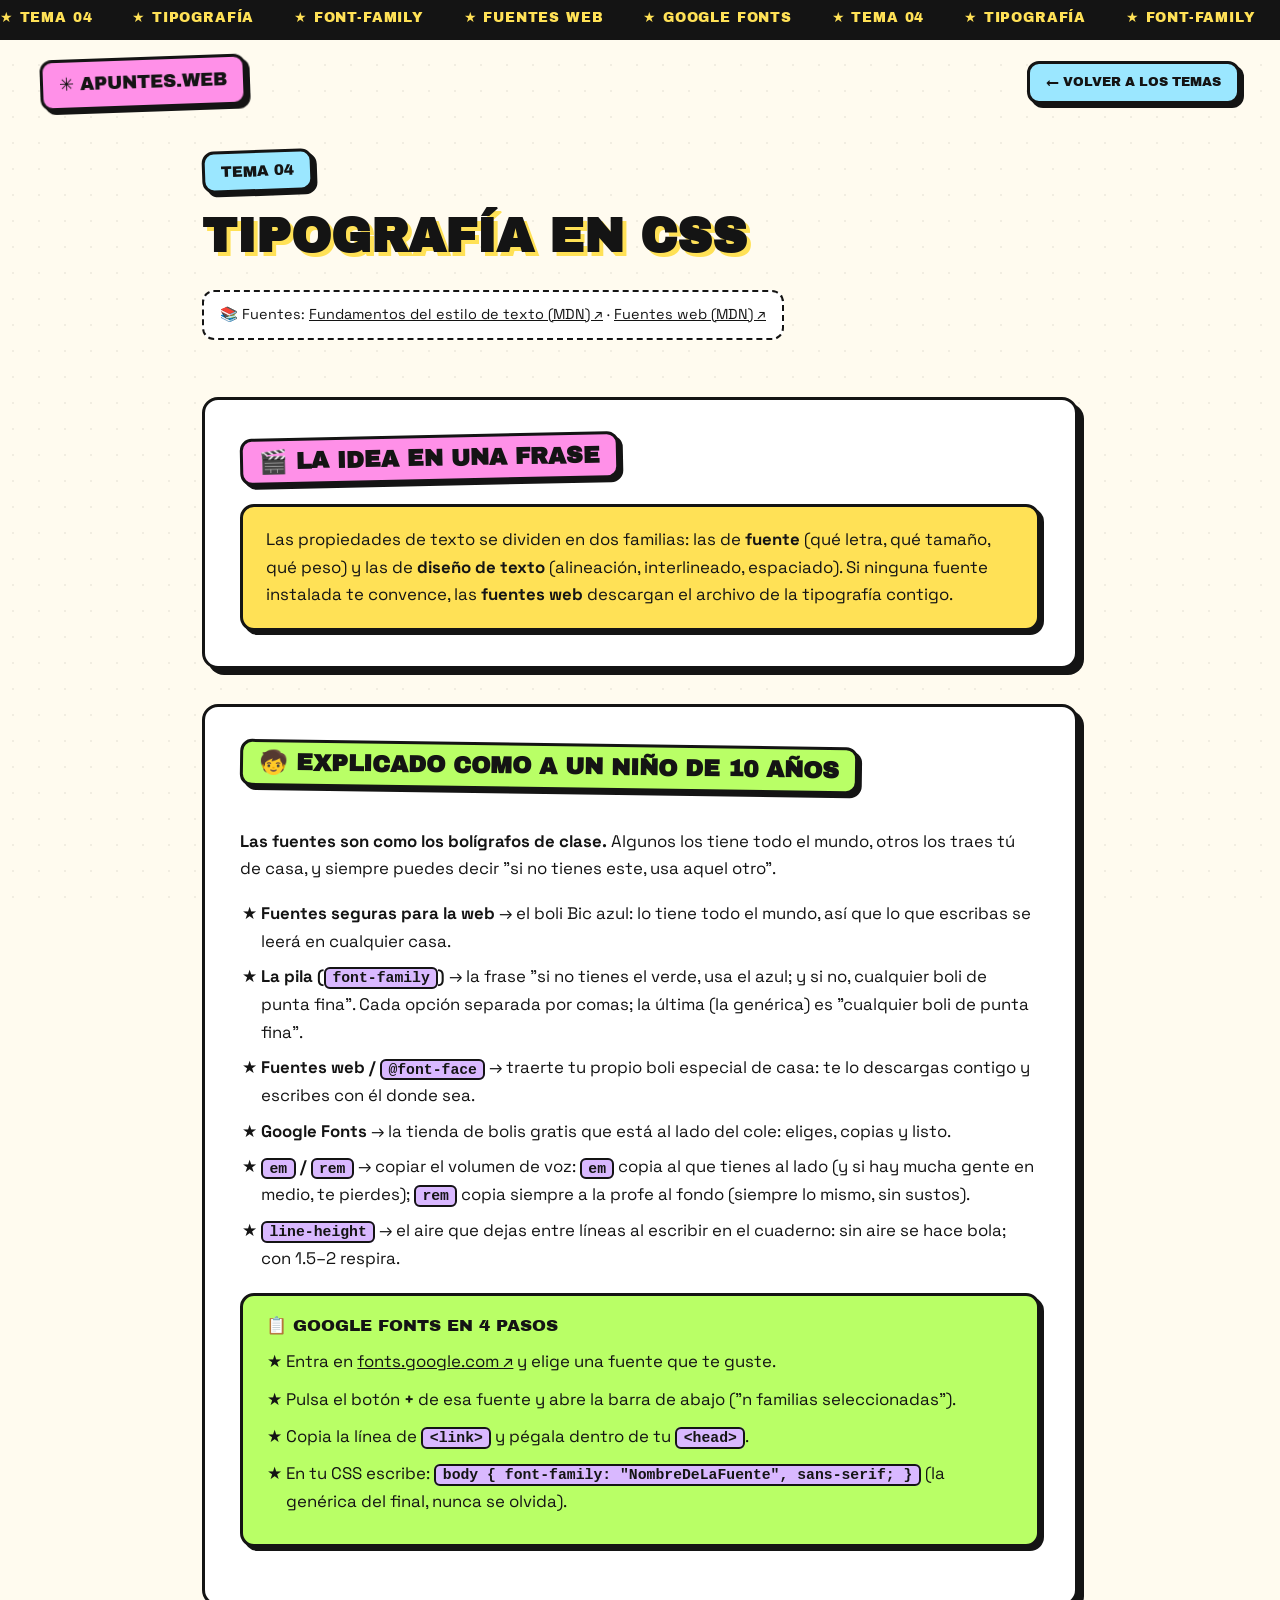
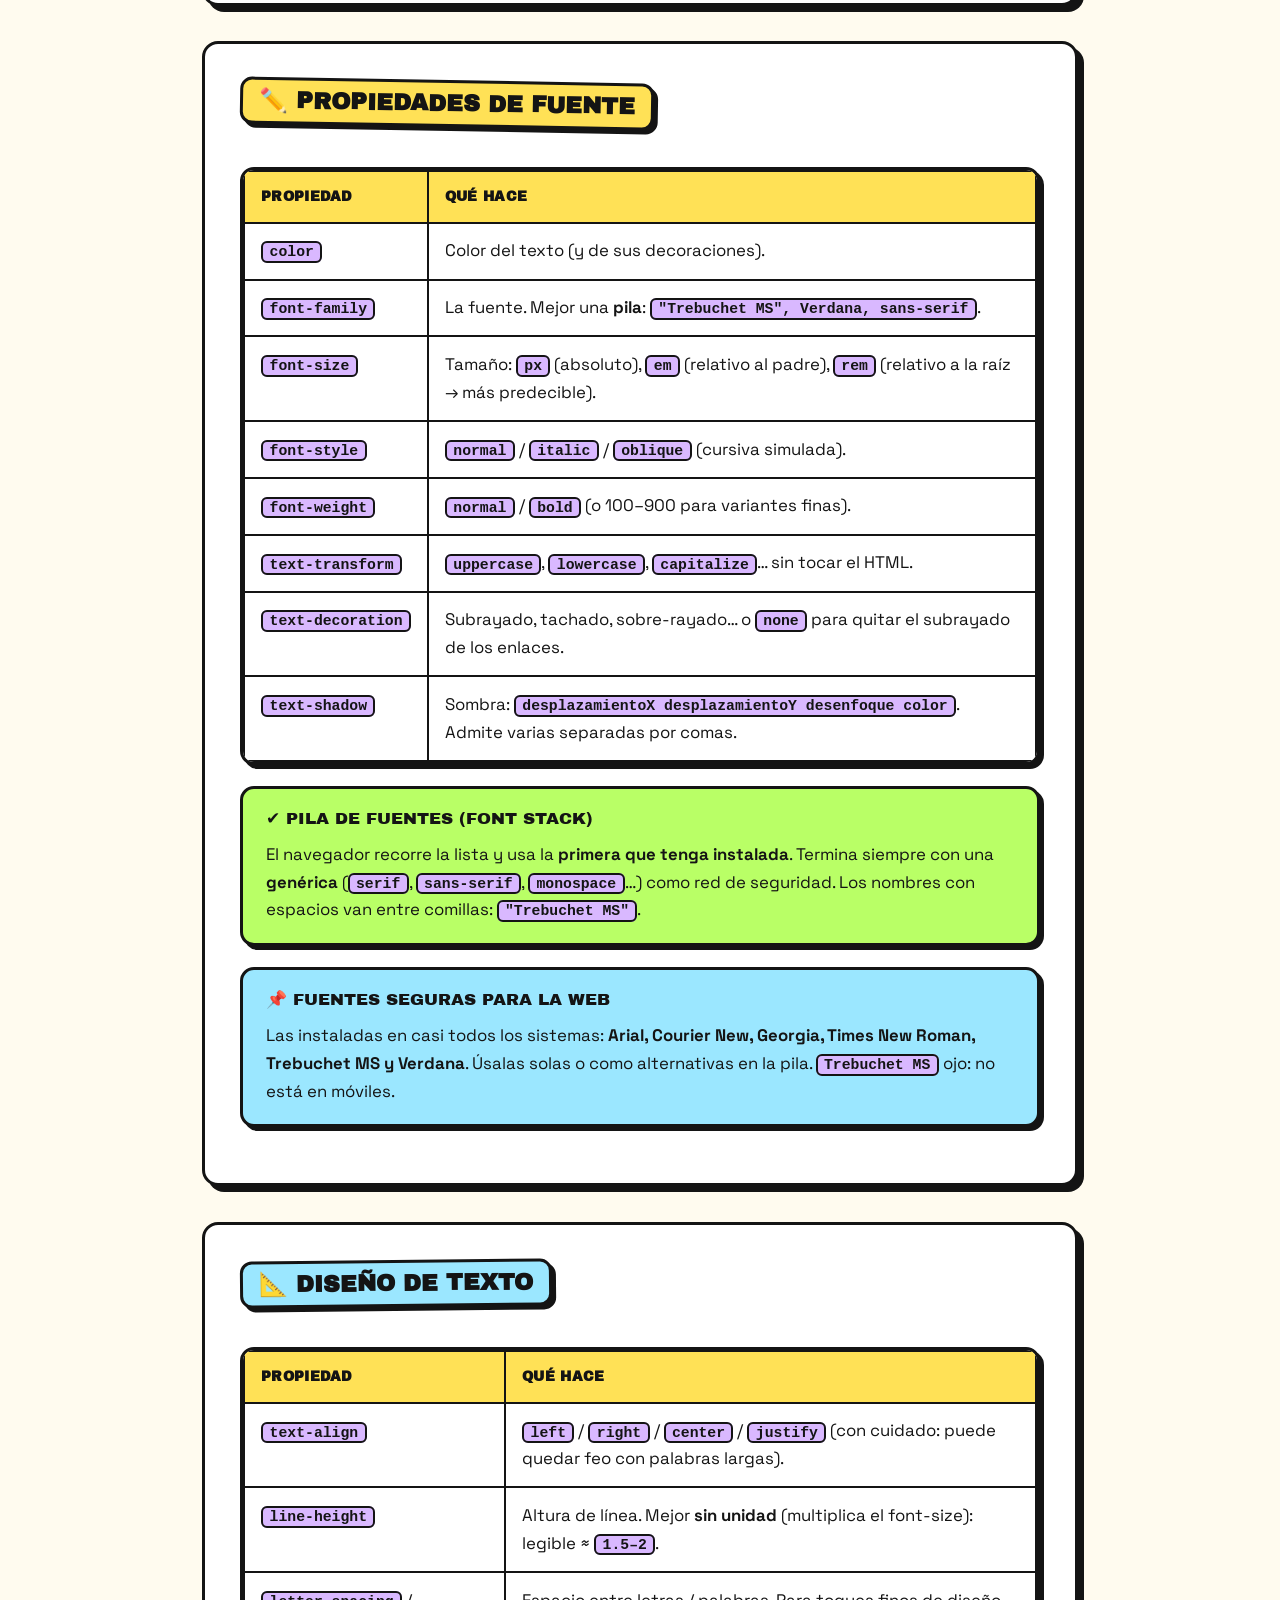
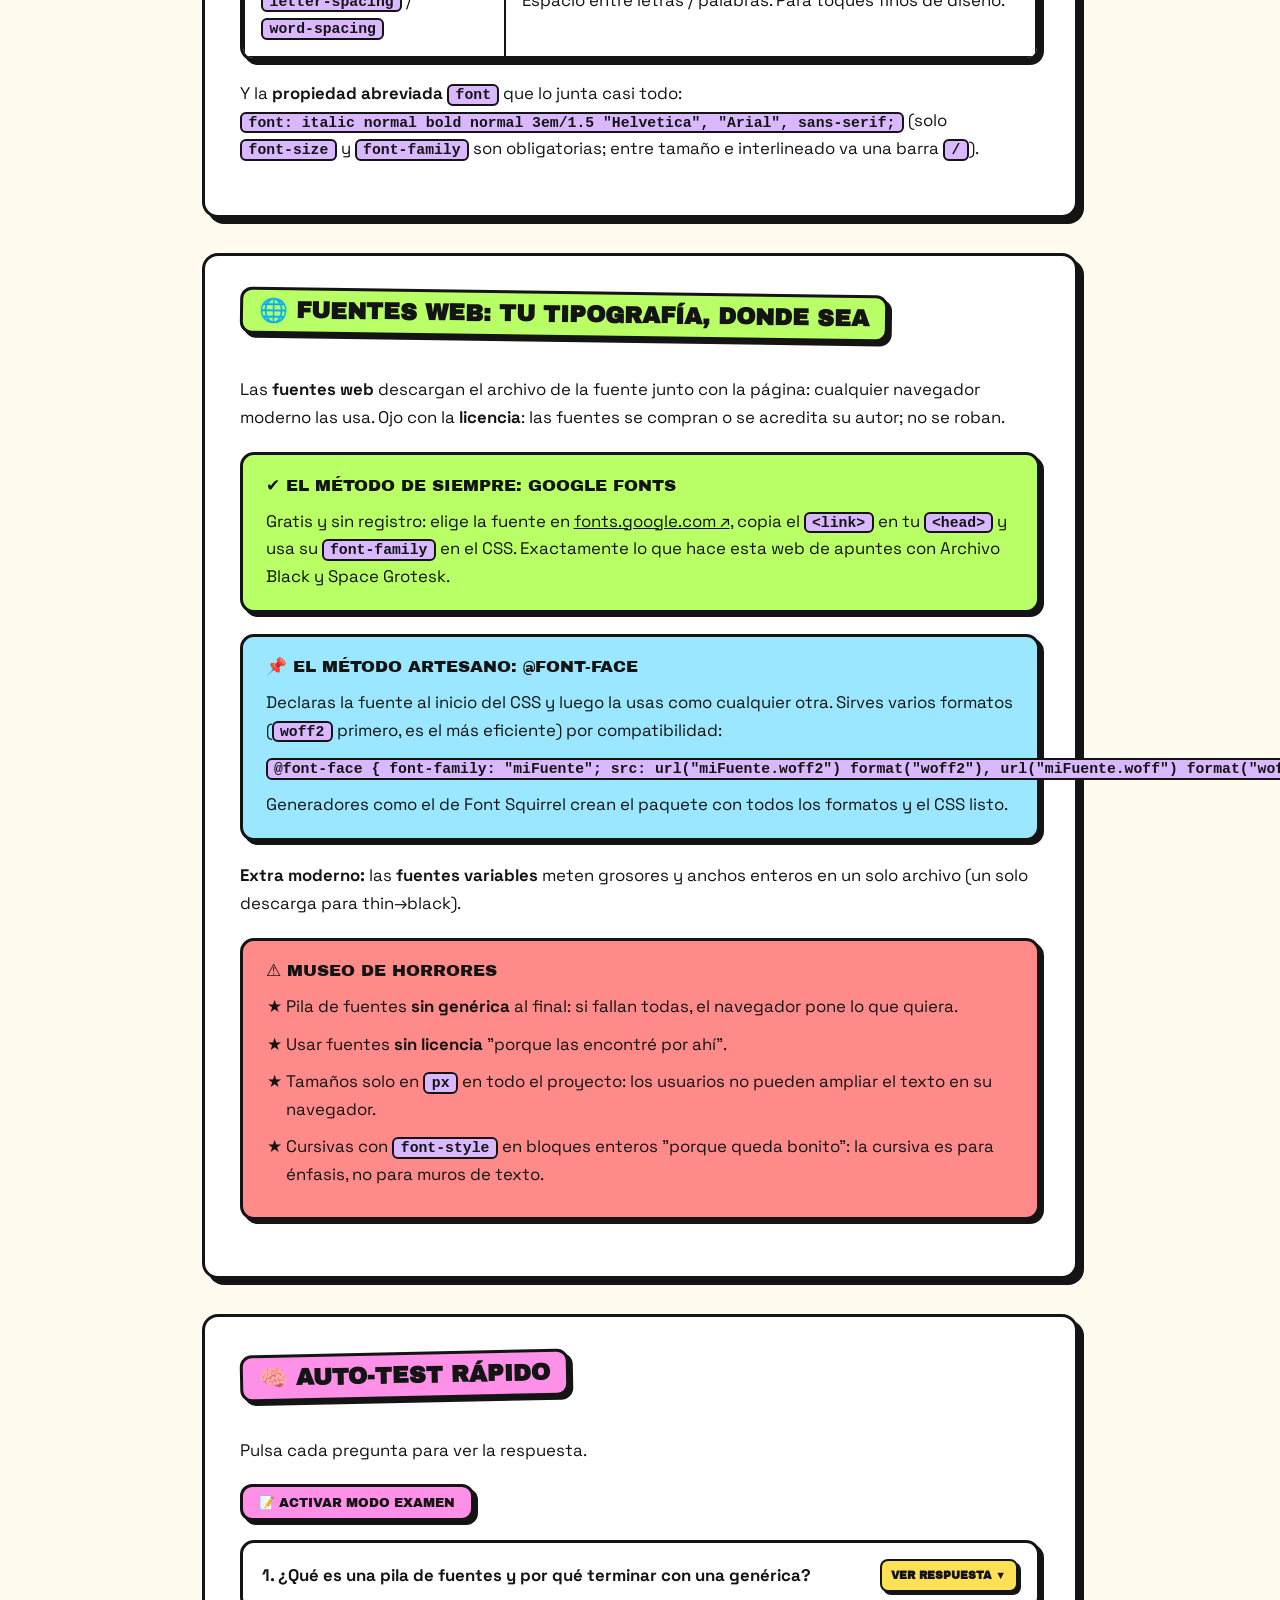
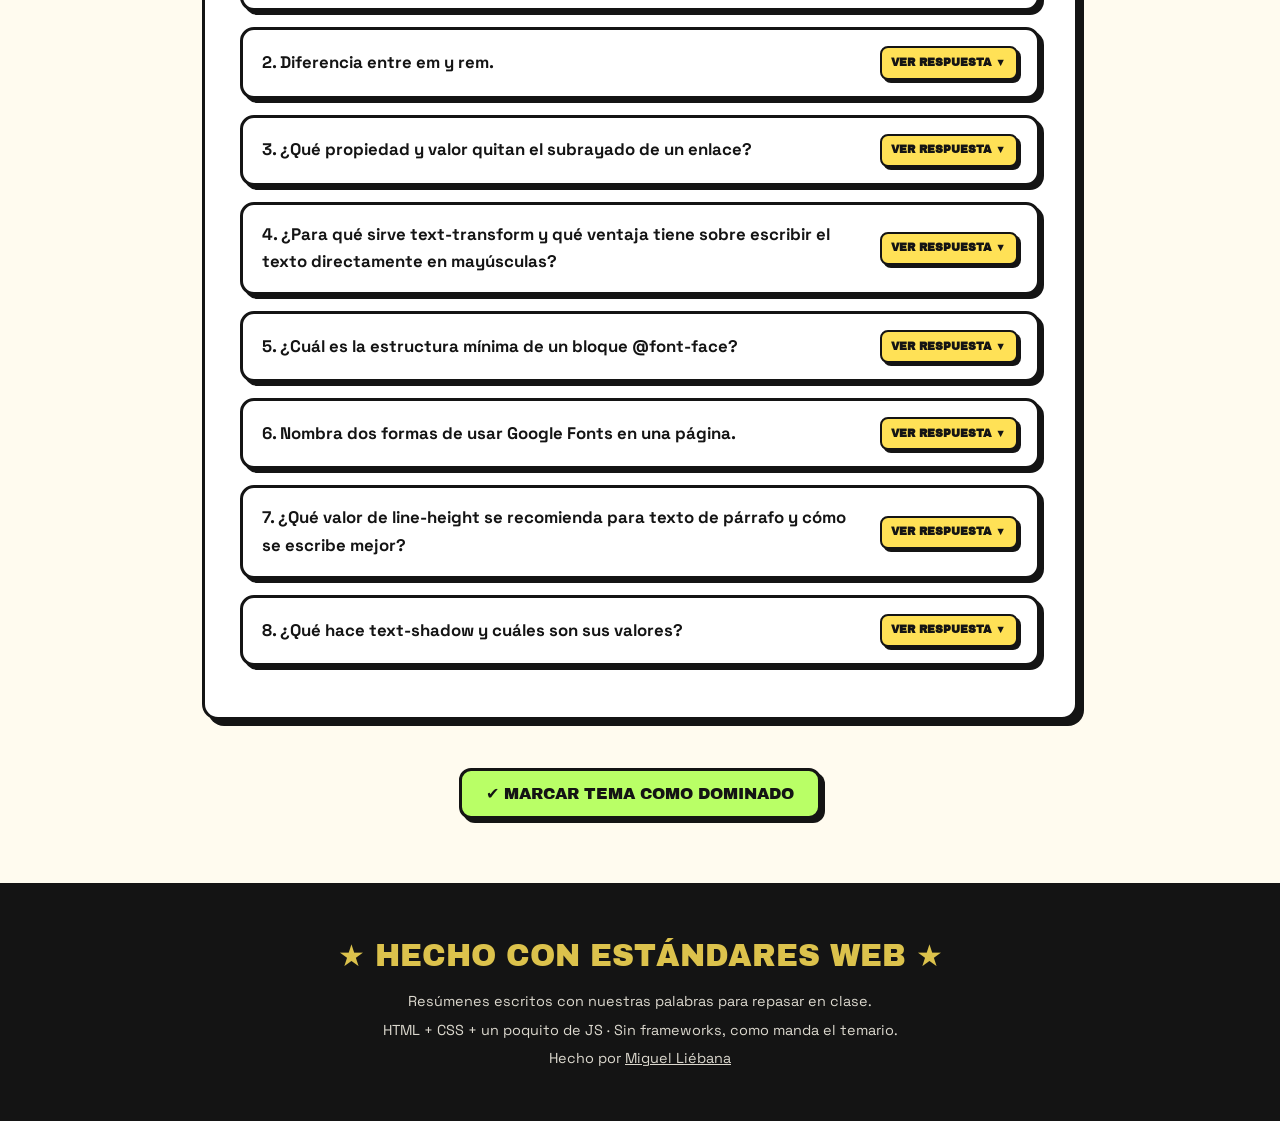
<file: tema-04.html>
<!DOCTYPE html>
<html lang="es">
<head>
  <meta charset="UTF-8">
  <meta name="viewport" content="width=device-width, initial-scale=1.0">
  <title>Tema 04 · Tipografía en CSS: estilos de texto y fuentes web — Apuntes Web</title>
  <meta name="description" content="Propiedades de fuente y diseño de texto en CSS, fuentes seguras para la web y fuentes web con @font-face y Google Fonts.">
  <meta name="theme-color" content="#FFE156">
  <link rel="icon" href="data:image/svg+xml,<svg xmlns='http://www.w3.org/2000/svg' viewBox='0 0 100 100'><text y='0.9em' font-size='90'>✳</text></svg>">
  <link rel="preconnect" href="https://fonts.googleapis.com">
  <link rel="preconnect" href="https://fonts.gstatic.com" crossorigin>
  <link href="https://fonts.googleapis.com/css2?family=Archivo+Black&family=Space+Grotesk:wght@400;500;700&display=swap" rel="stylesheet">
  <link rel="stylesheet" href="css/style.css">
</head>
<body>

  <div class="marquee" aria-hidden="true">
    <div class="marquee-track">
      <span>★ Tema 04</span><span>★ Tipografía</span><span>★ font-family</span><span>★ Fuentes web</span><span>★ Google Fonts</span>
      <span>★ Tema 04</span><span>★ Tipografía</span><span>★ font-family</span><span>★ Fuentes web</span><span>★ Google Fonts</span>
    </div>
  </div>

  <header class="site-header">
    <a class="logo" href="index.html">✳ APUNTES.WEB</a>
    <a class="btn small blue" href="index.html">← Volver a los temas</a>
  </header>

  <main class="container">

    <section class="tema-hero">
      <span class="tema-badge">Tema 04</span>
      <h1>Tipografía en CSS</h1>
      <p class="fuente">📚 Fuentes:
        <a href="https://developer.mozilla.org/es/docs/Learn/CSS/Styling_text/Fundamentals" target="_blank" rel="noopener">Fundamentos del estilo de texto (MDN) ↗</a> ·
        <a href="https://developer.mozilla.org/es/docs/Learn/CSS/Styling_text/Web_fonts" target="_blank" rel="noopener">Fuentes web (MDN) ↗</a>
      </p>
    </section>

    <section class="section">
      <h2 class="box-title">🎬 La idea en una frase</h2>
      <div class="callout idea" style="margin:0;">
        <p style="margin:0;">Las propiedades de texto se dividen en dos familias: las de <b>fuente</b> (qué letra, qué tamaño, qué peso)
        y las de <b>diseño de texto</b> (alineación, interlineado, espaciado). Si ninguna fuente instalada te convence,
        las <b>fuentes web</b> descargan el archivo de la tipografía contigo.</p>
      </div>
    </section>

    <section class="section">
      <h2 class="box-title alt3">🧒 Explicado como a un niño de 10 años</h2>
      <p><b>Las fuentes son como los bolígrafos de clase.</b> Algunos los tiene todo el mundo, otros los
      traes tú de casa, y siempre puedes decir "si no tienes este, usa aquel otro".</p>
      <ul>
        <li><b>Fuentes seguras para la web</b> → el boli Bic azul: lo tiene todo el mundo, así que lo que escribas se leerá en cualquier casa.</li>
        <li><b>La pila (<code>font-family</code>)</b> → la frase "si no tienes el verde, usa el azul; y si no, cualquier boli de punta fina". Cada opción separada por comas; la última (la genérica) es "cualquier boli de punta fina".</li>
        <li><b>Fuentes web / <code>@font-face</code></b> → traerte tu propio boli especial de casa: te lo descargas contigo y escribes con él donde sea.</li>
        <li><b>Google Fonts</b> → la tienda de bolis gratis que está al lado del cole: eliges, copias y listo.</li>
        <li><b><code>em</code> / <code>rem</code></b> → copiar el volumen de voz: <code>em</code> copia al que tienes al lado (y si hay mucha gente en medio, te pierdes); <code>rem</code> copia siempre a la profe al fondo (siempre lo mismo, sin sustos).</li>
        <li><b><code>line-height</code></b> → el aire que dejas entre líneas al escribir en el cuaderno: sin aire se hace bola; con 1.5–2 respira.</li>
      </ul>
      <div class="callout tip">
        <p class="callout-title">📋 Google Fonts en 4 pasos</p>
        <ol style="margin:0; padding-left:1.3rem;">
          <li>Entra en <a href="https://fonts.google.com/" target="_blank" rel="noopener">fonts.google.com ↗</a> y elige una fuente que te guste.</li>
          <li>Pulsa el botón <b>+</b> de esa fuente y abre la barra de abajo ("n familias seleccionadas").</li>
          <li>Copia la línea de <code>&lt;link&gt;</code> y pégala dentro de tu <code>&lt;head&gt;</code>.</li>
          <li>En tu CSS escribe: <code>body { font-family: "NombreDeLaFuente", sans-serif; }</code> (la genérica del final, nunca se olvida).</li>
        </ol>
      </div>
    </section>

    <section class="section">
      <h2 class="box-title alt">✏️ Propiedades de fuente</h2>
      <div class="table-wrap">
        <table>
          <thead>
            <tr><th>Propiedad</th><th>Qué hace</th></tr>
          </thead>
          <tbody>
            <tr><td><code>color</code></td><td>Color del texto (y de sus decoraciones).</td></tr>
            <tr><td><code>font-family</code></td><td>La fuente. Mejor una <b>pila</b>: <code>"Trebuchet MS", Verdana, sans-serif</code>.</td></tr>
            <tr><td><code>font-size</code></td><td>Tamaño: <code>px</code> (absoluto), <code>em</code> (relativo al padre), <code>rem</code> (relativo a la raíz → más predecible).</td></tr>
            <tr><td><code>font-style</code></td><td><code>normal</code> / <code>italic</code> / <code>oblique</code> (cursiva simulada).</td></tr>
            <tr><td><code>font-weight</code></td><td><code>normal</code> / <code>bold</code> (o 100–900 para variantes finas).</td></tr>
            <tr><td><code>text-transform</code></td><td><code>uppercase</code>, <code>lowercase</code>, <code>capitalize</code>… sin tocar el HTML.</td></tr>
            <tr><td><code>text-decoration</code></td><td>Subrayado, tachado, sobre-rayado… o <code>none</code> para quitar el subrayado de los enlaces.</td></tr>
            <tr><td><code>text-shadow</code></td><td>Sombra: <code>desplazamientoX desplazamientoY desenfoque color</code>. Admite varias separadas por comas.</td></tr>
          </tbody>
        </table>
      </div>
      <div class="callout tip">
        <p class="callout-title">✔ Pila de fuentes (font stack)</p>
        <p style="margin:0;">El navegador recorre la lista y usa la <b>primera que tenga instalada</b>. Termina siempre con una
        <b>genérica</b> (<code>serif</code>, <code>sans-serif</code>, <code>monospace</code>…) como red de seguridad.
        Los nombres con espacios van entre comillas: <code>"Trebuchet MS"</code>.</p>
      </div>
      <div class="callout note">
        <p class="callout-title">📌 Fuentes seguras para la web</p>
        <p style="margin:0;">Las instaladas en casi todos los sistemas: <b>Arial, Courier New, Georgia, Times New Roman, Trebuchet MS y Verdana</b>.
        Úsalas solas o como alternativas en la pila. <code>Trebuchet MS</code> ojo: no está en móviles.</p>
      </div>
    </section>

    <section class="section">
      <h2 class="box-title alt2">📐 Diseño de texto</h2>
      <div class="table-wrap">
        <table>
          <thead>
            <tr><th>Propiedad</th><th>Qué hace</th></tr>
          </thead>
          <tbody>
            <tr><td><code>text-align</code></td><td><code>left</code> / <code>right</code> / <code>center</code> / <code>justify</code> (con cuidado: puede quedar feo con palabras largas).</td></tr>
            <tr><td><code>line-height</code></td><td>Altura de línea. Mejor <b>sin unidad</b> (multiplica el font-size): legible ≈ <code>1.5–2</code>.</td></tr>
            <tr><td><code>letter-spacing</code> / <code>word-spacing</code></td><td>Espacio entre letras / palabras. Para toques finos de diseño.</td></tr>
          </tbody>
        </table>
      </div>
      <p>Y la <b>propiedad abreviada</b> <code>font</code> que lo junta casi todo:
      <code>font: italic normal bold normal 3em/1.5 "Helvetica", "Arial", sans-serif;</code>
      (solo <code>font-size</code> y <code>font-family</code> son obligatorias; entre tamaño e interlineado va una barra <code>/</code>).</p>
    </section>

    <section class="section">
      <h2 class="box-title alt3">🌐 Fuentes web: tu tipografía, donde sea</h2>
      <p>Las <b>fuentes web</b> descargan el archivo de la fuente junto con la página: cualquier navegador moderno las usa.
      Ojo con la <b>licencia</b>: las fuentes se compran o se acredita su autor; no se roban.</p>
      <div class="callout tip">
        <p class="callout-title">✔ El método de siempre: Google Fonts</p>
        <p style="margin:0;">Gratis y sin registro: elige la fuente en
        <a href="https://fonts.google.com/" target="_blank" rel="noopener">fonts.google.com ↗</a>, copia el
        <code>&lt;link&gt;</code> en tu <code>&lt;head&gt;</code> y usa su <code>font-family</code> en el CSS. Exactamente lo que
        hace esta web de apuntes con Archivo Black y Space Grotesk.</p>
      </div>
      <div class="callout note">
        <p class="callout-title">📌 El método artesano: @font-face</p>
        <p style="margin:0;">Declaras la fuente al inicio del CSS y luego la usas como cualquier otra. Sirves varios formatos
        (<code>woff2</code> primero, es el más eficiente) por compatibilidad:</p>
        <p style="margin:.6rem 0 0;"><code>@font-face { font-family: "miFuente"; src: url("miFuente.woff2") format("woff2"), url("miFuente.woff") format("woff"); }</code></p>
        <p style="margin:.6rem 0 0;">Generadores como el de Font Squirrel crean el paquete con todos los formatos y el CSS listo.</p>
      </div>
      <p><b>Extra moderno:</b> las <b>fuentes variables</b> meten grosores y anchos enteros en un solo archivo (un solo descarga para thin→black).</p>
      <div class="callout horror">
        <p class="callout-title">⚠ Museo de horrores</p>
        <ul>
          <li>Pila de fuentes <b>sin genérica</b> al final: si fallan todas, el navegador pone lo que quiera.</li>
          <li>Usar fuentes <b>sin licencia</b> "porque las encontré por ahí".</li>
          <li>Tamaños solo en <code>px</code> en todo el proyecto: los usuarios no pueden ampliar el texto en su navegador.</li>
          <li>Cursivas con <code>font-style</code> en bloques enteros "porque queda bonito": la cursiva es para énfasis, no para muros de texto.</li>
        </ul>
      </div>
    </section>

    <section class="section">
      <h2 class="box-title">🧠 Auto-test rápido</h2>
      <p>Pulsa cada pregunta para ver la respuesta.</p>

      <details class="q">
        <summary>1. ¿Qué es una pila de fuentes y por qué terminar con una genérica?</summary>
        <div class="a"><div class="a-box">Una lista de fuentes separadas por comas; el navegador usa la primera disponible. La genérica (<code>sans-serif</code>, <code>serif</code>…) es la red de seguridad si <b>ninguna</b> de las anteriores está instalada.</div></div>
      </details>

      <details class="q">
        <summary>2. Diferencia entre em y rem.</summary>
        <div class="a"><div class="a-box"><code>1em</code> = tamaño de fuente del <b>elemento padre</b> (se complica con anidamientos). <code>1rem</code> = tamaño de fuente del elemento raíz (<code>&lt;html&gt;</code>, 16px por defecto): mucho más fácil de calcular.</div></div>
      </details>

      <details class="q">
        <summary>3. ¿Qué propiedad y valor quitan el subrayado de un enlace?</summary>
        <div class="a"><div class="a-box"><code>text-decoration: none;</code> sobre el <code>&lt;a&gt;</code>. Ojo a la accesibilidad: asegúrate de que el enlace siga siendo reconocible (color, peso, hover…).</div></div>
      </details>

      <details class="q">
        <summary>4. ¿Para qué sirve text-transform y qué ventaja tiene sobre escribir el texto directamente en mayúsculas?</summary>
        <div class="a"><div class="a-box">Transforma la visualización (<code>uppercase</code>, <code>lowercase</code>, <code>capitalize</code>). El HTML sigue conteniendo el texto normal: mejor para lectores de pantalla, SEO y mantenimiento.</div></div>
      </details>

      <details class="q">
        <summary>5. ¿Cuál es la estructura mínima de un bloque @font-face?</summary>
        <div class="a"><div class="a-box"><code>@font-face { font-family: "nombre"; src: url("archivo.woff2") format("woff2"); }</code>. Después usas <code>font-family: "nombre", sans-serif;</code> como con cualquier fuente.</div></div>
      </details>

      <details class="q">
        <summary>6. Nombra dos formas de usar Google Fonts en una página.</summary>
        <div class="a"><div class="a-box">1) Pegar el <code>&lt;link&gt;</code> que te da en el <code>&lt;head&gt;</code> (recomendado, carga en paralelo) o 2) usar <code>@import</code> al inicio del CSS. En ambos casos luego aplicas su <code>font-family</code>.</div></div>
      </details>

      <details class="q">
        <summary>7. ¿Qué valor de line-height se recomienda para texto de párrafo y cómo se escribe mejor?</summary>
        <div class="a"><div class="a-box">Alrededor de <b>1.5 a 2</b> veces el tamaño de la fuente. Se escribe <b>sin unidad</b> (<code>line-height: 1.6;</code>) para que actúe como multiplicador y se herede correctamente.</div></div>
      </details>

      <details class="q">
        <summary>8. ¿Qué hace text-shadow y cuáles son sus valores?</summary>
        <div class="a"><div class="a-box">Dibuja una sombra tras el texto: <code>text-shadow: x y desenfoque color;</code> (los dos primeros son obligatorios). Admite varias sombras separadas por comas.</div></div>
      </details>
    </section>

    <div class="dominado-bar">
      <button class="btn btn-dominado" data-dominar="tema-04"><span>✔ Marcar tema como dominado</span></button>
    </div>

  </main>

  <footer>
    <p class="big">★ Hecho con estándares web ★</p>
    <p>Resúmenes escritos con nuestras palabras para repasar en clase.</p>
    <p>HTML + CSS + un poquito de JS · Sin frameworks, como manda el temario.</p>
    <p>Hecho por <a href="https://miguellv.framer.website" target="_blank" rel="noopener">Miguel Liébana</a></p>
  </footer>

  <script src="js/main.js"></script>
</body>
</html>
</file>
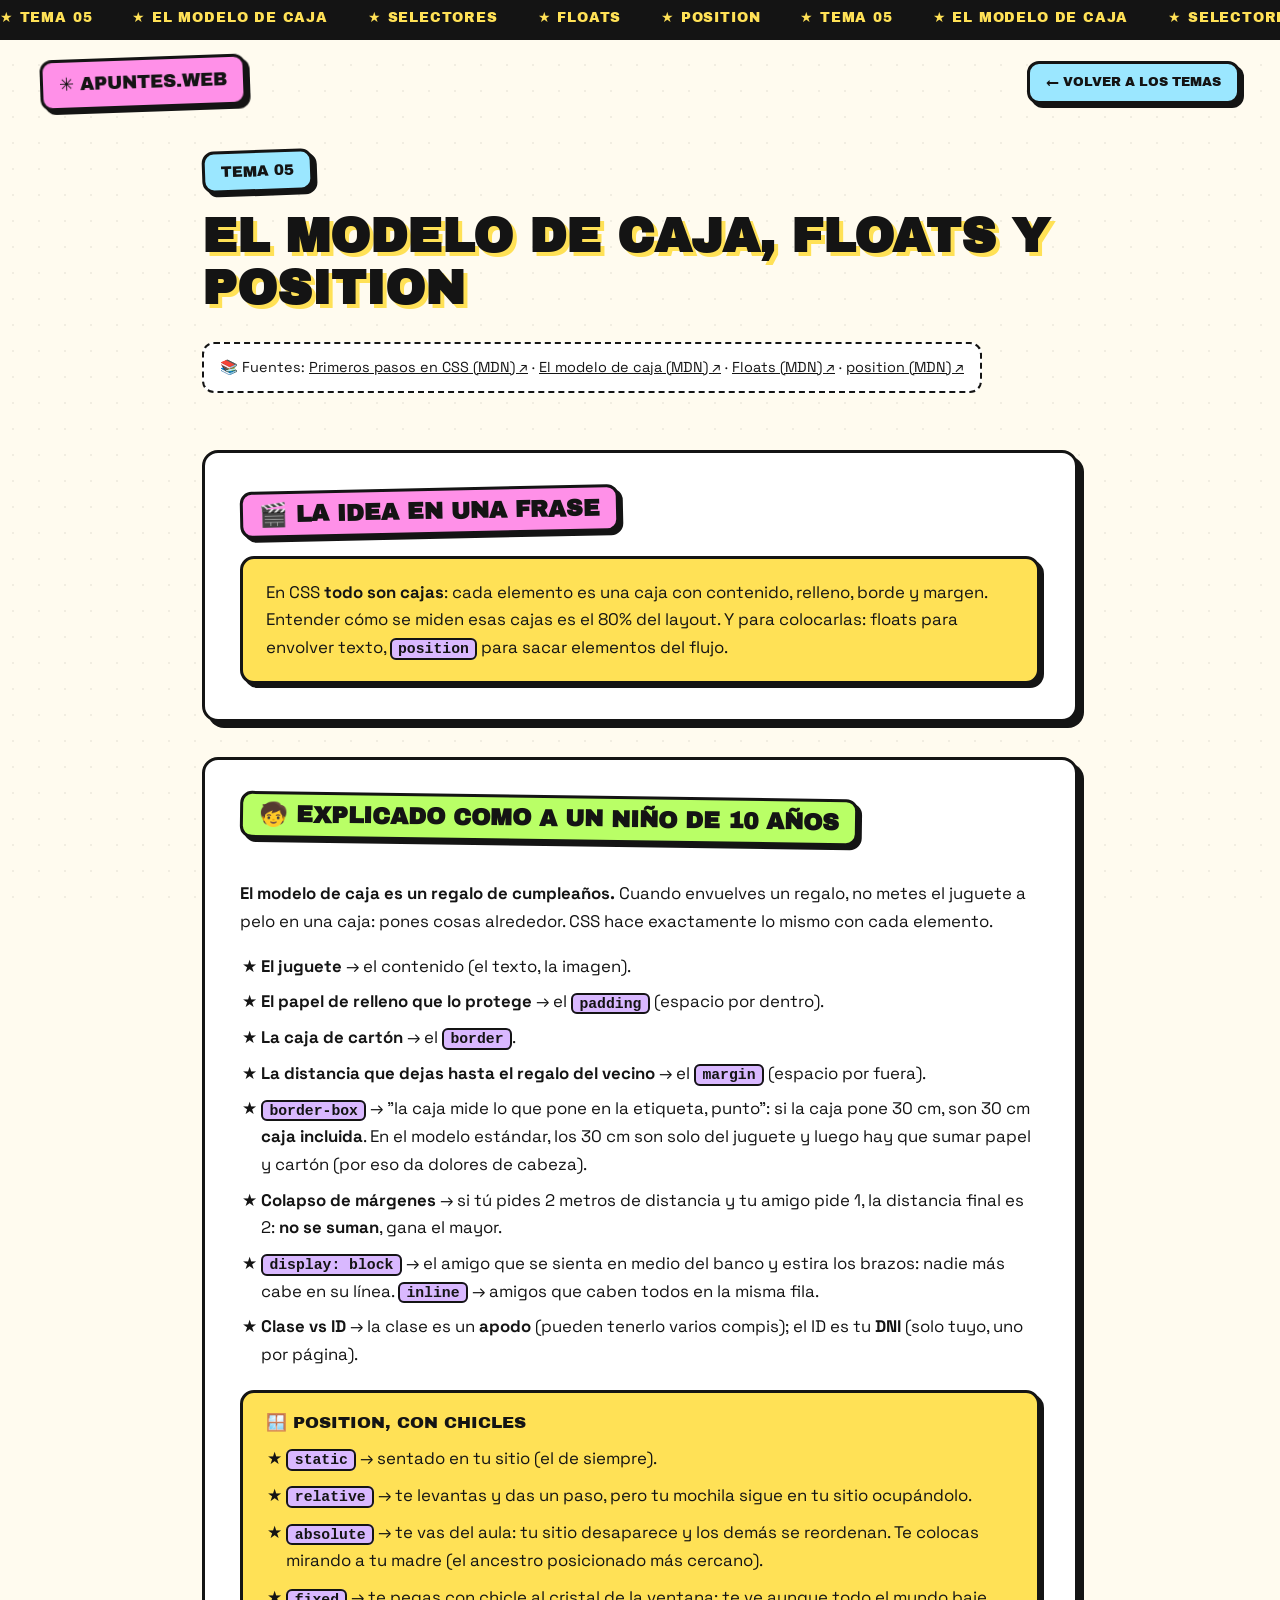
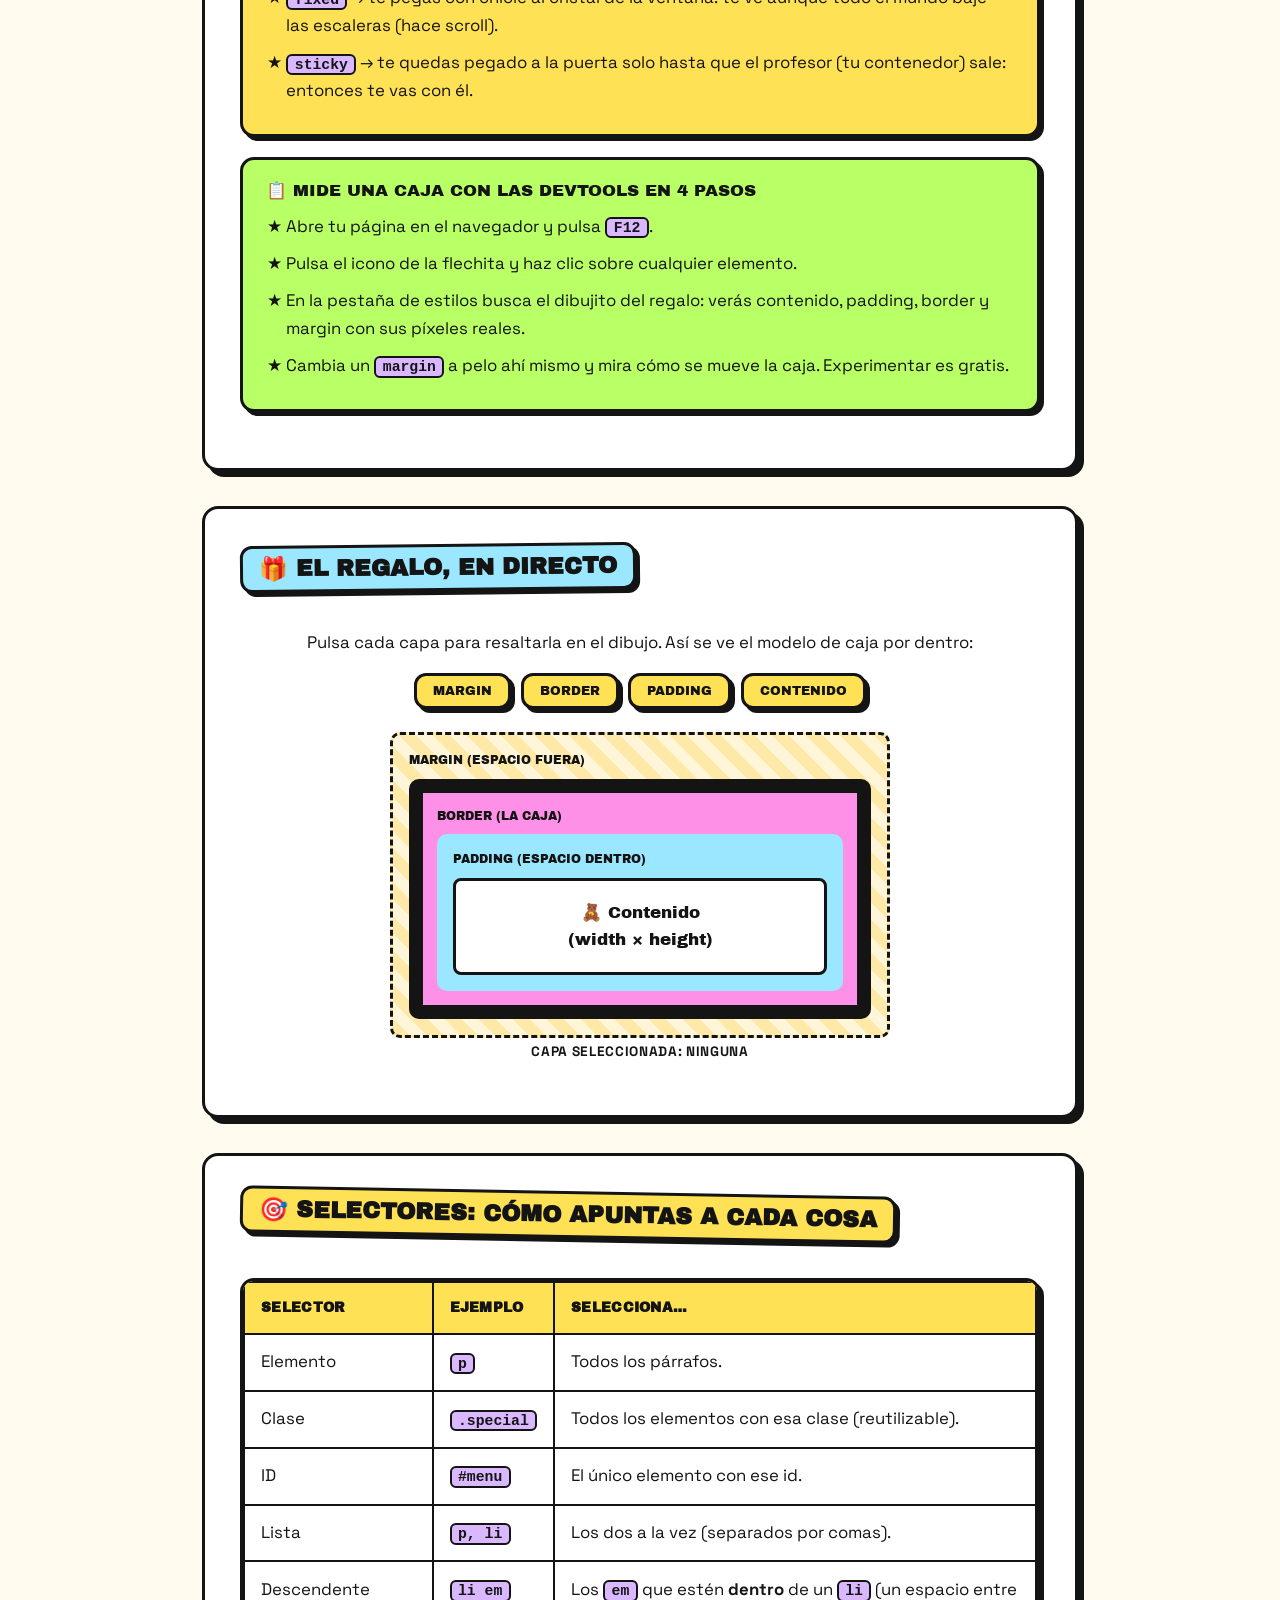
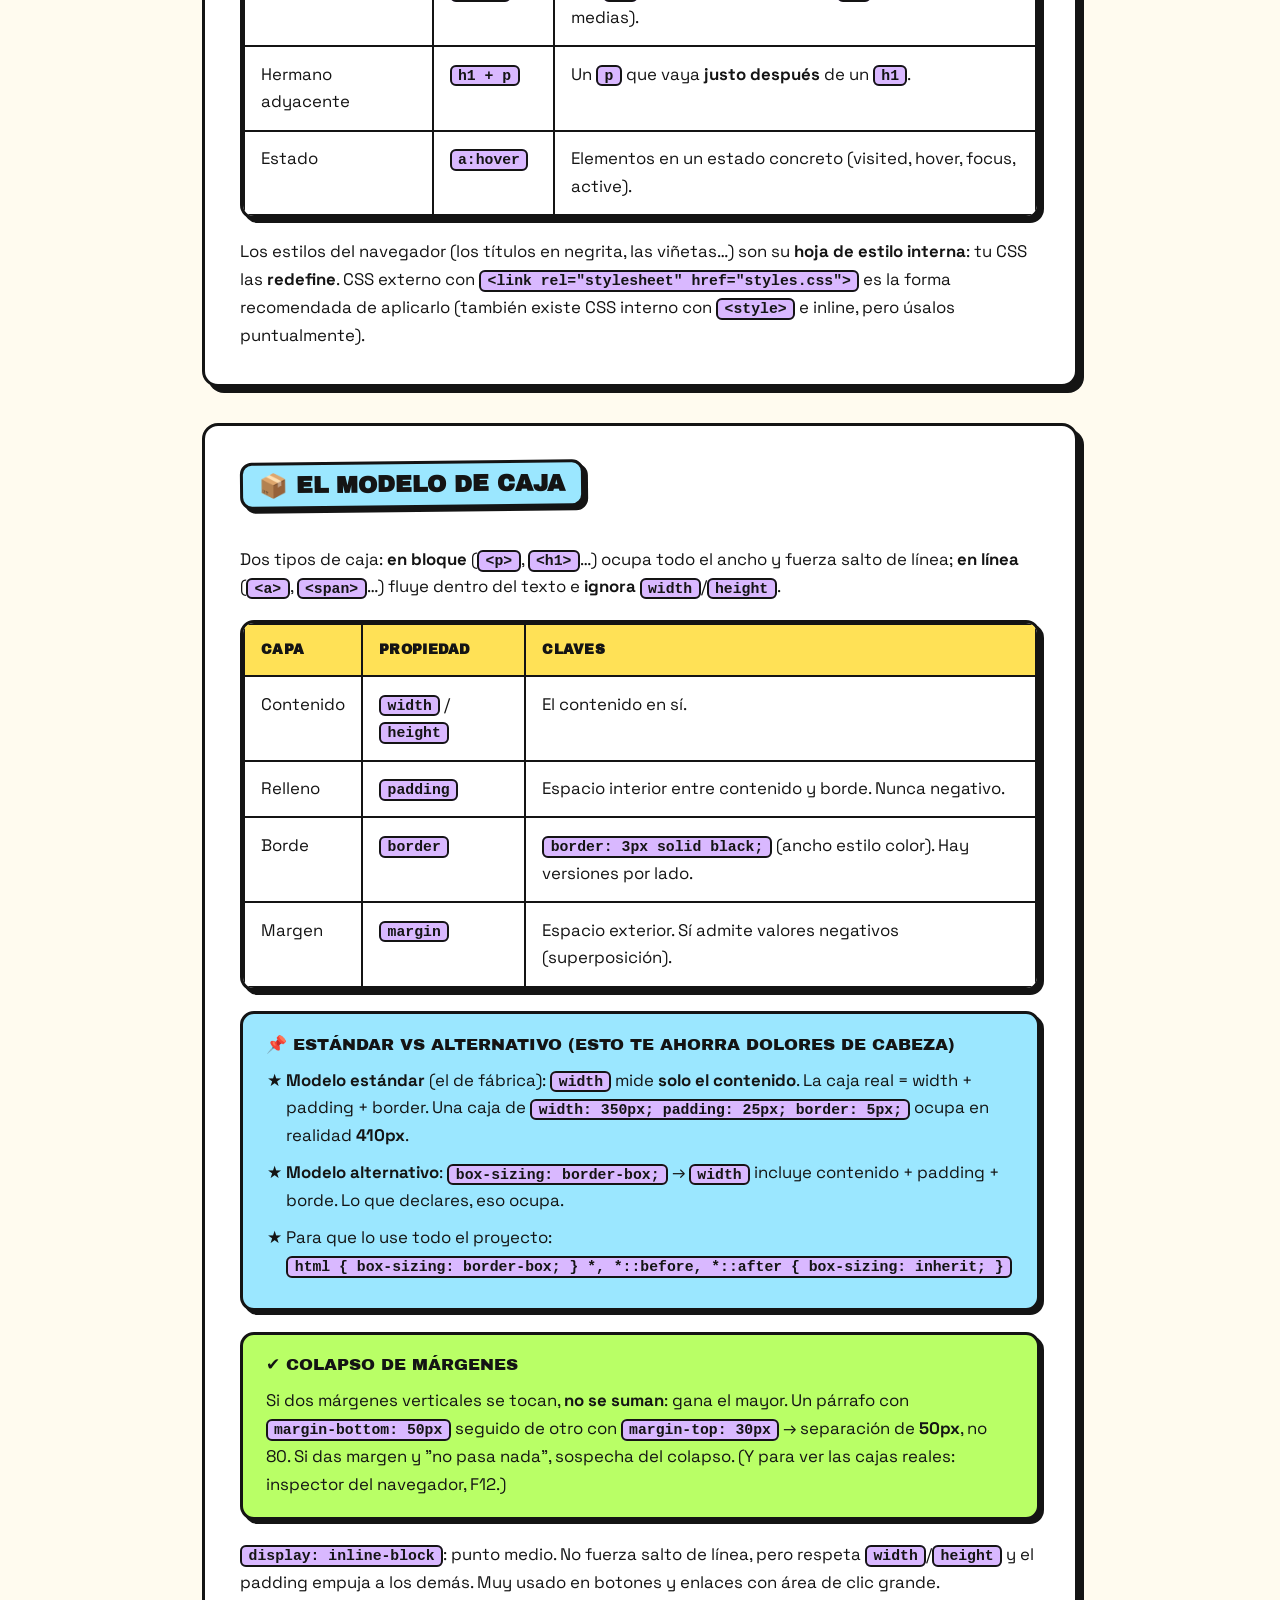
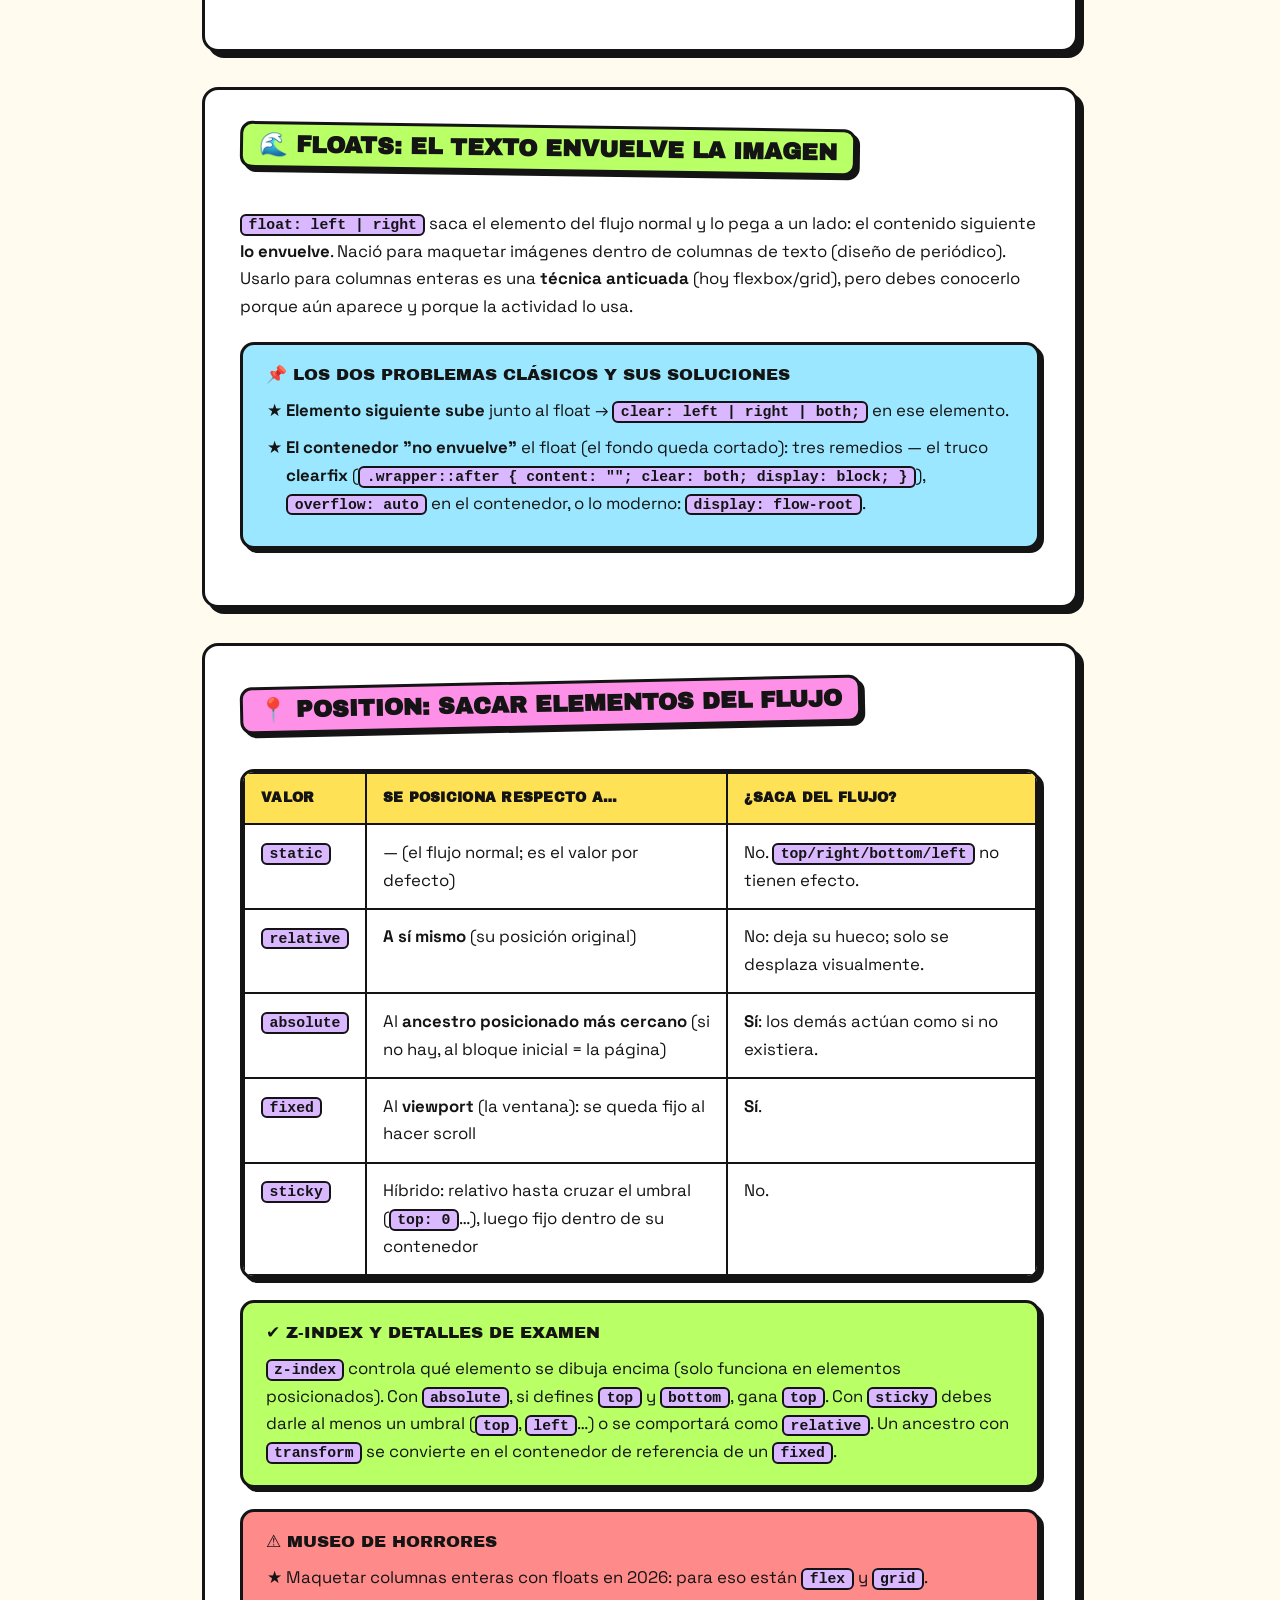
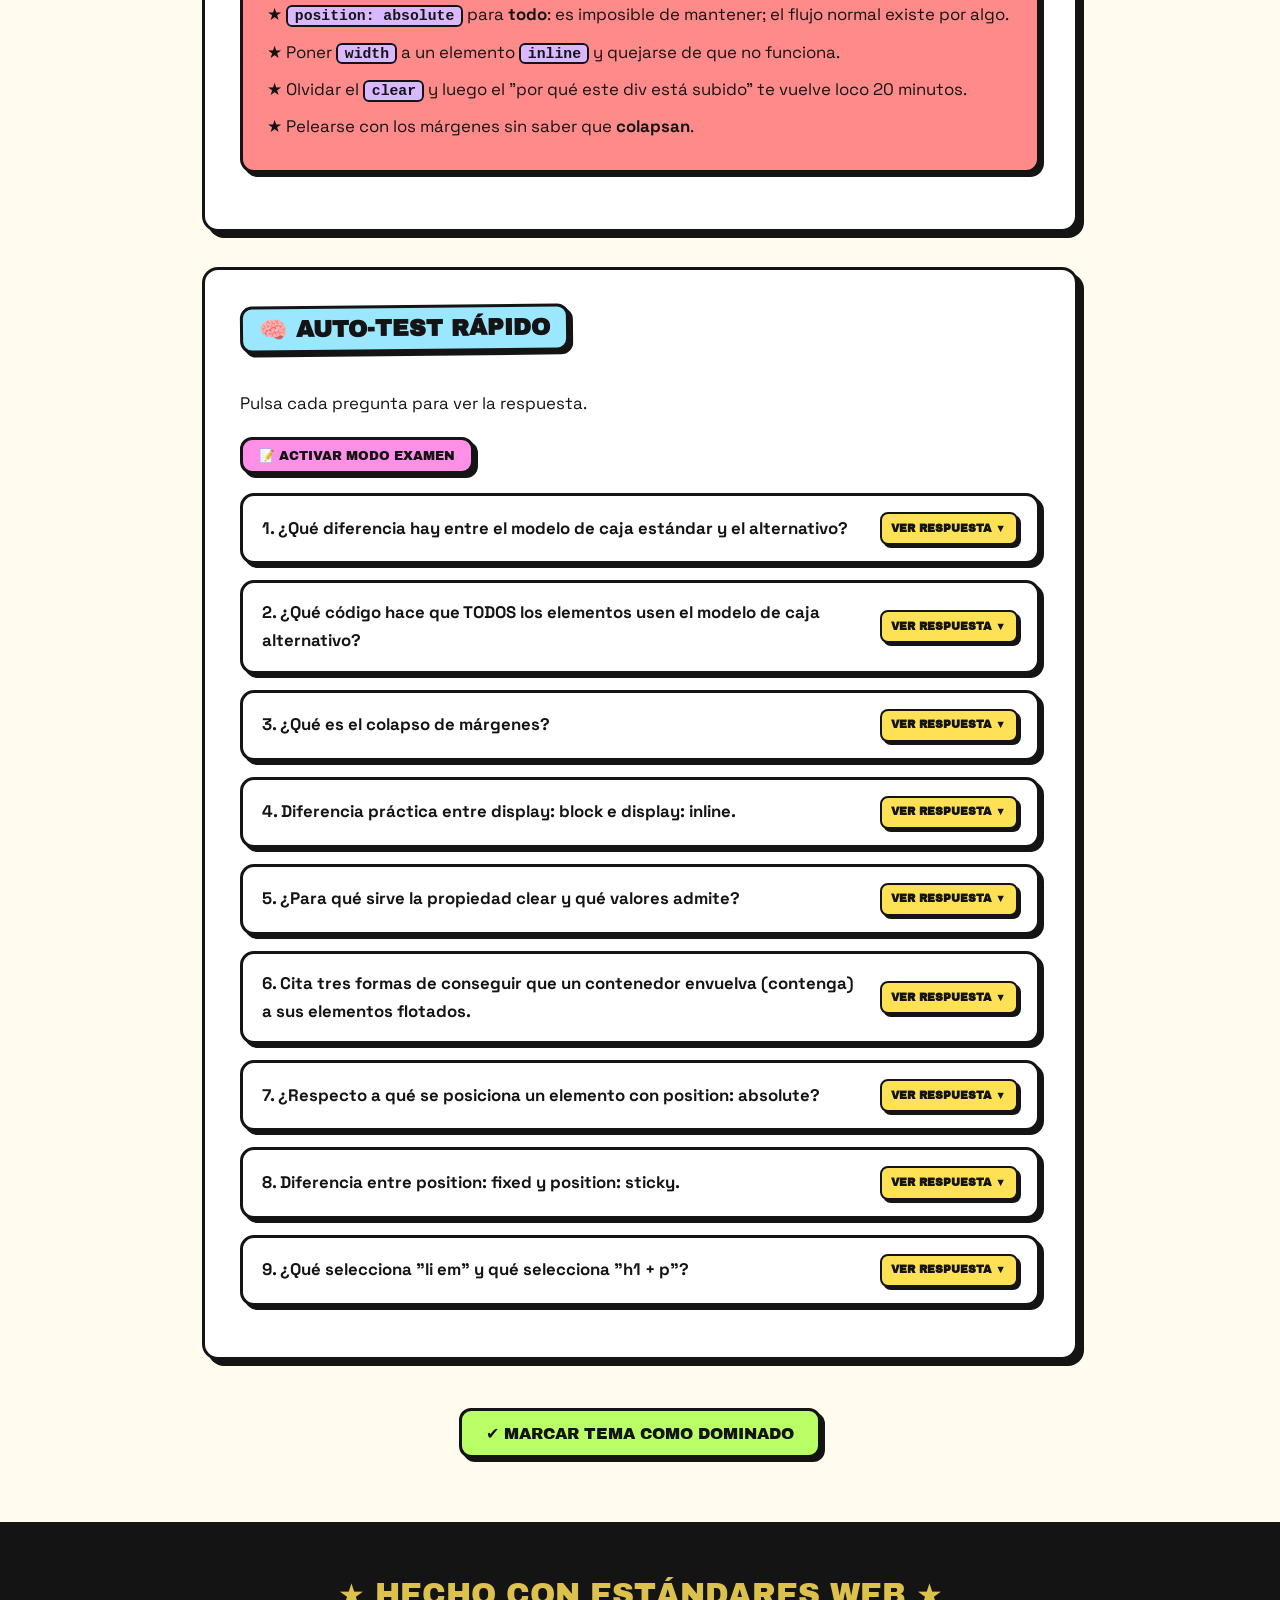
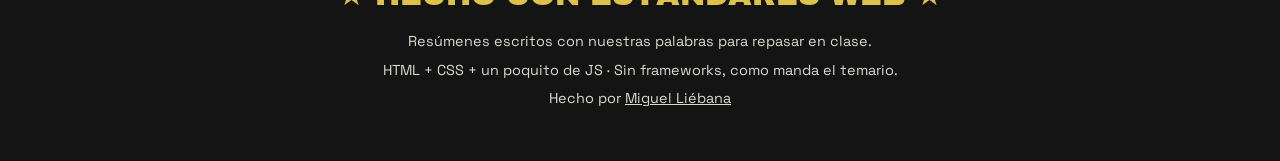
<file: tema-05.html>
<!DOCTYPE html>
<html lang="es">
<head>
  <meta charset="UTF-8">
  <meta name="viewport" content="width=device-width, initial-scale=1.0">
  <title>Tema 05 · El modelo de caja, floats y position — Apuntes Web</title>
  <meta name="description" content="Primeros pasos en CSS: selectores, el modelo de caja (content, padding, border, margin), floats y posicionamiento.">
  <meta name="theme-color" content="#FFE156">
  <link rel="icon" href="data:image/svg+xml,<svg xmlns='http://www.w3.org/2000/svg' viewBox='0 0 100 100'><text y='0.9em' font-size='90'>✳</text></svg>">
  <link rel="preconnect" href="https://fonts.googleapis.com">
  <link rel="preconnect" href="https://fonts.gstatic.com" crossorigin>
  <link href="https://fonts.googleapis.com/css2?family=Archivo+Black&family=Space+Grotesk:wght@400;500;700&display=swap" rel="stylesheet">
  <link rel="stylesheet" href="css/style.css">
</head>
<body>

  <div class="marquee" aria-hidden="true">
    <div class="marquee-track">
      <span>★ Tema 05</span><span>★ El modelo de caja</span><span>★ Selectores</span><span>★ Floats</span><span>★ Position</span>
      <span>★ Tema 05</span><span>★ El modelo de caja</span><span>★ Selectores</span><span>★ Floats</span><span>★ Position</span>
    </div>
  </div>

  <header class="site-header">
    <a class="logo" href="index.html">✳ APUNTES.WEB</a>
    <a class="btn small blue" href="index.html">← Volver a los temas</a>
  </header>

  <main class="container">

    <section class="tema-hero">
      <span class="tema-badge">Tema 05</span>
      <h1>El modelo de caja, floats y position</h1>
      <p class="fuente">📚 Fuentes:
        <a href="https://developer.mozilla.org/es/docs/Learn/CSS/First_steps/Getting_started" target="_blank" rel="noopener">Primeros pasos en CSS (MDN) ↗</a> ·
        <a href="https://developer.mozilla.org/es/docs/Learn/CSS/Building_blocks/The_box_model" target="_blank" rel="noopener">El modelo de caja (MDN) ↗</a> ·
        <a href="https://developer.mozilla.org/es/docs/Learn/CSS/CSS_layout/Floats" target="_blank" rel="noopener">Floats (MDN) ↗</a> ·
        <a href="https://developer.mozilla.org/es/docs/Web/CSS/position" target="_blank" rel="noopener">position (MDN) ↗</a>
      </p>
    </section>

    <section class="section">
      <h2 class="box-title">🎬 La idea en una frase</h2>
      <div class="callout idea" style="margin:0;">
        <p style="margin:0;">En CSS <b>todo son cajas</b>: cada elemento es una caja con contenido, relleno, borde y margen.
        Entender cómo se miden esas cajas es el 80% del layout. Y para colocarlas: floats para envolver texto,
        <code>position</code> para sacar elementos del flujo.</p>
      </div>
    </section>

    <section class="section">
      <h2 class="box-title alt3">🧒 Explicado como a un niño de 10 años</h2>
      <p><b>El modelo de caja es un regalo de cumpleaños.</b> Cuando envuelves un regalo, no metes el juguete
      a pelo en una caja: pones cosas alrededor. CSS hace exactamente lo mismo con cada elemento.</p>
      <ul>
        <li><b>El juguete</b> → el contenido (el texto, la imagen).</li>
        <li><b>El papel de relleno que lo protege</b> → el <code>padding</code> (espacio por dentro).</li>
        <li><b>La caja de cartón</b> → el <code>border</code>.</li>
        <li><b>La distancia que dejas hasta el regalo del vecino</b> → el <code>margin</code> (espacio por fuera).</li>
        <li><b><code>border-box</code></b> → "la caja mide lo que pone en la etiqueta, punto": si la caja pone 30&nbsp;cm, son 30&nbsp;cm <b>caja incluida</b>. En el modelo estándar, los 30&nbsp;cm son solo del juguete y luego hay que sumar papel y cartón (por eso da dolores de cabeza).</li>
        <li><b>Colapso de márgenes</b> → si tú pides 2 metros de distancia y tu amigo pide 1, la distancia final es 2: <b>no se suman</b>, gana el mayor.</li>
        <li><b><code>display: block</code></b> → el amigo que se sienta en medio del banco y estira los brazos: nadie más cabe en su línea. <b><code>inline</code></b> → amigos que caben todos en la misma fila.</li>
        <li><b>Clase vs ID</b> → la clase es un <b>apodo</b> (pueden tenerlo varios compis); el ID es tu <b>DNI</b> (solo tuyo, uno por página).</li>
      </ul>
      <div class="callout idea">
        <p class="callout-title">🪟 Position, con chicles</p>
        <ul style="margin:0; padding-left:1.3rem;">
          <li><b><code>static</code></b> → sentado en tu sitio (el de siempre).</li>
          <li><b><code>relative</code></b> → te levantas y das un paso, pero tu mochila sigue en tu sitio ocupándolo.</li>
          <li><b><code>absolute</code></b> → te vas del aula: tu sitio desaparece y los demás se reordenan. Te colocas mirando a tu madre (el ancestro posicionado más cercano).</li>
          <li><b><code>fixed</code></b> → te pegas con chicle al cristal de la ventana: te ve aunque todo el mundo baje las escaleras (hace scroll).</li>
          <li><b><code>sticky</code></b> → te quedas pegado a la puerta solo hasta que el profesor (tu contenedor) sale: entonces te vas con él.</li>
        </ul>
      </div>
      <div class="callout tip">
        <p class="callout-title">📋 Mide una caja con las DevTools en 4 pasos</p>
        <ol style="margin:0; padding-left:1.3rem;">
          <li>Abre tu página en el navegador y pulsa <code>F12</code>.</li>
          <li>Pulsa el icono de la flechita y haz clic sobre cualquier elemento.</li>
          <li>En la pestaña de estilos busca el dibujito del regalo: verás contenido, padding, border y margin con sus píxeles reales.</li>
          <li>Cambia un <code>margin</code> a pelo ahí mismo y mira cómo se mueve la caja. Experimentar es gratis.</li>
        </ol>
      </div>
    </section>

    <section class="section">
      <h2 class="box-title alt2">🎁 El regalo, en directo</h2>
      <p style="text-align:center;">Pulsa cada capa para resaltarla en el dibujo. Así se ve el modelo de caja por dentro:</p>
      <div class="botones-capa">
        <button class="btn small" data-capa="margin">Margin</button>
        <button class="btn small" data-capa="border">Border</button>
        <button class="btn small" data-capa="padding">Padding</button>
        <button class="btn small" data-capa="content">Contenido</button>
      </div>
      <div class="diagrama-caja">
        <div class="capa capa-margin" data-capa-caja="margin">
          <p class="etiqueta-capa">margin (espacio fuera)</p>
          <div class="capa capa-border" data-capa-caja="border">
            <p class="etiqueta-capa">border (la caja)</p>
            <div class="capa capa-padding" data-capa-caja="padding">
              <p class="etiqueta-capa">padding (espacio dentro)</p>
              <div class="capa-contenido" data-capa-caja="content">🧸 Contenido<br>(width × height)</div>
            </div>
          </div>
        </div>
      </div>
      <p class="task-counter" style="text-align:center;">Capa seleccionada: <b data-capa-nombre>ninguna</b></p>
    </section>

    <section class="section">
      <h2 class="box-title alt">🎯 Selectores: cómo apuntas a cada cosa</h2>
      <div class="table-wrap">
        <table>
          <thead>
            <tr><th>Selector</th><th>Ejemplo</th><th>Selecciona…</th></tr>
          </thead>
          <tbody>
            <tr><td>Elemento</td><td><code>p</code></td><td>Todos los párrafos.</td></tr>
            <tr><td>Clase</td><td><code>.special</code></td><td>Todos los elementos con esa clase (reutilizable).</td></tr>
            <tr><td>ID</td><td><code>#menu</code></td><td>El único elemento con ese id.</td></tr>
            <tr><td>Lista</td><td><code>p, li</code></td><td>Los dos a la vez (separados por comas).</td></tr>
            <tr><td>Descendente</td><td><code>li em</code></td><td>Los <code>em</code> que estén <b>dentro</b> de un <code>li</code> (un espacio entre medias).</td></tr>
            <tr><td>Hermano adyacente</td><td><code>h1 + p</code></td><td>Un <code>p</code> que vaya <b>justo después</b> de un <code>h1</code>.</td></tr>
            <tr><td>Estado</td><td><code>a:hover</code></td><td>Elementos en un estado concreto (visited, hover, focus, active).</td></tr>
          </tbody>
        </table>
      </div>
      <p style="margin-bottom:0;">Los estilos del navegador (los títulos en negrita, las viñetas…) son su <b>hoja de estilo
      interna</b>: tu CSS las <b>redefine</b>. CSS externo con <code>&lt;link rel="stylesheet" href="styles.css"&gt;</code> es la forma recomendada de aplicarlo (también existe CSS interno con <code>&lt;style&gt;</code> e inline, pero úsalos puntualmente).</p>
    </section>

    <section class="section">
      <h2 class="box-title alt2">📦 El modelo de caja</h2>
      <p>Dos tipos de caja: <b>en bloque</b> (<code>&lt;p&gt;</code>, <code>&lt;h1&gt;</code>…) ocupa todo el ancho y fuerza salto de línea;
      <b>en línea</b> (<code>&lt;a&gt;</code>, <code>&lt;span&gt;</code>…) fluye dentro del texto e <b>ignora</b> <code>width</code>/<code>height</code>.</p>
      <div class="table-wrap">
        <table>
          <thead>
            <tr><th>Capa</th><th>Propiedad</th><th>Claves</th></tr>
          </thead>
          <tbody>
            <tr><td>Contenido</td><td><code>width</code> / <code>height</code></td><td>El contenido en sí.</td></tr>
            <tr><td>Relleno</td><td><code>padding</code></td><td>Espacio interior entre contenido y borde. Nunca negativo.</td></tr>
            <tr><td>Borde</td><td><code>border</code></td><td><code>border: 3px solid black;</code> (ancho estilo color). Hay versiones por lado.</td></tr>
            <tr><td>Margen</td><td><code>margin</code></td><td>Espacio exterior. Sí admite valores negativos (superposición).</td></tr>
          </tbody>
        </table>
      </div>
      <div class="callout note">
        <p class="callout-title">📌 Estándar vs alternativo (esto te ahorra dolores de cabeza)</p>
        <ul>
          <li><b>Modelo estándar</b> (el de fábrica): <code>width</code> mide <b>solo el contenido</b>. La caja real = width + padding + border. Una caja de <code>width: 350px; padding: 25px; border: 5px;</code> ocupa en realidad <b>410px</b>.</li>
          <li><b>Modelo alternativo</b>: <code>box-sizing: border-box;</code> → <code>width</code> incluye contenido + padding + borde. Lo que declares, eso ocupa.</li>
          <li>Para que lo use todo el proyecto:
          <code>html { box-sizing: border-box; } *, *::before, *::after { box-sizing: inherit; }</code></li>
        </ul>
      </div>
      <div class="callout tip">
        <p class="callout-title">✔ Colapso de márgenes</p>
        <p style="margin:0;">Si dos márgenes verticales se tocan, <b>no se suman</b>: gana el mayor. Un párrafo con
        <code>margin-bottom: 50px</code> seguido de otro con <code>margin-top: 30px</code> → separación de <b>50px</b>, no 80.
        Si das margen y "no pasa nada", sospecha del colapso. (Y para ver las cajas reales: inspector del navegador, F12.)</p>
      </div>
      <p><b><code>display: inline-block</code></b>: punto medio. No fuerza salto de línea, pero respeta <code>width</code>/<code>height</code>
      y el padding empuja a los demás. Muy usado en botones y enlaces con área de clic grande.</p>
    </section>

    <section class="section">
      <h2 class="box-title alt3">🌊 Floats: el texto envuelve la imagen</h2>
      <p><code>float: left | right</code> saca el elemento del flujo normal y lo pega a un lado: el contenido siguiente <b>lo envuelve</b>.
      Nació para maquetar imágenes dentro de columnas de texto (diseño de periódico). Usarlo para columnas enteras es una
      <b>técnica anticuada</b> (hoy flexbox/grid), pero debes conocerlo porque aún aparece y porque la actividad lo usa.</p>
      <div class="callout note">
        <p class="callout-title">📌 Los dos problemas clásicos y sus soluciones</p>
        <ul>
          <li><b>Elemento siguiente sube</b> junto al float → <code>clear: left | right | both;</code> en ese elemento.</li>
          <li><b>El contenedor "no envuelve"</b> el float (el fondo queda cortado): tres remedios —
          el truco <b>clearfix</b> (<code>.wrapper::after { content: ""; clear: both; display: block; }</code>),
          <code>overflow: auto</code> en el contenedor, o lo moderno: <code>display: flow-root</code>.</li>
        </ul>
      </div>
    </section>

    <section class="section">
      <h2 class="box-title">📍 position: sacar elementos del flujo</h2>
      <div class="table-wrap">
        <table>
          <thead>
            <tr><th>Valor</th><th>Se posiciona respecto a…</th><th>¿Saca del flujo?</th></tr>
          </thead>
          <tbody>
            <tr><td><code>static</code></td><td>— (el flujo normal; es el valor por defecto)</td><td>No. <code>top/right/bottom/left</code> no tienen efecto.</td></tr>
            <tr><td><code>relative</code></td><td><b>A sí mismo</b> (su posición original)</td><td>No: deja su hueco; solo se desplaza visualmente.</td></tr>
            <tr><td><code>absolute</code></td><td>Al <b>ancestro posicionado más cercano</b> (si no hay, al bloque inicial = la página)</td><td><b>Sí</b>: los demás actúan como si no existiera.</td></tr>
            <tr><td><code>fixed</code></td><td>Al <b>viewport</b> (la ventana): se queda fijo al hacer scroll</td><td><b>Sí</b>.</td></tr>
            <tr><td><code>sticky</code></td><td>Híbrido: relativo hasta cruzar el umbral (<code>top: 0</code>…), luego fijo dentro de su contenedor</td><td>No.</td></tr>
          </tbody>
        </table>
      </div>
      <div class="callout tip">
        <p class="callout-title">✔ z-index y detalles de examen</p>
        <p style="margin:0;"><code>z-index</code> controla qué elemento se dibuja encima (solo funciona en elementos posicionados).
        Con <code>absolute</code>, si defines <code>top</code> y <code>bottom</code>, gana <code>top</code>. Con <code>sticky</code> debes darle
        al menos un umbral (<code>top</code>, <code>left</code>…) o se comportará como <code>relative</code>. Un ancestro con
        <code>transform</code> se convierte en el contenedor de referencia de un <code>fixed</code>.</p>
      </div>
      <div class="callout horror">
        <p class="callout-title">⚠ Museo de horrores</p>
        <ul>
          <li>Maquetar columnas enteras con floats en 2026: para eso están <code>flex</code> y <code>grid</code>.</li>
          <li><code>position: absolute</code> para <b>todo</b>: es imposible de mantener; el flujo normal existe por algo.</li>
          <li>Poner <code>width</code> a un elemento <code>inline</code> y quejarse de que no funciona.</li>
          <li>Olvidar el <code>clear</code> y luego el "por qué este div está subido" te vuelve loco 20 minutos.</li>
          <li>Pelearse con los márgenes sin saber que <b>colapsan</b>.</li>
        </ul>
      </div>
    </section>

    <section class="section">
      <h2 class="box-title alt2">🧠 Auto-test rápido</h2>
      <p>Pulsa cada pregunta para ver la respuesta.</p>

      <details class="q">
        <summary>1. ¿Qué diferencia hay entre el modelo de caja estándar y el alternativo?</summary>
        <div class="a"><div class="a-box">Estándar: <code>width</code> mide <b>solo el contenido</b> (padding y border se suman). Alternativo (<code>box-sizing: border-box</code>): <code>width</code> incluye contenido + padding + borde.</div></div>
      </details>

      <details class="q">
        <summary>2. ¿Qué código hace que TODOS los elementos usen el modelo de caja alternativo?</summary>
        <div class="a"><div class="a-box"><code>html { box-sizing: border-box; }</code> y <code>*, *::before, *::after { box-sizing: inherit; }</code> (heredado para todo el documento).</div></div>
      </details>

      <details class="q">
        <summary>3. ¿Qué es el colapso de márgenes?</summary>
        <div class="a"><div class="a-box">Cuando dos márgenes verticales se tocan, se fusionan y <b>gana el mayor</b>, no se suman. 50px + 30px = 50px de separación.</div></div>
      </details>

      <details class="q">
        <summary>4. Diferencia práctica entre display: block e display: inline.</summary>
        <div class="a"><div class="a-box">Bloque: ocupa todo el ancho, fuerza salto de línea y respeta width/height. En línea: fluye dentro del texto, sin salto de línea, e <b>ignora</b> width/height.</div></div>
      </details>

      <details class="q">
        <summary>5. ¿Para qué sirve la propiedad clear y qué valores admite?</summary>
        <div class="a"><div class="a-box">Evita que un elemento suba junto a un float. Valores: <code>left</code>, <code>right</code> y <code>both</code>.</div></div>
      </details>

      <details class="q">
        <summary>6. Cita tres formas de conseguir que un contenedor envuelva (contenga) a sus elementos flotados.</summary>
        <div class="a"><div class="a-box">1) El truco <b>clearfix</b> (<code>::after { content: ""; clear: both; display: block; }</code>), 2) <code>overflow: auto</code> en el contenedor, y 3) la forma moderna: <code>display: flow-root</code>.</div></div>
      </details>

      <details class="q">
        <summary>7. ¿Respecto a qué se posiciona un elemento con position: absolute?</summary>
        <div class="a"><div class="a-box">Respecto a su <b>ancestro posicionado más cercano</b> (un ancestro con position distinto de static). Si no existe ninguno, respecto al bloque contenedor inicial (la página/viewport).</div></div>
      </details>

      <details class="q">
        <summary>8. Diferencia entre position: fixed y position: sticky.</summary>
        <div class="a"><div class="a-box"><code>fixed</code> se fija <b>siempre</b> respecto al viewport (se queda en pantalla al hacer scroll). <code>sticky</code> es un híbrido: fluye como relativo hasta cruzar el umbral indicado (<code>top: 0</code>), entonces se pega, y solo dentro de su contenedor padre.</div></div>
      </details>

      <details class="q">
        <summary>9. ¿Qué selecciona "li em" y qué selecciona "h1 + p"?</summary>
        <div class="a"><div class="a-box"><code>li em</code> → todos los <code>em</code> <b>dentro</b> de un <code>li</code> (descendiente). <code>h1 + p</code> → un <code>p</code> que sea <b>hermano inmediato</b> de un <code>h1</code> (justo después).</div></div>
      </details>
    </section>

    <div class="dominado-bar">
      <button class="btn btn-dominado" data-dominar="tema-05"><span>✔ Marcar tema como dominado</span></button>
    </div>

  </main>

  <footer>
    <p class="big">★ Hecho con estándares web ★</p>
    <p>Resúmenes escritos con nuestras palabras para repasar en clase.</p>
    <p>HTML + CSS + un poquito de JS · Sin frameworks, como manda el temario.</p>
    <p>Hecho por <a href="https://miguellv.framer.website" target="_blank" rel="noopener">Miguel Liébana</a></p>
  </footer>

  <script src="js/main.js"></script>
</body>
</html>
</file>
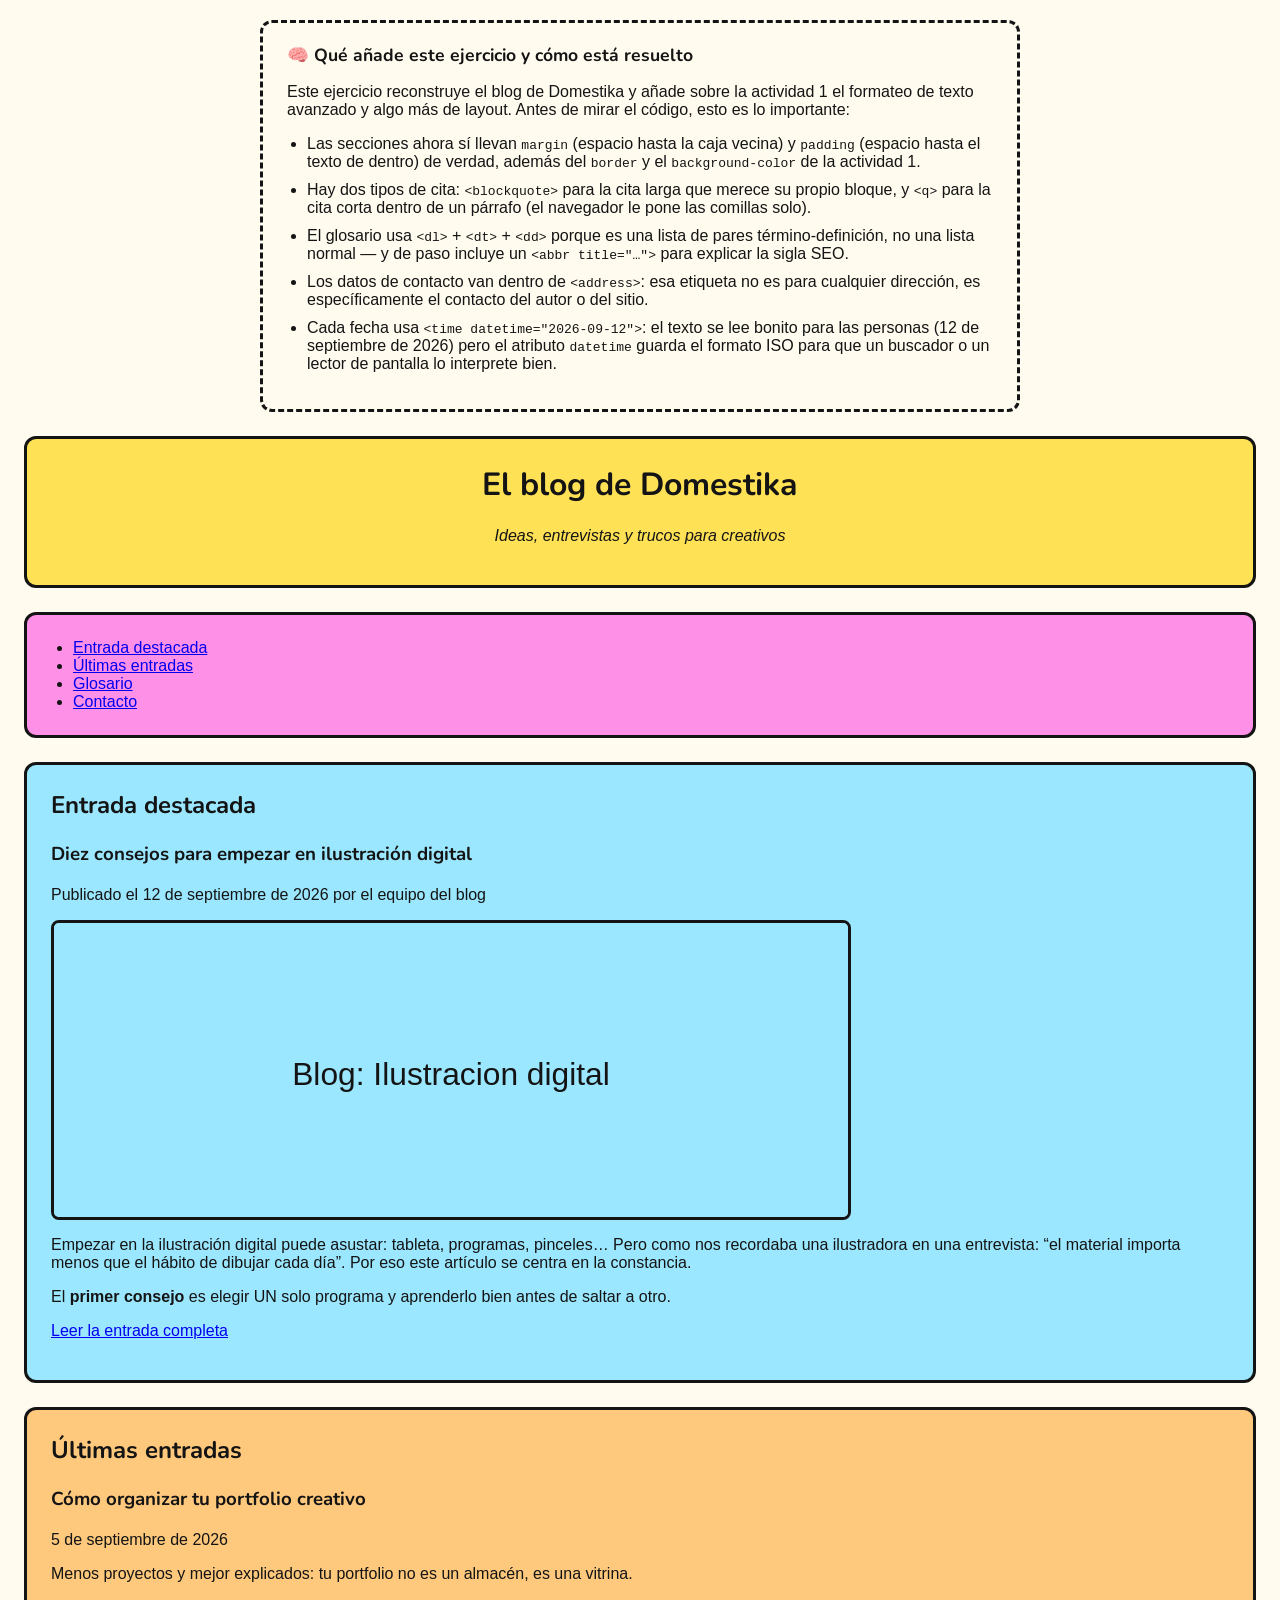
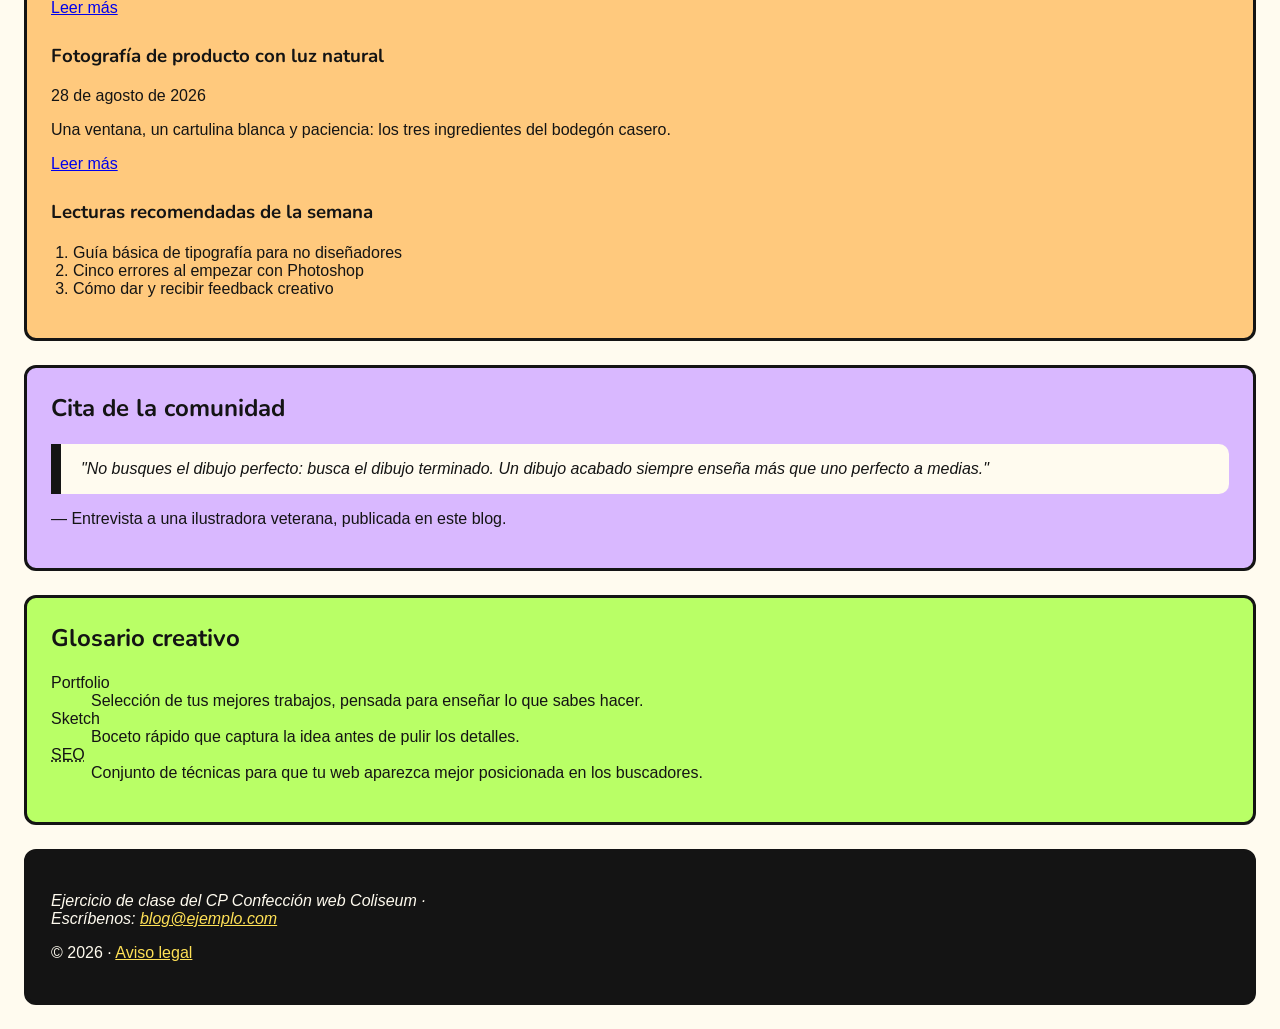
<file: ejercicios/actividad-2/blog.html>
<!DOCTYPE html>
<!-- ============================================================
     ACTIVIDAD 2 · Formateo de texto avanzado + Layout (I)
     Blog de Domestika reconstruido como ejercicio de clase
     Profesor: Felip Soriano · CP Confección web Coliseum 9/2026

     Qué AÑADE esta actividad respecto a la primera:
     · margin y padding en las secciones (aquí sí entran)
     · Citas: <blockquote> (larga) y <q> (corta, en línea)
     · <dl> + <dt> + <dd>  → lista de descripciones (glosario)
     · <abbr title="...">  → abreviaturas explicadas
     · <address>           → datos de contacto del sitio
     · <time datetime="…"> → fechas que entiende una máquina
     ============================================================ -->
<html lang="es">
<head>
  <meta charset="utf-8">
  <title>El blog de Domestika | Ejercicio de clase</title>

  <!-- Mismas dos fuentes que en la actividad 1:
       Nunito (Google Fonts) para títulos + Arial del sistema para el texto -->
  <link rel="preconnect" href="https://fonts.googleapis.com">
  <link rel="preconnect" href="https://fonts.gstatic.com" crossorigin>
  <link href="https://fonts.googleapis.com/css2?family=Nunito:wght@400;700;900&display=swap" rel="stylesheet">

  <style>
    body {
      font-family: Arial, Helvetica, sans-serif;   /* fuente del sistema */
      margin: 0;
      background-color: #FFFBEF;
      color: #141414;
    }
    * { box-sizing: border-box; }

    h1, h2, h3 { font-family: "Nunito", Arial, sans-serif; margin-top: 0; }

    /* Secciones: aquí SÍ usamos margin y padding de verdad,
       además del border y el background-color de la actividad 1. */
    .seccion {
      border: 3px solid #141414;
      margin: 24px;              /* espacio FUERA de la caja (hasta el vecino) */
      padding: 24px;             /* espacio DENTRO de la caja (hasta el texto) */
      border-radius: 12px;
    }

    #cabecera  { background-color: #FFE156; text-align: center; }
    #menu      { background-color: #FF90E8; }
    #entrada   { background-color: #9BE7FF; }
    #entradas  { background-color: #FFC97D; }
    #cita      { background-color: #D9B8FF; }
    #glosario  { background-color: #B9FF66; }
    #pie       { background-color: #141414; color: #FFFBEF; }

    img { max-width: 100%; border: 3px solid #141414; border-radius: 8px; display: block; margin: 12px 0; }
    ul, ol { padding-left: 22px; }
    #menu ul { margin: 0; }
    #pie a { color: #FFE156; }
    .post { margin-bottom: 26px; }

    /* Pequeño estilo para la cita en bloque: se distingue del resto */
    blockquote {
      margin: 12px 0;
      padding: 16px 20px;
      background-color: #FFFBEF;
      border-left: 10px solid #141414;
      border-radius: 0 10px 10px 0;
    }
    blockquote p { margin: 0; font-style: italic; }

    /* Panel de explicación: NO es parte del ejercicio en sí,
       es la chuleta que explica cómo está resuelto. Por eso
       lleva un estilo distinto (borde discontinuo) al resto. */
    .nota-explicacion {
      max-width: 760px;
      margin: 20px auto;
      padding: 20px 24px;
      background-color: #FFFBEF;
      border: 3px dashed #141414;
      border-radius: 12px;
    }
    .nota-explicacion h2 {
      margin-top: 0;
      font-size: 1.1rem;
    }
    .nota-explicacion ul { padding-left: 20px; }
    .nota-explicacion li { margin-bottom: 10px; }
  </style>
</head>

<body>

  <section class="nota-explicacion">
    <h2>🧠 Qué añade este ejercicio y cómo está resuelto</h2>
    <p>Este ejercicio reconstruye el blog de Domestika y añade sobre la actividad 1 el
       formateo de texto avanzado y algo más de layout. Antes de mirar el código, esto es
       lo importante:</p>
    <ul>
      <li>Las secciones ahora sí llevan <code>margin</code> (espacio hasta la caja vecina) y
        <code>padding</code> (espacio hasta el texto de dentro) de verdad, además del
        <code>border</code> y el <code>background-color</code> de la actividad 1.</li>
      <li>Hay dos tipos de cita: <code>&lt;blockquote&gt;</code> para la cita larga que
        merece su propio bloque, y <code>&lt;q&gt;</code> para la cita corta dentro de un
        párrafo (el navegador le pone las comillas solo).</li>
      <li>El glosario usa <code>&lt;dl&gt;</code> + <code>&lt;dt&gt;</code> +
        <code>&lt;dd&gt;</code> porque es una lista de pares término-definición, no una
        lista normal — y de paso incluye un <code>&lt;abbr title="…"&gt;</code> para explicar
        la sigla SEO.</li>
      <li>Los datos de contacto van dentro de <code>&lt;address&gt;</code>: esa etiqueta no es
        para cualquier dirección, es específicamente el contacto del autor o del sitio.</li>
      <li>Cada fecha usa <code>&lt;time datetime="2026-09-12"&gt;</code>: el texto se lee
        bonito para las personas (12 de septiembre de 2026) pero el atributo
        <code>datetime</code> guarda el formato ISO para que un buscador o un lector de
        pantalla lo interprete bien.</li>
    </ul>
  </section>

  <!-- CABECERA: un solo <h1> (el nombre del blog) -->
  <div class="seccion" id="cabecera">
    <h1>El blog de Domestika</h1>
    <p><em>Ideas, entrevistas y trucos para creativos</em></p>
  </div>

  <!-- MENÚ de navegación principal -->
  <div class="seccion" id="menu">
    <ul>
      <li><a href="#entrada">Entrada destacada</a></li>
      <li><a href="#entradas">Últimas entradas</a></li>
      <li><a href="#glosario">Glosario</a></li>
      <li><a href="#pie">Contacto</a></li>
    </ul>
  </div>

  <!-- ENTRADA DESTACADA del blog.
       Fíjate en las DOS etiquetas nuevas aquí:
       · <time datetime="…"> → la fecha se ve bonita (12 sep 2026)
         pero la máquina la lee en formato ISO (2026-09-12)
       · <q> dentro del párrafo → cita corta EN LÍNEA (pone las comillas sola) -->
  <div class="seccion" id="entrada">
    <h2>Entrada destacada</h2>
    <h3>Diez consejos para empezar en ilustración digital</h3>
    <p>Publicado el <time datetime="2026-09-12">12 de septiembre de 2026</time> por el equipo del blog</p>
    <img src="data:image/svg+xml,%3Csvg xmlns='http://www.w3.org/2000/svg' width='800' height='300'%3E%3Crect width='800' height='300' fill='%239BE7FF'/%3E%3Ctext x='400' y='165' font-family='Arial' font-size='32' text-anchor='middle' fill='%23141414'%3EBlog: Ilustracion digital%3C/text%3E%3C/svg%3E"
         alt="Imagen de cabecera de la entrada del blog sobre ilustración digital" width="800" height="300">
    <p>Empezar en la ilustración digital puede asustar: tableta, programas, pinceles…
       Pero como nos recordaba una ilustradora en una entrevista: <q>el material importa menos
       que el hábito de dibujar cada día</q>. Por eso este artículo se centra en la constancia.</p>
    <p>El <strong>primer consejo</strong> es elegir UN solo programa y aprenderlo bien antes de saltar a otro.</p>
    <p><a href="#">Leer la entrada completa</a></p>
  </div>

  <!-- ÚLTIMAS ENTRADAS: cada post lleva su <h3>, su <time> y su enlace.
       La lista de "lecturas recomendadas" usa <ol> porque el orden importa. -->
  <div class="seccion" id="entradas">
    <h2>Últimas entradas</h2>

    <div class="post">
      <h3>Cómo organizar tu portfolio creativo</h3>
      <p><time datetime="2026-09-05">5 de septiembre de 2026</time></p>
      <p>Menos proyectos y mejor explicados: tu portfolio no es un almacén, es una vitrina.</p>
      <a href="#">Leer más</a>
    </div>

    <div class="post">
      <h3>Fotografía de producto con luz natural</h3>
      <p><time datetime="2026-08-28">28 de agosto de 2026</time></p>
      <p>Una ventana, un cartulina blanca y paciencia: los tres ingredientes del bodegón casero.</p>
      <a href="#">Leer más</a>
    </div>

    <h3>Lecturas recomendadas de la semana</h3>
    <ol>
      <li>Guía básica de tipografía para no diseñadores</li>
      <li>Cinco errores al empezar con Photoshop</li>
      <li>Cómo dar y recibir feedback creativo</li>
    </ol>
  </div>

  <!-- CITA DESTACADA: <blockquote> es para citas LARGAS que merecen
       su propio bloque (va con un <p> dentro y, si quieres, <cite>) -->
  <div class="seccion" id="cita">
    <h2>Cita de la comunidad</h2>
    <blockquote>
      <p>"No busques el dibujo perfecto: busca el dibujo terminado. Un dibujo acabado
      siempre enseña más que uno perfecto a medias."</p>
    </blockquote>
    <p>— Entrevista a una ilustradora veterana, publicada en este blog.</p>
  </div>

  <!-- GLOSARIO: aquí brilla <dl> (lista de descripciones):
       cada <dt> es el término y su <dd> la definición.
       Aprovechamos para usar <abbr> con una sigla conocida. -->
  <div class="seccion" id="glosario">
    <h2>Glosario creativo</h2>
    <dl>
      <dt>Portfolio</dt>
      <dd>Selección de tus mejores trabajos, pensada para enseñar lo que sabes hacer.</dd>

      <dt>Sketch</dt>
      <dd>Boceto rápido que captura la idea antes de pulir los detalles.</dd>

      <dt><abbr title="Search Engine Optimization">SEO</abbr></dt>
      <dd>Conjunto de técnicas para que tu web aparezca mejor posicionada en los buscadores.</dd>
    </dl>
  </div>

  <!-- PIE: los datos de contacto van dentro de <address>.
       Ojo: <address> no es para cualquier dirección postal:
       es la información de contacto del AUTOR o del sitio. -->
  <div class="seccion" id="pie">
    <address>
      <p>Ejercicio de clase del CP Confección web Coliseum ·<br>
         Escríbenos: <a href="mailto:blog@ejemplo.com">blog@ejemplo.com</a></p>
    </address>
    <p>© 2026 · <a href="#">Aviso legal</a></p>
  </div>

</body>
</html>
</file>
<file: css/style.css>
/* ============================================================
   APUNTES.WEB — sistema de diseño neobrutalista
   CF Confección y publicación de páginas web
   ============================================================ */

:root {
  --paper: #FFFBEF;
  --ink: #141414;
  --white: #FFFFFF;

  --yellow: #FFE156;
  --pink: #FF90E8;
  --green: #B9FF66;
  --blue: #9BE7FF;
  --purple: #D9B8FF;
  --orange: #FFC97D;
  --red: #FF8A8A;

  --border: 3px solid var(--ink);
  --shadow: 6px 6px 0 var(--ink);
  --shadow-sm: 4px 4px 0 var(--ink);
  --radius: 16px;

  --font-display: "Archivo Black", "Arial Black", sans-serif;
  --font-body: "Space Grotesk", "Trebuchet MS", Verdana, sans-serif;
}

*, *::before, *::after { box-sizing: border-box; }

html { scroll-behavior: smooth; }

body {
  margin: 0;
  background: var(--paper);
  color: var(--ink);
  font-family: var(--font-body);
  font-size: 1.05rem;
  line-height: 1.65;
  -webkit-font-smoothing: antialiased;
}

/* Retícula de puntos de fondo */
body::before {
  content: "";
  position: fixed;
  inset: 0;
  background-image: radial-gradient(var(--ink) 1px, transparent 1.5px);
  background-size: 26px 26px;
  opacity: .06;
  pointer-events: none;
  z-index: -1;
}

::selection { background: var(--yellow); color: var(--ink); }

a { color: inherit; }

img { max-width: 100%; display: block; }

a:focus-visible,
summary:focus-visible,
button:focus-visible {
  outline: 3px solid var(--blue);
  outline-offset: 3px;
}

.container {
  max-width: 940px;
  margin: 0 auto;
  padding: 0 clamp(1rem, 4vw, 2rem);
}

/* ---------- Cinta marquesina ---------- */

.marquee {
  background: var(--ink);
  color: var(--yellow);
  overflow: hidden;
  border-bottom: var(--border);
}

.marquee-track {
  display: flex;
  gap: 2.5rem;
  width: max-content;
  padding: .45rem 0;
  font-family: var(--font-display);
  font-size: .85rem;
  text-transform: uppercase;
  letter-spacing: .06em;
  animation: scroll 24s linear infinite;
}

@keyframes scroll {
  to { transform: translateX(-50%); }
}

/* ---------- Cabecera ---------- */

.site-header {
  display: flex;
  justify-content: space-between;
  align-items: center;
  gap: 1rem;
  padding: 1.1rem clamp(1rem, 4vw, 2.5rem);
}

.logo {
  font-family: var(--font-display);
  font-size: 1.15rem;
  text-decoration: none;
  background: var(--pink);
  border: var(--border);
  border-radius: 12px;
  box-shadow: var(--shadow-sm);
  padding: .45rem 1rem;
  transform: rotate(-2deg);
  display: inline-block;
  transition: transform .12s ease, box-shadow .12s ease;
}

.logo:hover {
  transform: rotate(0deg) translate(-2px, -2px);
  box-shadow: 6px 6px 0 var(--ink);
}

.header-note {
  font-size: .8rem;
  font-weight: 700;
  text-transform: uppercase;
  letter-spacing: .05em;
  background: var(--blue);
  border: 2px solid var(--ink);
  border-radius: 999px;
  padding: .3rem .9rem;
}

/* ---------- Botones ---------- */

.btn {
  display: inline-block;
  font-family: var(--font-display);
  text-transform: uppercase;
  text-decoration: none;
  text-align: center;
  color: var(--ink);
  background: var(--yellow);
  border: var(--border);
  border-radius: 12px;
  box-shadow: var(--shadow-sm);
  padding: .8rem 1.5rem;
  font-size: .95rem;
  cursor: pointer;
  transition: transform .12s ease, box-shadow .12s ease;
}

.btn:hover {
  transform: translate(-2px, -2px);
  box-shadow: 7px 7px 0 var(--ink);
}

.btn:active {
  transform: translate(2px, 2px);
  box-shadow: 1px 1px 0 var(--ink);
}

.btn.small { font-size: .8rem; padding: .5rem 1rem; }
.btn.green { background: var(--green); }
.btn.pink { background: var(--pink); }
.btn.blue { background: var(--blue); }

/* ---------- Hero portada ---------- */

.hero {
  text-align: center;
  padding: clamp(2.5rem, 7vw, 4.5rem) 1rem clamp(2rem, 5vw, 3.5rem);
  position: relative;
}

.hero h1 {
  font-family: var(--font-display);
  font-size: clamp(2.6rem, 9vw, 5.5rem);
  line-height: 1.02;
  text-transform: uppercase;
  margin: 1rem 0;
  text-shadow: 6px 6px 0 var(--pink);
}

.hero .sub {
  display: inline-block;
  font-size: clamp(1rem, 2.5vw, 1.25rem);
  font-weight: 700;
  background: var(--white);
  border: var(--border);
  border-radius: 12px;
  box-shadow: var(--shadow-sm);
  padding: .6rem 1.2rem;
  transform: rotate(-.6deg);
  max-width: 640px;
}

.hero .meta {
  margin-top: 1.4rem;
  font-size: .85rem;
  font-weight: 700;
  text-transform: uppercase;
  letter-spacing: .08em;
}

.deco {
  position: absolute;
  font-family: var(--font-display);
  font-size: clamp(1.6rem, 4vw, 2.6rem);
  pointer-events: none;
  user-select: none;
  z-index: 0;
}

/* ---------- Tarjetas de temas ---------- */

.card-grid {
  display: grid;
  grid-template-columns: repeat(auto-fill, minmax(260px, 1fr));
  gap: 1.8rem;
  padding-bottom: 1rem;
}

.card {
  position: relative;
  background: var(--white);
  border: var(--border);
  border-radius: var(--radius);
  box-shadow: var(--shadow);
  padding: 1.5rem;
  display: flex;
  flex-direction: column;
  gap: .9rem;
  text-decoration: none;
  transition: transform .15s ease, box-shadow .15s ease;
}

.card:hover {
  transform: translate(-3px, -3px) rotate(-.5deg);
  box-shadow: 10px 10px 0 var(--ink);
}

.card .num {
  font-family: var(--font-display);
  font-size: 1.6rem;
  background: var(--card-accent, var(--yellow));
  border: var(--border);
  border-radius: 12px;
  box-shadow: var(--shadow-sm);
  align-self: flex-start;
  padding: .15rem .8rem;
  line-height: 1.3;
}

.card h3 {
  font-family: var(--font-display);
  text-transform: uppercase;
  font-size: 1.2rem;
  line-height: 1.3;
  margin: 0;
}

.card p { margin: 0; font-size: .95rem; }

.card .go {
  margin-top: auto;
  font-family: var(--font-display);
  font-size: .85rem;
  text-transform: uppercase;
}

.card.placeholder {
  background: repeating-linear-gradient(
    -45deg,
    var(--white) 0 14px,
    #FFF6D9 14px 28px
  );
  cursor: default;
}

.card.placeholder:hover {
  transform: none;
  box-shadow: var(--shadow);
}

.badge-done {
  position: absolute;
  top: -14px;
  right: -12px;
  transform: rotate(6deg);
  background: var(--green);
  border: var(--border);
  border-radius: 10px;
  box-shadow: var(--shadow-sm);
  font-family: var(--font-display);
  font-size: .72rem;
  text-transform: uppercase;
  padding: .35rem .7rem;
}

/* ---------- Hero de ficha ---------- */

.tema-hero {
  padding: 1.5rem 0 .5rem;
}

.tema-badge {
  display: inline-block;
  font-family: var(--font-display);
  text-transform: uppercase;
  font-size: .95rem;
  background: var(--blue);
  border: var(--border);
  border-radius: 12px;
  box-shadow: var(--shadow-sm);
  padding: .35rem 1rem;
  transform: rotate(-2deg);
}

.tema-hero h1 {
  font-family: var(--font-display);
  font-size: clamp(1.9rem, 5.5vw, 3rem);
  line-height: 1.1;
  text-transform: uppercase;
  margin: 1.1rem 0 .8rem;
  text-shadow: 4px 4px 0 var(--yellow);
}

.fuente {
  font-size: .9rem;
  background: var(--white);
  border: 2px dashed var(--ink);
  border-radius: 12px;
  padding: .7rem 1rem;
  display: inline-block;
}

/* ---------- Secciones ---------- */

.section {
  background: var(--white);
  border: var(--border);
  border-radius: var(--radius);
  box-shadow: var(--shadow);
  padding: clamp(1.3rem, 3.5vw, 2.2rem);
  margin: 2.2rem 0;
}

.box-title {
  display: inline-block;
  font-family: var(--font-display);
  text-transform: uppercase;
  font-size: clamp(1.15rem, 2.6vw, 1.45rem);
  background: var(--pink);
  border: var(--border);
  border-radius: 12px;
  box-shadow: var(--shadow-sm);
  padding: .35rem 1rem;
  transform: rotate(-1.2deg);
  margin: 0 0 1.3rem;
  line-height: 1.3;
}

.box-title.alt { background: var(--yellow); transform: rotate(1deg); }
.box-title.alt2 { background: var(--blue); transform: rotate(-.6deg); }
.box-title.alt3 { background: var(--green); transform: rotate(.8deg); }

.section ul { padding-left: 1.3rem; }
.section li { margin-bottom: .5rem; }
.section li::marker { content: "★ "; }

/* ---------- Tablas ---------- */

.table-wrap {
  overflow-x: auto;
  border: var(--border);
  border-radius: 14px;
  box-shadow: var(--shadow-sm);
  background: var(--white);
  margin: 1.2rem 0;
}

table {
  width: 100%;
  border-collapse: collapse;
  min-width: 560px;
}

th, td {
  padding: .85rem 1rem;
  border: 2px solid var(--ink);
  text-align: left;
  vertical-align: top;
}

th {
  background: var(--yellow);
  font-family: var(--font-display);
  text-transform: uppercase;
  font-size: .85rem;
  letter-spacing: .02em;
}

tbody tr:hover { background: #FFF0FA; }

td b { font-weight: 700; }

.strike { text-decoration: line-through wavy var(--red) 2px; }

/* ---------- Callouts ---------- */

.callout {
  border: var(--border);
  border-radius: 14px;
  box-shadow: var(--shadow-sm);
  padding: 1.2rem 1.4rem;
  margin: 1.3rem 0;
}

.callout-title {
  font-family: var(--font-display);
  text-transform: uppercase;
  display: flex;
  gap: .5rem;
  align-items: center;
  margin: 0 0 .7rem;
  font-size: 1.05rem;
  line-height: 1.3;
}

.horror { background: var(--red); }
.tip { background: var(--green); }
.note { background: var(--blue); }
.idea { background: var(--yellow); }

.callout ul { margin: 0; padding-left: 1.3rem; }
.callout li { margin-bottom: .6rem; }

/* ---------- Test ---------- */

details.q {
  background: var(--white);
  border: var(--border);
  border-radius: 14px;
  box-shadow: var(--shadow-sm);
  margin: 1rem 0;
}

details.q summary {
  cursor: pointer;
  list-style: none;
  padding: 1rem 1.2rem;
  font-weight: 700;
  display: flex;
  justify-content: space-between;
  align-items: center;
  gap: 1rem;
}

details.q summary::-webkit-details-marker { display: none; }

details.q summary::after {
  content: "Ver respuesta ▼";
  font-family: var(--font-display);
  font-size: .68rem;
  text-transform: uppercase;
  background: var(--yellow);
  border: 2px solid var(--ink);
  border-radius: 8px;
  padding: .35rem .6rem;
  box-shadow: 3px 3px 0 var(--ink);
  white-space: nowrap;
}

details.q[open] summary::after {
  content: "Ocultar ▲";
  background: var(--pink);
}

details.q .a {
  border-top: 2px dashed var(--ink);
  margin: 0 1.2rem;
  padding: 1rem 0 1.3rem;
}

.a-box {
  background: var(--green);
  border: 2px solid var(--ink);
  border-radius: 10px;
  padding: .8rem 1rem;
}

/* ---------- Botón dominado ---------- */

.dominado-bar {
  text-align: center;
  margin: 3rem 0 1rem;
}

.btn-dominado {
  font-size: 1rem;
  background: var(--green);
}

.btn-dominado.done { background: var(--pink); }

/* ---------- Pie ---------- */

footer {
  margin-top: 4rem;
  background: var(--ink);
  color: var(--paper);
  border-top: var(--border);
  padding: 2.8rem 1.5rem;
  text-align: center;
}

footer .big {
  font-family: var(--font-display);
  color: var(--yellow);
  font-size: clamp(1.3rem, 4vw, 1.9rem);
  text-transform: uppercase;
  margin: 0 0 .6rem;
}

footer p {
  margin: .3rem 0;
  font-size: .9rem;
  opacity: .85;
}

/* ---------- Código en línea ---------- */

code {
  background: var(--purple);
  border: 2px solid var(--ink);
  border-radius: 6px;
  padding: .05rem .4rem;
  font-size: .88em;
  font-weight: 700;
  font-family: "Courier New", Courier, monospace;
  white-space: nowrap;
}

/* ---------- Checklist de actividades ---------- */

.progress {
  background: var(--white);
  border: var(--border);
  border-radius: 999px;
  box-shadow: var(--shadow-sm);
  height: 30px;
  overflow: hidden;
  margin: 1rem 0 .4rem;
}

.progress-fill {
  background: var(--green);
  border-right: 3px solid var(--ink);
  height: 100%;
  width: 0;
  transition: width .3s ease;
}

.task-counter {
  font-size: .85rem;
  font-weight: 700;
  letter-spacing: .05em;
  text-transform: uppercase;
  margin: .2rem 0 1rem;
}

.task-list {
  list-style: none;
  margin: 0 0 1.2rem;
  padding: 0;
}

.task-item {
  background: var(--white);
  border: var(--border);
  border-radius: 12px;
  box-shadow: var(--shadow-sm);
  margin: .7rem 0;
  transition: background .15s ease, transform .12s ease, box-shadow .12s ease;
}

.task-item:hover {
  transform: translate(-1px, -1px);
  box-shadow: 5px 5px 0 var(--ink);
}

.task-item label {
  display: flex;
  gap: .8rem;
  align-items: flex-start;
  padding: .8rem 1rem;
  cursor: pointer;
}

.task-item input[type="checkbox"] {
  width: 22px;
  height: 22px;
  margin-top: .15rem;
  accent-color: #7ac924;
  cursor: pointer;
  flex-shrink: 0;
}

.task-item.done {
  background: #F1FFDC;
}

.task-item.done .task-text > b:first-child {
  text-decoration: line-through wavy #7ac924 2px;
}

.task-hint {
  display: block;
  font-size: .88rem;
  font-weight: 400;
  opacity: .8;
  margin-top: .25rem;
}

/* ---------- Buscador de la portada ---------- */

.buscar {
  display: flex;
  justify-content: center;
  margin: 0 auto 2.2rem;
  max-width: 560px;
}

.buscar input {
  width: 100%;
  font-family: var(--font-body);
  font-size: 1.02rem;
  font-weight: 700;
  background: var(--white);
  border: var(--border);
  border-radius: 12px;
  box-shadow: var(--shadow-sm);
  padding: .8rem 1.2rem;
  color: var(--ink);
}

.buscar input::placeholder { color: inherit; opacity: .55; }

.buscar input:focus {
  outline: 3px solid var(--blue);
  outline-offset: 2px;
}

.card.oculta { display: none; }

.sin-resultados {
  display: none;
  text-align: center;
  font-weight: 700;
  margin: 0 0 1.5rem;
}

/* ---------- Modo examen ---------- */

.modo-examen-bar { margin: 1.2rem 0; }

.aviso-examen {
  display: none;
  background: var(--yellow);
  border: var(--border);
  border-radius: 12px;
  box-shadow: var(--shadow-sm);
  padding: .7rem 1rem;
  margin-bottom: .8rem;
  font-weight: 700;
}

section.examen .aviso-examen { display: block; }

section.examen details.q summary { pointer-events: none; }

section.examen details.q summary::after {
  content: "?";
  background: var(--blue);
}

/* ---------- Diagrama del modelo de caja ---------- */

.botones-capa {
  display: flex;
  gap: .6rem;
  justify-content: center;
  flex-wrap: wrap;
  margin: 1rem 0 1.4rem;
}

.diagrama-caja { max-width: 500px; margin: 0 auto; }

.capa { border-radius: 10px; transition: box-shadow .15s ease; }

.capa.resaltada { box-shadow: 0 0 0 6px var(--yellow); }

.capa-margin {
  background: repeating-linear-gradient(45deg, #FFE9A8 0 12px, #FFF6D9 12px 24px);
  border: 3px dashed var(--ink);
  padding: 16px;
}

.capa-border {
  border: 14px solid var(--ink);
  background: var(--pink);
  padding: 14px;
}

.capa-padding {
  background: var(--blue);
  padding: 16px;
}

.capa-contenido {
  background: var(--white);
  border: 3px solid var(--ink);
  border-radius: 8px;
  padding: 1.1rem .8rem;
  font-family: var(--font-display);
  text-align: center;
}

.etiqueta-capa {
  font-family: var(--font-display);
  font-size: .75rem;
  text-transform: uppercase;
  margin: 0 0 .5rem;
}

/* ---------- Flashcards ---------- */

.tarjeta-memoria {
  max-width: 540px;
  margin: 0 auto 1.4rem;
  cursor: pointer;
  perspective: 1200px;
}

.tarjeta-interior {
  position: relative;
  min-height: 270px;
  transform-style: preserve-3d;
  transition: transform .5s ease;
}

.tarjeta-memoria.volteada .tarjeta-interior { transform: rotateY(180deg); }

.cara {
  position: absolute;
  inset: 0;
  backface-visibility: hidden;
  -webkit-backface-visibility: hidden;
  display: flex;
  flex-direction: column;
  align-items: center;
  justify-content: center;
  gap: .9rem;
  padding: 2rem;
  border: var(--border);
  border-radius: var(--radius);
  box-shadow: var(--shadow);
  text-align: center;
}

.cara-delante { background: var(--yellow); }

.cara-detras {
  background: var(--green);
  transform: rotateY(180deg);
}

.pregunta-grande {
  font-family: var(--font-display);
  font-size: clamp(1.05rem, 3vw, 1.35rem);
  text-transform: uppercase;
  line-height: 1.35;
  margin: 0;
}

.respuesta-cara {
  font-size: 1.02rem;
  line-height: 1.6;
  margin: 0;
}

.tema-cara {
  font-size: .75rem;
  font-weight: 700;
  text-transform: uppercase;
  background: var(--white);
  border: 2px solid var(--ink);
  border-radius: 999px;
  padding: .25rem .9rem;
}

.contador-memoria {
  text-align: center;
  font-weight: 700;
  text-transform: uppercase;
  font-size: .88rem;
  letter-spacing: .05em;
  margin: 1rem 0;
}

.controles-memoria {
  display: flex;
  gap: .8rem;
  justify-content: center;
  flex-wrap: wrap;
}

/* ---------- Ejercicios de huecos (estilo Sololearn) ---------- */

.codigo-huecos {
  background: var(--ink);
  color: #F7F2E7;
  border: var(--border);
  border-radius: 14px;
  box-shadow: var(--shadow);
  padding: 1.3rem 1.4rem;
  font-family: "Courier New", Courier, monospace;
  font-size: .95rem;
  font-weight: 700;
  line-height: 2.1;
  overflow-x: auto;
  white-space: pre;
}

.hueco {
  display: inline-block;
  min-width: 84px;
  min-height: 1.6em;
  text-align: center;
  background: var(--paper);
  color: var(--ink);
  border: 2px dashed var(--ink);
  border-radius: 8px;
  font: inherit;
  padding: .05rem .6rem;
  margin: 0 .25rem;
  cursor: pointer;
  vertical-align: baseline;
}

.hueco.vacio::before { content: "?"; opacity: .45; }

.hueco.seleccionado {
  outline: 3px solid var(--blue);
  outline-offset: 1px;
}

.hueco.ok {
  background: var(--green);
  border-style: solid;
  cursor: default;
}

.hueco.ko { background: var(--red); border-style: solid; }

.opciones {
  display: flex;
  gap: .7rem;
  justify-content: center;
  flex-wrap: wrap;
  margin: 1.4rem 0;
  min-height: 44px;
}

.opcion {
  font-family: "Courier New", Courier, monospace;
  font-weight: 700;
  font-size: .95rem;
  background: var(--white);
  border: var(--border);
  border-radius: 10px;
  box-shadow: var(--shadow-sm);
  padding: .5rem 1rem;
  cursor: pointer;
  transition: transform .12s ease, box-shadow .12s ease;
}

.opcion:hover {
  transform: translate(-2px, -2px);
  box-shadow: 5px 5px 0 var(--ink);
  background: var(--yellow);
}

.retroalimentacion {
  display: none;
  border: var(--border);
  border-radius: 12px;
  box-shadow: var(--shadow-sm);
  padding: .9rem 1.1rem;
  margin: 1rem 0;
  font-weight: 700;
}

.retroalimentacion.bien { display: block; background: var(--green); }
.retroalimentacion.mal { display: block; background: var(--red); }

.controles-huecos {
  display: flex;
  gap: .8rem;
  justify-content: center;
  align-items: center;
  flex-wrap: wrap;
  margin: 1.2rem 0 .4rem;
}

.btn[disabled] {
  opacity: .45;
  cursor: not-allowed;
  transform: none;
  box-shadow: var(--shadow-sm);
}

/* ---------- Transiciones de página (View Transitions API) ---------- */

@view-transition {
  navigation: auto;
}

@media (prefers-reduced-motion: no-preference) {
  ::view-transition-old(root) {
    animation: salida-vacilada .45s cubic-bezier(.6, .05, .4, 1) both;
  }

  ::view-transition-new(root) {
    animation: entrada-vacilada .55s cubic-bezier(.2, .8, .3, 1.2) both;
  }
}

@keyframes salida-vacilada {
  to {
    transform: scale(.85) rotate(-4deg);
    opacity: 0;
    filter: blur(6px);
  }
}

@keyframes entrada-vacilada {
  from {
    transform: scale(1.15) rotate(4deg) translateY(30px);
    opacity: 0;
    filter: blur(6px);
  }
}

@media (prefers-reduced-motion: reduce) {
  @view-transition {
    navigation: none;
  }
}

/* ---------- Logo con tilt 3D ---------- */

.site-header {
  perspective: 700px;
}

.logo {
  transform-style: preserve-3d;
  will-change: transform;
}

@media (prefers-reduced-motion: reduce) {
  .logo { transition: none !important; }
}

/* ---------- Fondo 3D del hero (WebGL) ---------- */

.hero {
  overflow: hidden;
}

.hero-3d {
  position: absolute;
  inset: -10% -10%;
  z-index: 0;
  pointer-events: none;
}

.hero-3d canvas {
  display: block;
  width: 100%;
  height: 100%;
  mix-blend-mode: multiply;
}

.hero h1,
.hero .sub,
.hero .meta,
.hero .deco {
  position: relative;
  z-index: 1;
}

/* ---------- Responsive ---------- */

@media (max-width: 600px) {
  .site-header { flex-direction: column; gap: .8rem; }
  details.q summary { align-items: flex-start; flex-direction: column; }
  .hero h1 { text-shadow: 4px 4px 0 var(--pink); }
}
</file>
